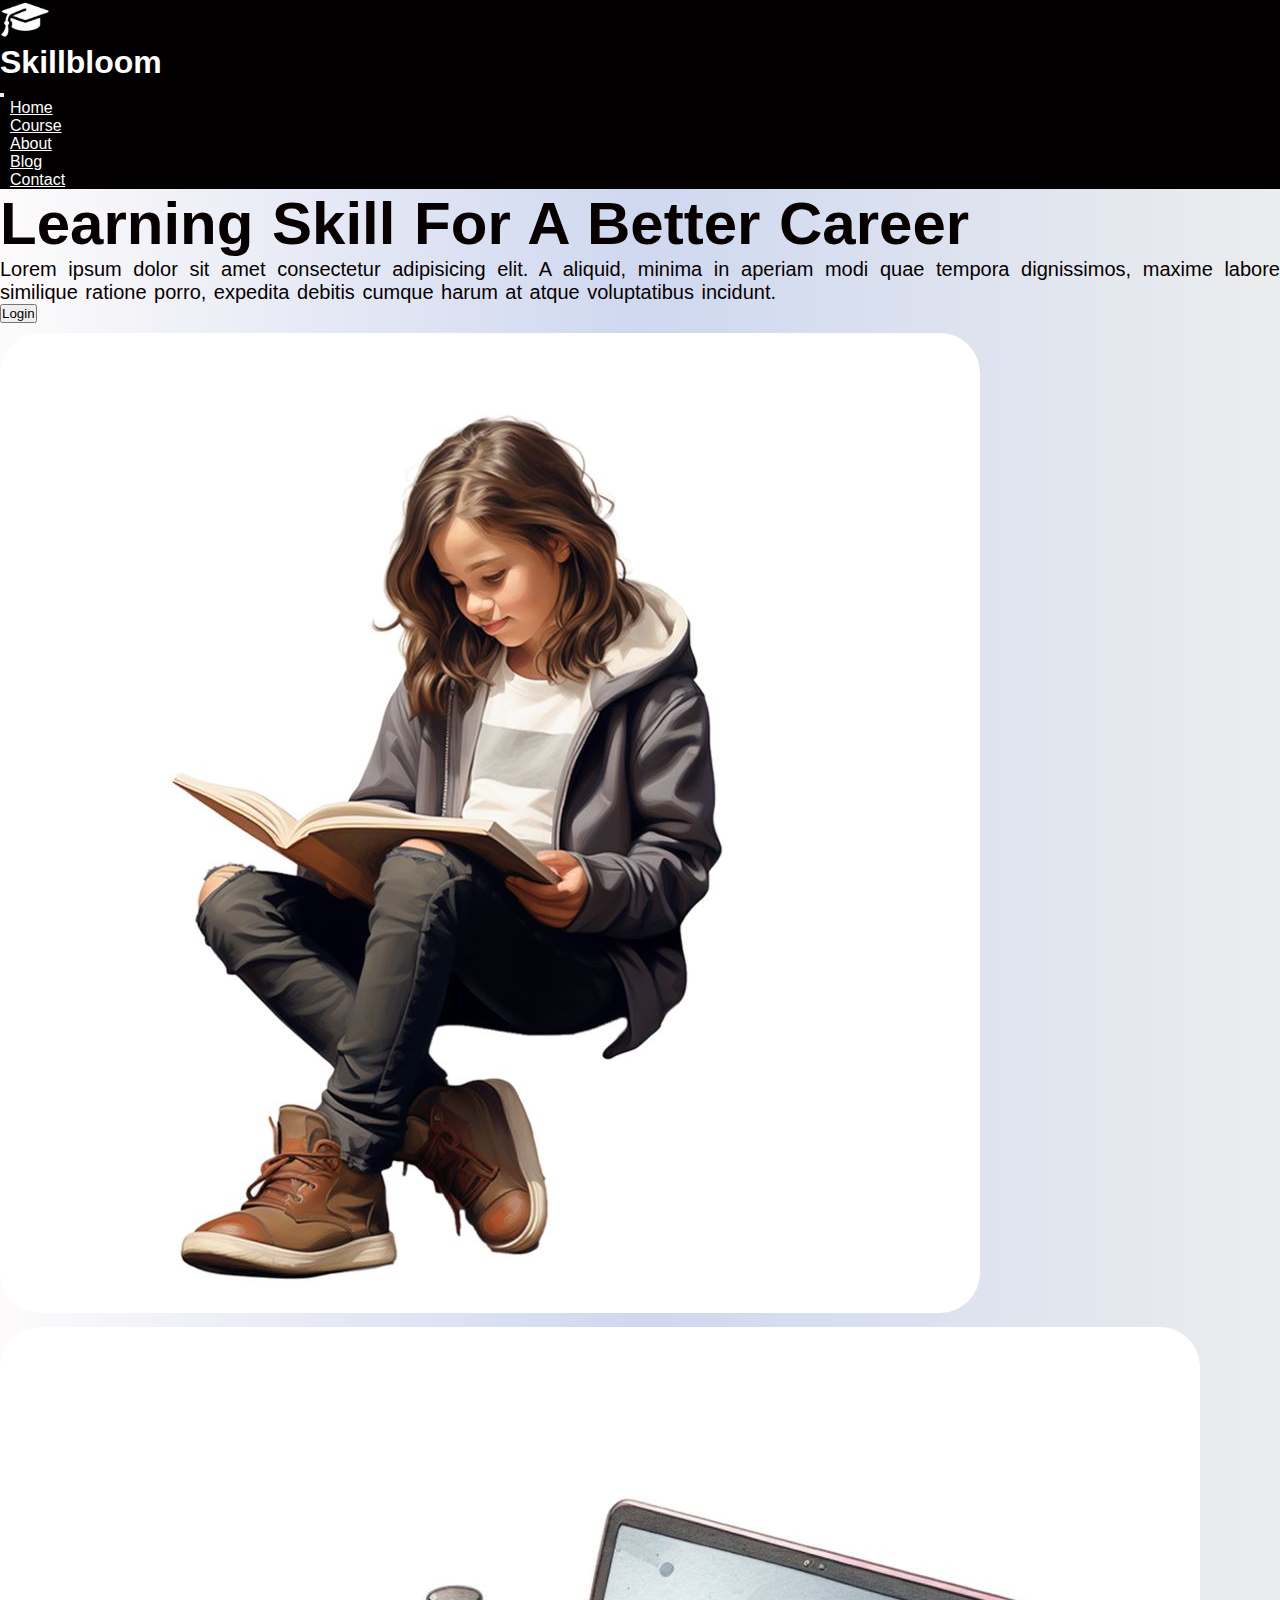
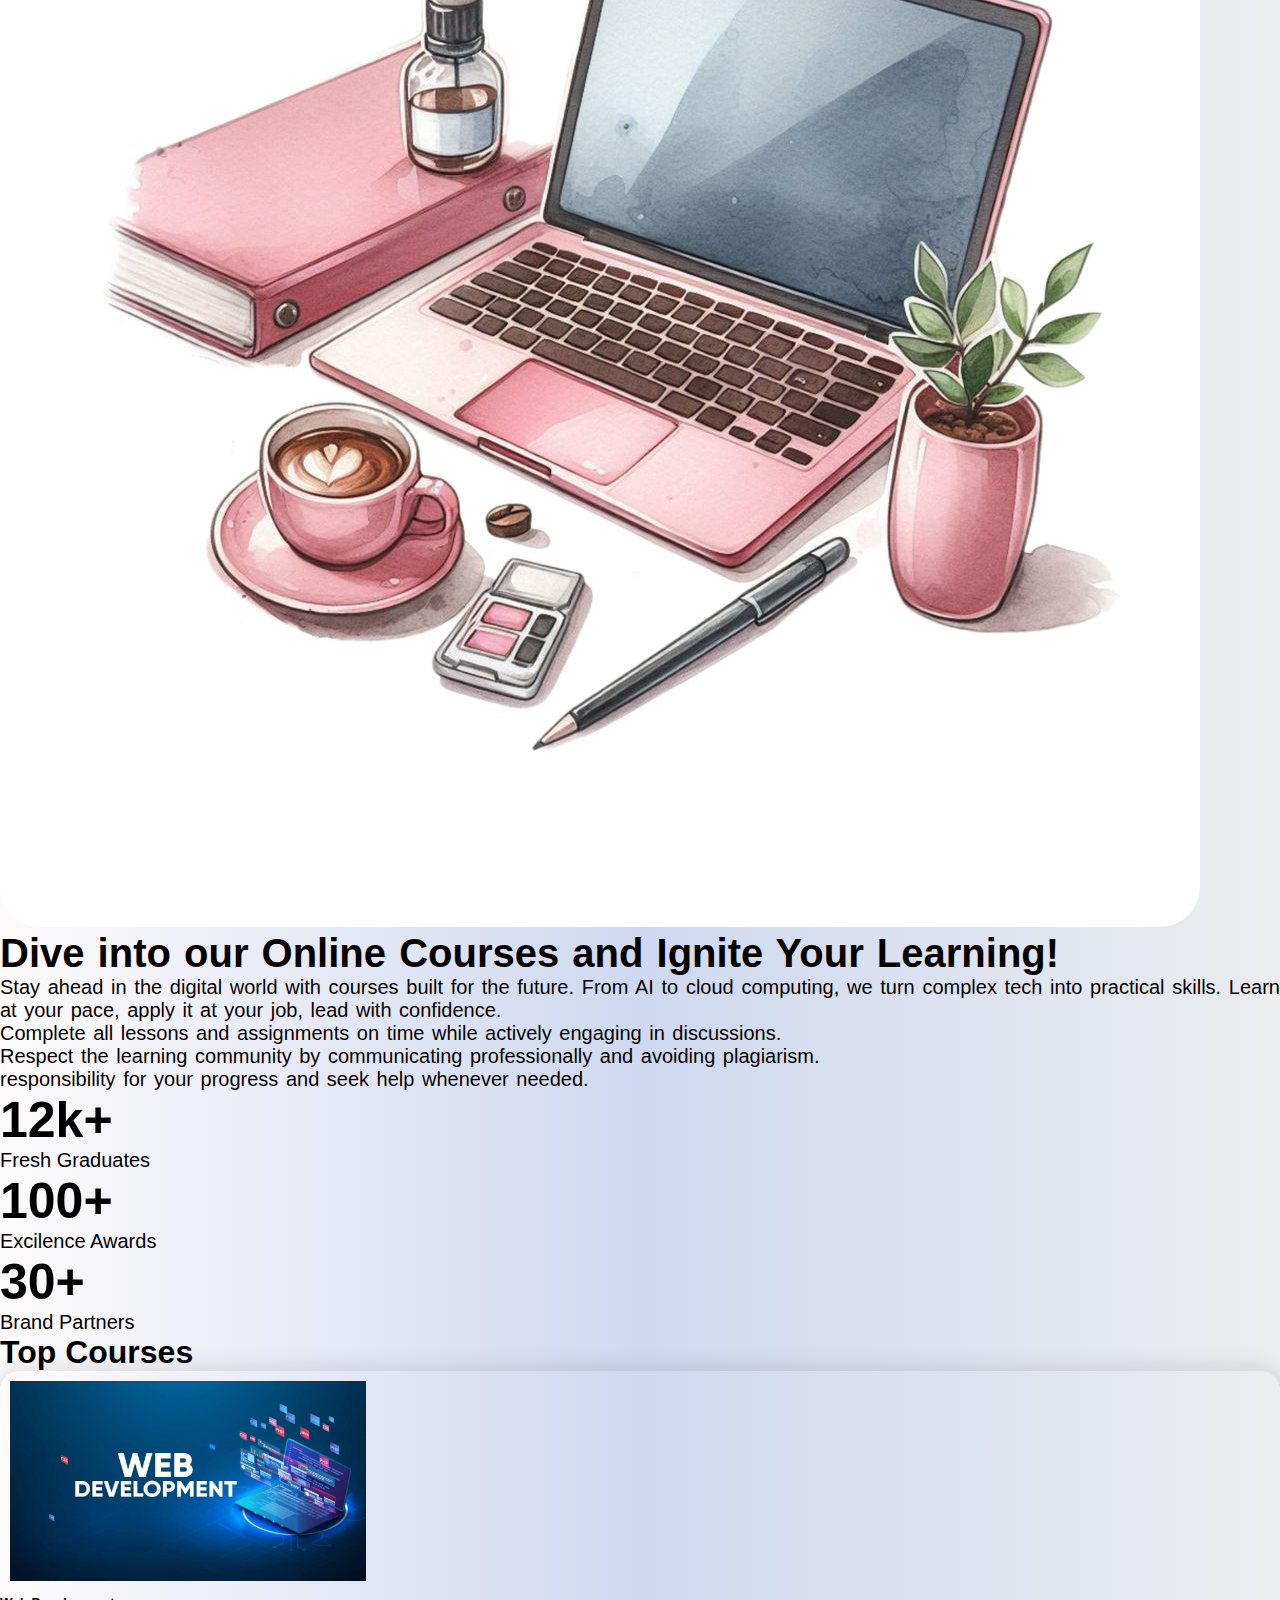
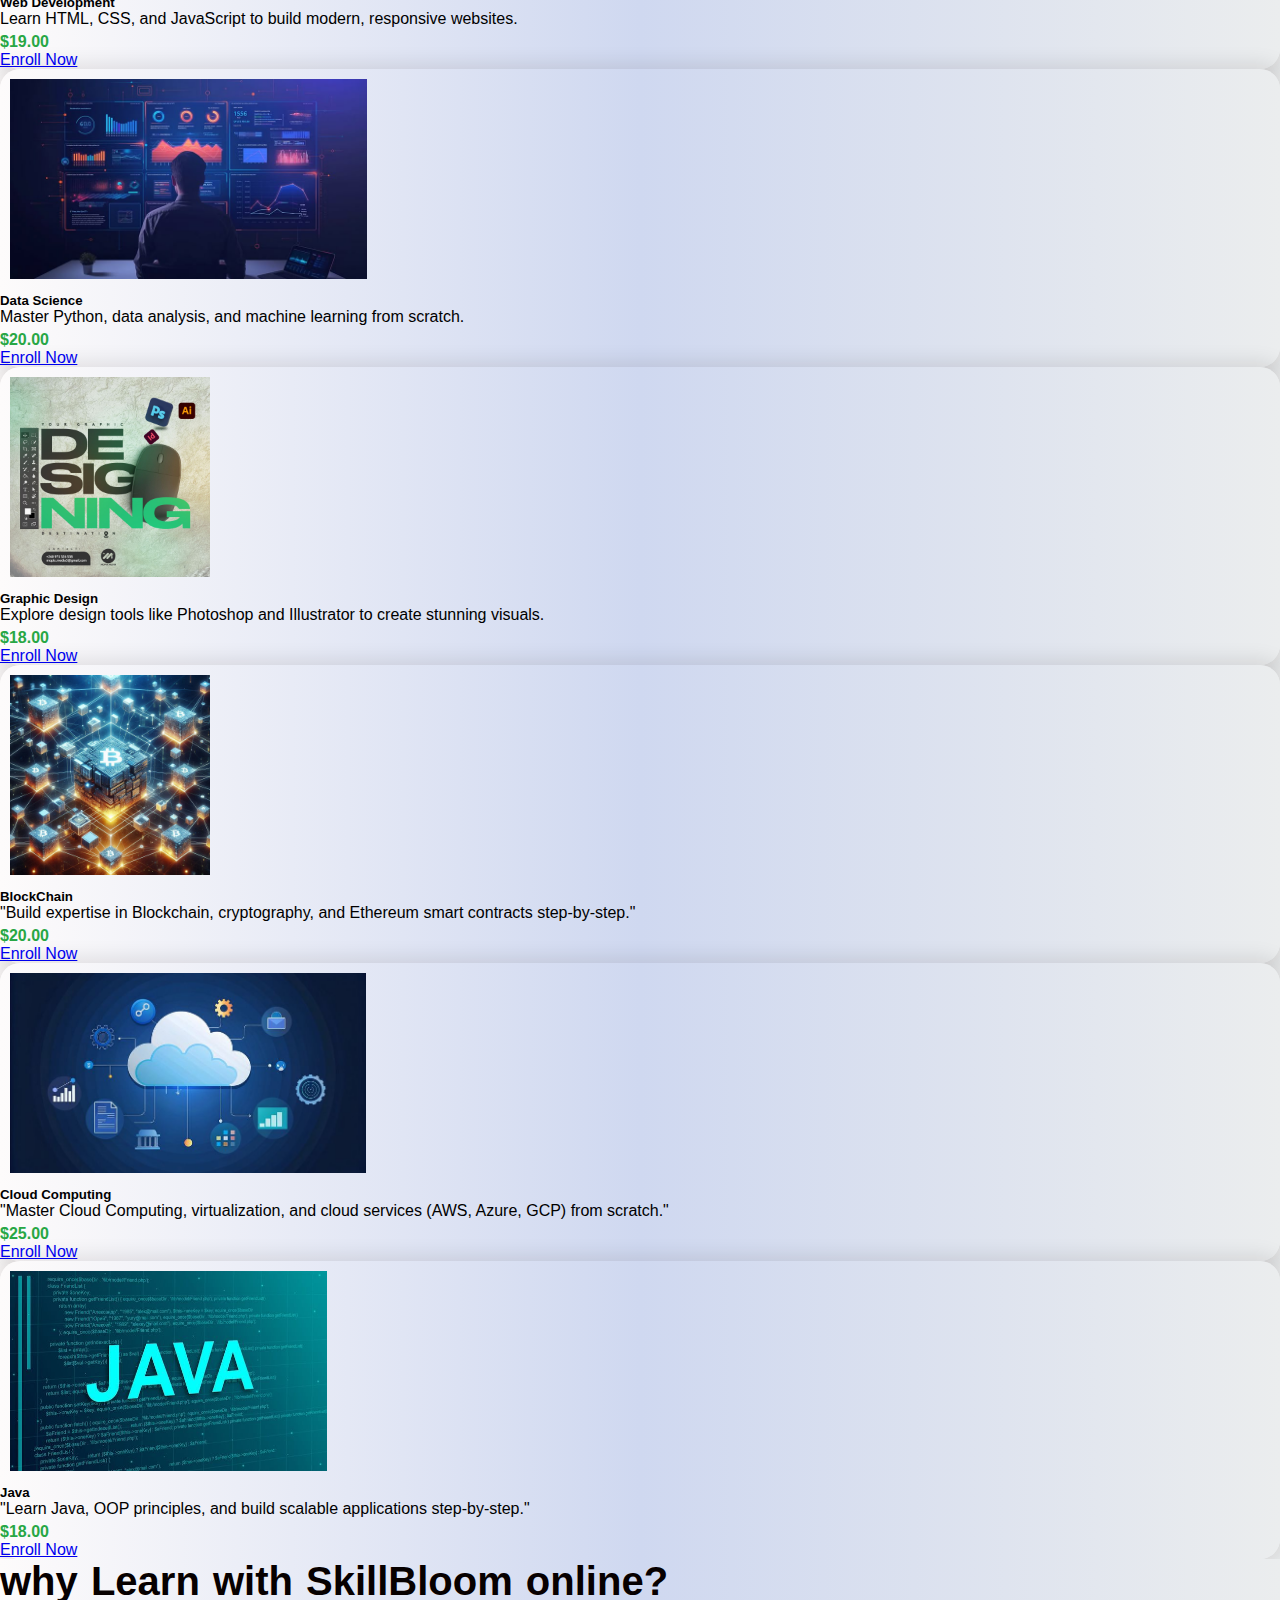
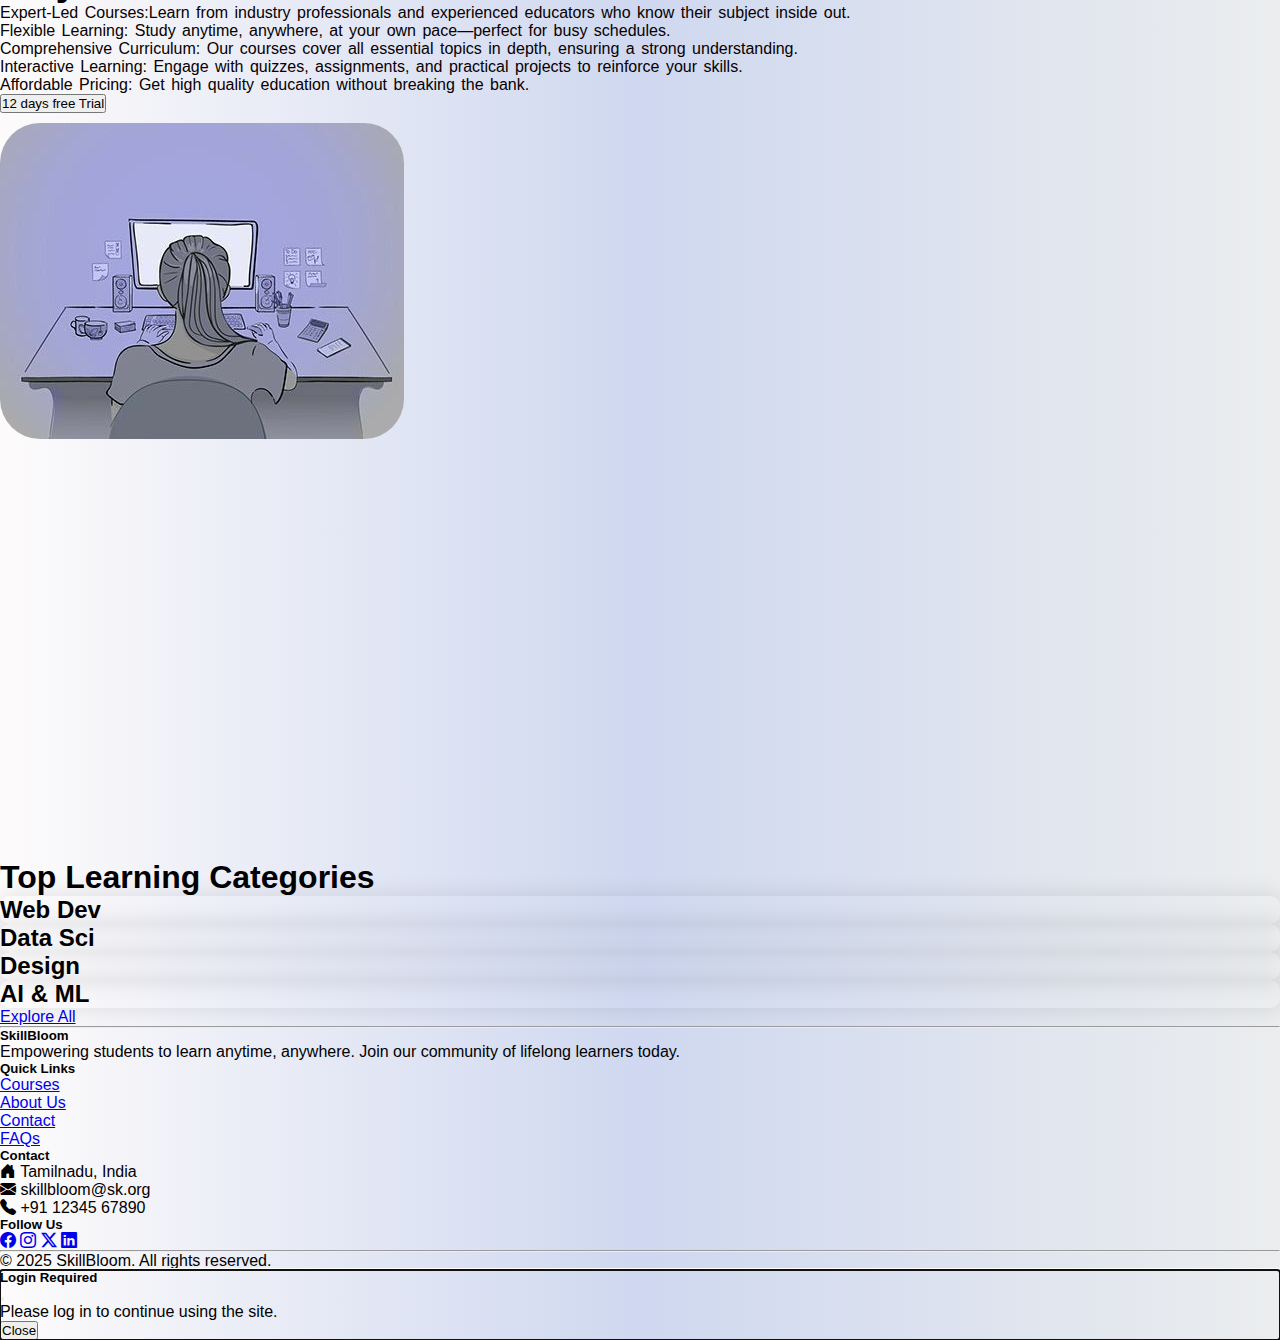
<file: index.html>
<!DOCTYPE html>
<html lang="en">

<head>
  <meta charset="UTF-8" />
  <meta name="viewport" content="width=device-width, initial-scale=1" />
  <title>Skillbloom</title>
  <link rel="stylesheet" href="https://cdnjs.cloudflare.com/ajax/libs/font-awesome/6.7.2/css/all.min.css">
  <link rel="stylesheet" href="style1.css">
  
  <link href="https://cdn.jsdelivr.net/npm/bootstrap-icons@1.11.1/font/bootstrap-icons.css" rel="stylesheet">
  <link href="https://cdn.jsdelivr.net/npm/bootstrap@5.3.7/dist/css/bootstrap.min.css" rel="stylesheet" integrity="sha384-LN+7fdVzj6u52u30Kp6M/trliBMCMKTyK833zpbD+pXdCLuTusPj697FH4R/5mcr" crossorigin="anonymous">

  <!-- <link href="https://cdn.jsdelivr.net/npm/bootstrap@5.3.3/dist/css/bootstrap.min.css" rel="stylesheet" /> -->
</head>

<body>

  <nav class="navbar navbar-expand-lg ">
    <div class="container">

      <!-- Logo,Brand Title -->
      <a class="navbar-brand d-flex align-items-center" href="#">
        <img src="logo2.jpg" alt="Logo" width="50" height="40" class="me-2">

      </a>

      <h1 class=" position-absolute top-50 start-50 translate-middle m-0">Skillbloom</h1>


      <!-- Toggle Button -->
      <button class="navbar-toggler" type="button" data-bs-toggle="collapse" data-bs-target="#mynavbar"
        aria-controls="mynavbar" aria-expanded="false" aria-label="Toggle navigation">
        <span class="navbar-toggler-icon"></span>
      </button>

      <!-- menu-->
      <div class="collapse navbar-collapse" id="mynavbar">
        <ul class="navbar-nav ms-auto">
          <li class="nav-item">
            <a href="index.html" class="nav-link active">Home</a>
          </li>
          <li class="nav-item">
            <a href="page2.html" class="nav-link active">Course</a>
          </li>
          <li class="nav-item">
            <a href="about.html" class="nav-link active">About</a>
          </li>
          <li class="nav-item">
            <a href="blog.html" class="nav-link active">Blog</a>
          </li>
          <li class="nav-item">
            <a href="contact.html" class="nav-link active">Contact</a>
          </li>
        </ul>
      </div>
    </div>
  </nav>

  <!--Home page-->
  <section id="home">
    <div class="Home">
      <div class="container">
        <div class="row">
          <div class="col-lg-6 col-md-6 col-12 d-flex flex-column justify-content-center pt-5 pb-5 order-1">
            <div class="ht">
              <h1>
                Learning Skill For A Better Career
              </h1>
              <p class="my-lg-2 my-3">Lorem ipsum dolor sit amet consectetur adipisicing elit. A aliquid, minima in
                aperiam modi quae tempora dignissimos, maxime labore similique ratione porro, expedita debitis cumque
                harum at atque voluptatibus incidunt.</p>
              <a href="sign.html"><button class="btn btn-dark text-white border border-dark">Login</button></a>

            </div>
          </div>
          <div class="col-lg-6 col-md-6 col-12 py-lg-0 mt-3 py-3 order-sm-2">
            <img src="homegirl.jpg" class="img-fluid" alt="">
          </div>
        </div>
      </div>
    </div>
  </section>
  <!-- feature -->
  <section id="online">
    <div class="container">
      <div class="row">
        <div class="col-lg-6 col-md-6 col-12 py-lg-0 py-3">
          <img src="online2.jpg" class="img-fluid" alt="">
        </div>
        <div class="col-lg-6 col-md-6 col-12 d-flex flex-column justify-content-center pt-5 pb-5 ">
          <div class="ht mb-5">
            <h2 class="mb-3">Dive into our Online Courses and Ignite Your Learning!</h2>
            <p>Stay ahead in the digital world with courses built for the future.
              From AI to cloud computing, we turn complex tech into practical skills.
              Learn at your pace, apply it at your job, lead with confidence.</p>
            <ul>
              <li>Complete all lessons and assignments on time while actively engaging in discussions.</li>

              <li>Respect the learning community by communicating professionally and avoiding plagiarism.</li>

              <li> responsibility for your progress and seek help whenever needed.</li>
            </ul>
          </div>
        </div>
      </div>
    </div>
  </section>
  <!-- +view -->
 <section id="view">
  <div class="container">
    <div class="row g-4 justify-content-center">
      <div class="col-lg-3 col-md-6 col-12 p-4 d-flex flex-column justify-content-evenly text-center">
        <h1>12k+</h1>
        <p>Fresh Graduates</p>
      </div>
      <div class="col-lg-3 col-md-6 col-12 p-4 d-flex flex-column justify-content-evenly text-center">
        <h1>100+</h1>
        <p>Excilence Awards</p>
      </div>
      <div class="col-lg-3 col-md-6 col-12 p-4 d-flex flex-column justify-content-evenly text-center">
        <h1>30+</h1>
        <p>Brand Partners</p>
      </div>
    </div>
  </div>
</section>
<!-- card -->
<section id="courses" class="py-5">
  <div class="container">
    <h1 class="mb-4 text-center">Top Courses</h1>
    <div class="row g-4">

      <!-- Card 1 -->
      <div class="col-lg-4 col-md-6 col-12">
        <div class="card h-100 course-card">
          <img src="card1web.jpg" class="card-img-top" alt="Web Development">
          <div class="card-body">
            <h5 class="card-title">Web Development</h5>
            <p class="card-text">Learn HTML, CSS, and JavaScript to build modern, responsive websites.</p>
            <h4 class="course-price">$19.00</h4>
          </div>
          <div class="card-footer">
            <a href="Courses1.html" class="btn btn-dark w-100">Enroll Now</a>
          </div>
        </div>
      </div>

      <!-- Card 2 -->
      <div class="col-lg-4 col-md-6 col-12">
        <div class="card h-100 course-card">
          <img src="card2DS.jpg" class="card-img-top" alt="Data Science">
          <div class="card-body">
            <h5 class="card-title">Data Science</h5>
            <p class="card-text">Master Python, data analysis, and machine learning from scratch.</p>
            <h4 class="course-price">$20.00</h4>
          </div>
          <div class="card-footer">
            <a href="#" class="btn btn-dark w-100">Enroll Now</a>
          </div>
        </div>
      </div>

      <!-- Card 3 -->
      <div class="col-lg-4 col-md-6 col-12">
        <div class="card h-100 course-card">
          <img src="card3GD.jpg" class="card-img-top" alt="Graphic Design">
          <div class="card-body">
            <h5 class="card-title">Graphic Design</h5>
            <p class="card-text">Explore design tools like Photoshop and Illustrator to create stunning visuals.</p>
            <h4 class="course-price">$18.00</h4>
          </div>
          <div class="card-footer">
            <a href="#" class="btn btn-dark w-100">Enroll Now</a>
          </div>
        </div>
      </div>
       <!-- Card 1 -->
      <div class="col-lg-4 col-md-6 col-12">
        <div class="card h-100 course-card">
          <img src="ai3.jpg" class="card-img-top" alt="Web Development">
          <div class="card-body">
            <h5 class="card-title">BlockChain</h5>
            <p class="card-text">"Build expertise in Blockchain, cryptography, and Ethereum smart contracts step-by-step."</p>
            <h4 class="course-price">$20.00</h4>
          </div>
          <div class="card-footer">
            <a href="#" class="btn btn-dark w-100">Enroll Now</a>
          </div>
        </div>
      </div>

      <!-- Card 2 -->
      <div class="col-lg-4 col-md-6 col-12">
        <div class="card h-100 course-card">
          <img src="cloud.jpg" class="card-img-top" alt="Data Science">
          <div class="card-body">
            <h5 class="card-title">Cloud Computing</h5>
            <p class="card-text">"Master Cloud Computing, virtualization, and cloud services (AWS, Azure, GCP) from scratch."</p>
            <h4 class="course-price">$25.00</h4>
          </div>
          <div class="card-footer">
            <a href="#" class="btn btn-dark w-100">Enroll Now</a>
          </div>
        </div>
      </div>

      <!-- Card 3 -->
      <div class="col-lg-4 col-md-6 col-12">
        <div class="card h-100 course-card">
          <img src="java.jpg" class="card-img-top" alt="Graphic Design">
          <div class="card-body">
            <h5 class="card-title">Java</h5>
            <p class="card-text">"Learn Java, OOP principles, and build scalable applications step-by-step."</p>
            <h4 class="course-price">$18.00</h4>
          </div>
          <div class="card-footer">
            <a href="#" class="btn btn-dark w-100">Enroll Now</a>
          </div>
        </div>
      </div>

    </div>
    </div>
 
    </section>
    <!-- <section id="courses" class="py-0">
      <div class="container">
        <div class="text-center mb-4">
          <a href="#" class="btn btn-dark px-5 py-2">Explore All Courses</a>
        </div>
        <div class="row g-4">
        </div>
      </div> -->
    </section>
     <!-- </div>
    </div>
    </div> 
  </section> -->
  <section id="why">
    <div class="why">
      <div class="container">
        <div class="row">
          <div class="col-lg-6 col-md-6 col-12 d-flex flex-column justify-content-center pt-5 pb-5 order-1">
            <div class="ht">
              <h1>
                why Learn with SkillBloom online?
              </h1>
              <ul class="my-lg-2 my-3">
                <li>Expert-Led Courses:Learn from industry professionals and experienced educators who know their subject inside out.</li>

                   <li>Flexible Learning: Study anytime, anywhere, at your own pace—perfect for busy schedules.</li>

                 <li>Comprehensive Curriculum: Our courses cover all essential topics in depth, ensuring a strong understanding.</li>

                    <li>Interactive Learning: Engage with quizzes, assignments, and practical projects to reinforce your skills.</li>

                       <li>Affordable Pricing: Get high quality education without breaking the bank.</li>


                
              </ul>
              <button class="btn btn-dark text-white border border-dark">12 days free Trial</button>

            </div>
          </div>
          <div class="col-lg-6 col-md-6 col-12 py-lg-0 mt-3   py-3 order-sm-2">
            <img src="homev.jpg" class="img-fluid w-100" alt="">
          </div>
        </div>
      </div>
    </div>
  </section>
  <!-- top categories -->
  <section id="topcat" class="py-2">
  <div class="container">
    <h1 class="mb-4 text-center">Top Learning Categories</h1>
    

    <!-- Cards -->
    <div class="row g-4">

      <!-- Card 1 -->
      <div class="col-lg-3 col-md-6 col-12">
        <div class="card text-center p-4 shadow-sm h-100">
          <h2 class="mb-0">Web Dev</h2>
        </div>
      </div>

      <!-- Card 2 -->
      <div class="col-lg-3 col-md-6 col-12">
        <div class="card text-center p-4 shadow-sm h-100">
          <h2 class="mb-0">Data Sci</h2>
        </div>
      </div>

      <!-- Card 3 -->
      <div class="col-lg-3 col-md-6 col-12">
        <div class="card text-center p-4 shadow-sm h-100">
          <h2 class="mb-0">Design</h2>
        </div>
      </div>

      <!-- Card 4 -->
      <div class="col-lg-3 col-md-6 col-12">
         <div class="card text-center p-4 shadow-sm h-100">
          <h2 class="mb-0">AI & ML</h2>
        </div>
      </div>
      <div class="text-center mb-4">
      <a href="page2.html" class="btn btn-dark px-5 py-2">Explore All</a>
    </div>

    </div>
  </div>
<!-- </section> -->
 <section id="footer">
  <hr>
<footer class=" text-dark pt-5 pb-4">
  <div class="container text-md-left">
    <div class="row text-md-left text-center">

      <!-- Logo or Brand -->
      <div  class="col-md-3 col-lg-3 col-xl-3 mx-auto mt-3">
        <h5 style="text-align: left;" class="text-uppercase mb-4 font-weight-bold">SkillBloom</h5>
        <p style="text-align: left;">Empowering students to learn anytime, anywhere. Join our community of lifelong learners today.</p>
      </div>

      <!-- Quick Links -->
      <div class="col-md-2 col-lg-2 col-xl-2 mx-auto mt-3" >
        <h5 style="text-align: left;" class="text-uppercase mb-4 font-weight-bold">Quick Links</h5>
        <p style="text-align: left;"><a href="#" class="text-dark text-decoration-none">Courses</a></p>
        <p style="text-align: left;"><a href="#" class="text-dark text-decoration-none">About Us</a></p>
        <p style="text-align: left;"><a href="#" class="text-dark text-decoration-none">Contact</a></p>
        <p style="text-align: left;"><a href="#" class="text-dark text-decoration-none">FAQs</a></p>
      </div>

      <!-- Contact -->
      <div class="col-md-4 col-lg-3 col-xl-3 mx-auto mt-3">
        <h5 style="text-align: left;" class="text-uppercase mb-4 font-dark-bold">Contact</h5>
        <p style="text-align: left;"><i class="bi bi-house-door-fill me-2"></i> Tamilnadu, India</p>
        <p style="text-align: left;"><i class="bi bi-envelope-fill me-2"></i> skillbloom@sk.org</p>
        <p style="text-align: left;"><i class="bi bi-telephone-fill me-2"></i> +91 12345 67890</p>
      </div>

      <!-- Social Media -->
      <div style="text-align: left;" class="col-md-3 col-lg-4 col-xl-3 mx-auto mt-3">
        <h5 style="text-align: left;" class="text-uppercase mb-4 font-weight-bold">Follow Us</h5>
        <a href="#" class="text-dark me-3"><i class="bi bi-facebook"></i></a>
        <a href="#" class="text-dark me-3"><i class="bi bi-instagram"></i></a>
        <a href="#" class="text-dark me-3"><i class="bi bi-twitter-x"></i></a>
        <a href="#" class="text-dark"><i class="bi bi-linkedin"></i></a>
      </div>

    </div>

    <hr class="my-3" />

    <!-- Copyright -->
    <div class="row">
      <div class="col-md-12 text-center">
        <p class="mb-0">&copy; 2025 SkillBloom. All rights reserved.</p>
      </div>
    </div>

  </div>
</footer>
</section>
  <!-- Bootstrap JS Bundle (required for navbar toggle) -->
  <!-- <script src="https://cdn.jsdelivr.net/npm/bootstrap@5.3.3/dist/js/bootstrap.bundle.min.js"></script> -->
   <!-- POPUP MODAL -->
  <div class="modal fade" id="loginPopupModal" tabindex="-1" aria-labelledby="loginPopupLabel" aria-hidden="true">
    <div class="modal-dialog modal-dialog-centered">
      <div class="modal-content">
        <div class="modal-header text-light bg-dark">
          <h5 class="modal-title" id="loginPopupLabel">Login Required</h5>
          <button type="button" class="btn-close" data-bs-dismiss="modal" aria-label="Close"></button>
        </div>
        <div class="modal-body">
          Please log in to continue using the site.
        </div>
        <div class="modal-footer">
          <button type="button" class="btn btn-secondary" data-bs-dismiss="modal">Close</button>
          <!-- <a href="sign.html" class="btn btn-dark" data-bs-dismiss="modal">Go to Login</a> -->
        </div>
      </div>
    </div>
  </div>
  <script src="https://cdn.jsdelivr.net/npm/bootstrap@5.3.3/dist/js/bootstrap.bundle.min.js"></script>
  <script>
    document.addEventListener("DOMContentLoaded", function () {
      var loginModal = new bootstrap.Modal(document.getElementById('loginPopupModal'));
      loginModal.show();
    });
  </script>

</body>
</html>
</file>
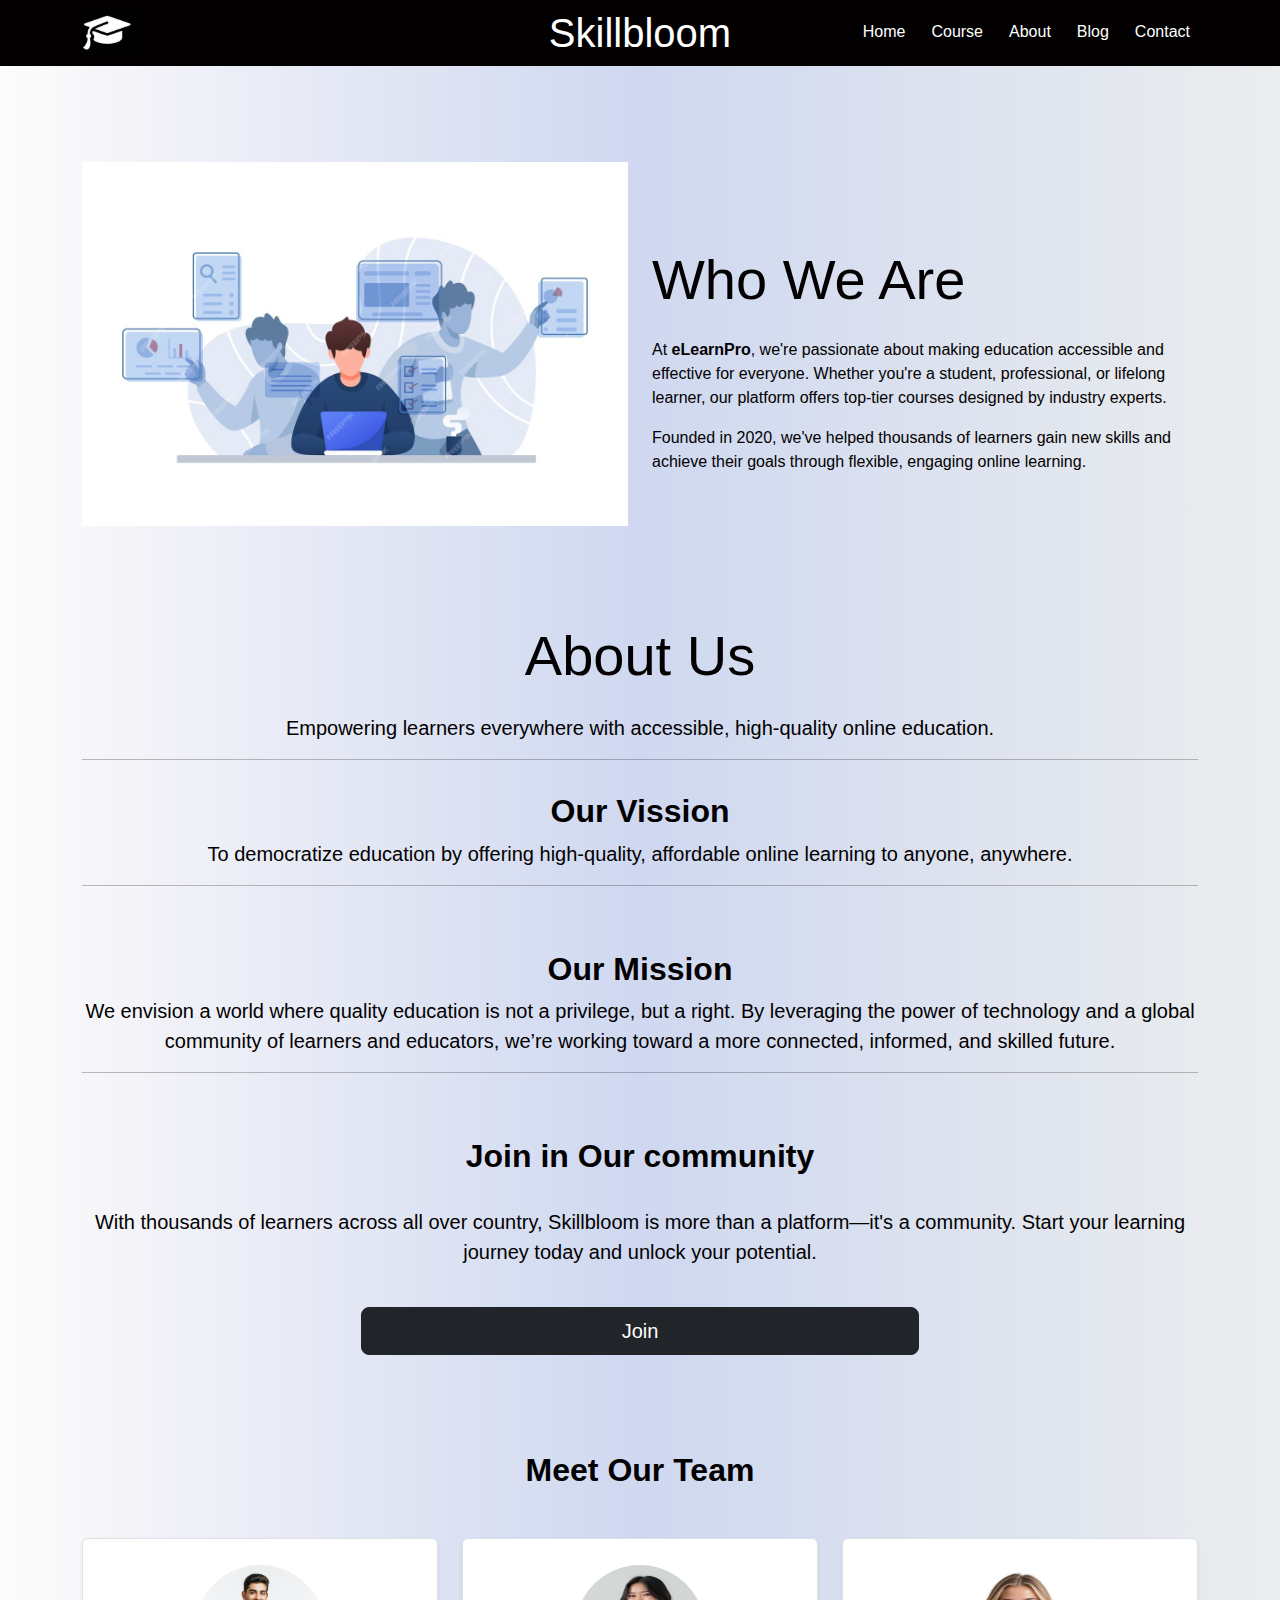
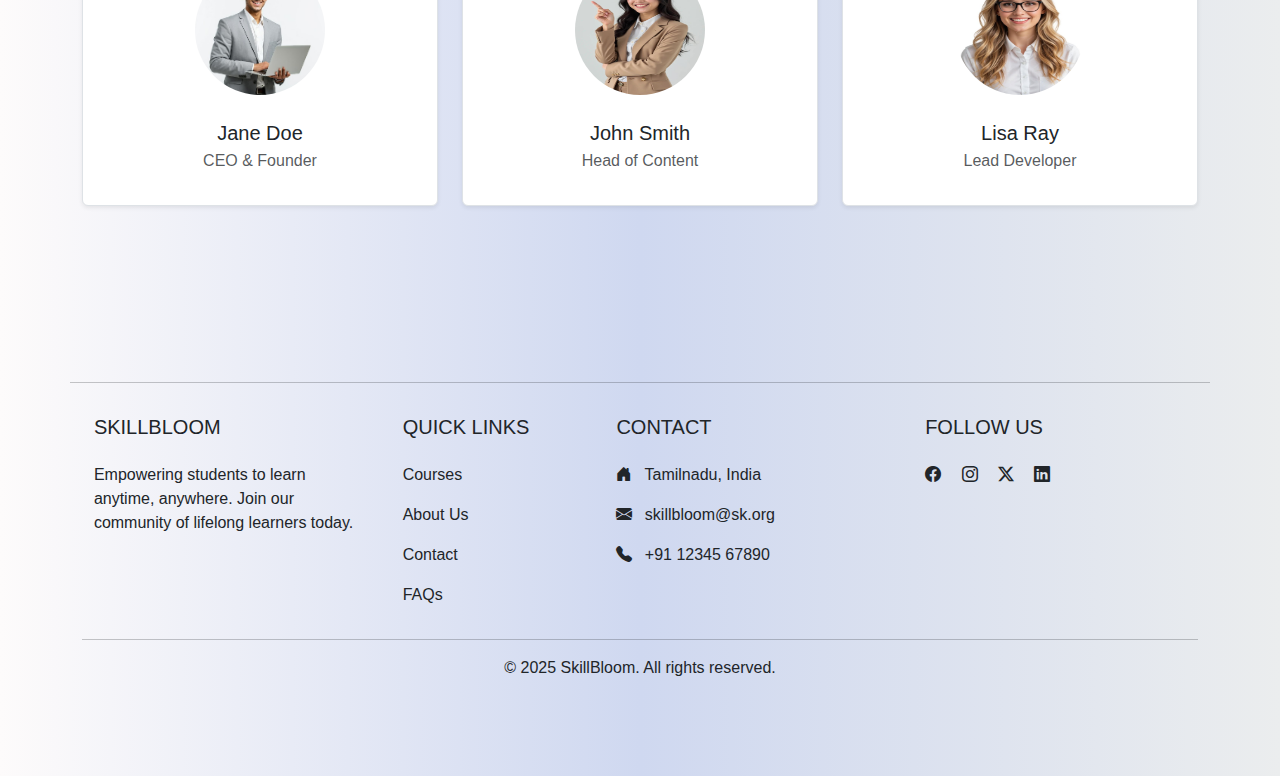
<file: about.html>
<!DOCTYPE html>
<html lang="en">
<head>
  <meta charset="UTF-8" />
  <meta name="viewport" content="width=device-width, initial-scale=1" />
  <title>Skillbloom</title>
  <link rel="stylesheet" href="https://cdnjs.cloudflare.com/ajax/libs/font-awesome/6.7.2/css/all.min.css">
  <link rel="stylesheet" href="Courses.css">
  
  <link href="https://cdn.jsdelivr.net/npm/bootstrap-icons@1.11.1/font/bootstrap-icons.css" rel="stylesheet">

  <link href="https://cdn.jsdelivr.net/npm/bootstrap@5.3.3/dist/css/bootstrap.min.css" rel="stylesheet" />
</head>

<body>
    <nav class="navbar navbar-expand-lg ">
    <div class="container">

      <!-- Logo,Brand Title -->
      <a class="navbar-brand d-flex align-items-center" href="#">
        <img src="logo2.jpg" alt="Logo" width="50" height="40" class="me-2">

      </a>

      <h1 class=" position-absolute top-50 start-50 translate-middle m-0">Skillbloom</h1>


      <!-- Toggle Button -->
      <button class="navbar-toggler" type="button" data-bs-toggle="collapse" data-bs-target="#mynavbar"
        aria-controls="mynavbar" aria-expanded="false" aria-label="Toggle navigation">
        <span class="navbar-toggler-icon"></span>
      </button>

      <!-- menu-->
      <div class="collapse navbar-collapse" id="mynavbar">
        <ul class="navbar-nav ms-auto">
          <li class="nav-item">
            <a href="index.html" class="nav-link active">Home</a>
          </li>
          <li class="nav-item">
            <a href="page2.html" class="nav-link">Course</a>
          </li>
          <li class="nav-item">
            <a href="about.html" class="nav-link">About</a>
          </li>
          <li class="nav-item">
            <a href="blog.html" class="nav-link">Blog</a>
          </li>
          <li class="nav-item">
            <a href="contact.html" class="nav-link">Contact</a>
          </li>
        </ul>
      </div>
    </div>
  </nav>
  <section id="hero" class="py-5">
    <div class="container">
      <div class="row align-items-center">
        <div class="col-md-6">
          <img src="abus.jpg" alt="eLearning" class="img-fluid rounded py-5">
        </div>
        <div class="col-md-6">
          <h2 class="display-4 py-5 pb-3">Who We Are</h2>
          <p class="txt">At <strong>eLearnPro</strong>, we're passionate about making education accessible and effective for everyone. Whether you're a student, professional, or lifelong learner, our platform offers top-tier courses designed by industry experts.</p>
          <p class="txt">Founded in 2020, we've helped thousands of learners gain new skills and achieve their goals through flexible, engaging online learning.</p>
        </div>
      </div>
    </div>
  <section id="hero" class="hero text-center">
    <div class="container">
      <h1 class="display-4 py-5 pb-3">About Us</h1>
      <p class="lead">Empowering learners everywhere with accessible, high-quality online education.</p>
      <!-- <a href="#Mission" class="btn btn-dark btn-lg mt-4">See More</a> -->
       <hr class="my-3" />
    </div>
    

  <!-- About Content -->


  <!-- Mission Section -->
  <section id="Mission" class="py-3">
    <div class="container text-center">
      <h2><strong> Our  Vission</strong></h2>
     
      <p class="lead">To democratize education by offering high-quality, affordable online learning to anyone, anywhere.</p>
      <hr class="my-3" />
    </div>
      
   <section id="vission" class="py-5">
    <div class="container text-center">
      <h2><strong>Our  Mission</strong></h2>
      <p class="lead">We envision a world where quality education is not a privilege, but a right. By leveraging the power of technology and a global community of learners and educators, we’re working toward a more connected, informed, and skilled future.</p>
      <hr class="my-3" />
    </div>
      
     <section id="vission" class="py-5">
        <div class="container text-center">
            <h2><strong>Join in Our community</strong></h2>
            <br>
            <p class="lead">With thousands of learners across all over country, Skillbloom is more than a platform—it's a community. Start your learning journey today and unlock your potential.</p>
            <a href="#" class="btn btn-dark btn-lg mt-4 w-50">Join</a>
        </div>


  <!-- Team Section -->
   <br><br>
 <section class="team py-5">
  <div class="container">
    <h2 class="text-center mb-5"><strong>Meet Our Team</strong></h2>
    <div class="row text-center justify-content-center">
      
      <!-- Team Member 1 -->
      <div class="col-md-4 mb-3 ">
        <div class="card border rounded shadow-sm h-100">
          <div class="card-body">
            <img src="ment1.jpg" class="rounded-circle mb-3" width="150" height="150" alt="Jane Doe">
            <h5 class="card-title mb-1">Jane Doe</h5>
            <p class="text-muted">CEO & Founder</p>
          </div>
        </div>
      </div>

      <!-- Team Member 2 -->
      <div class="col-md-4 mb-3">
        <div class="card border rounded shadow-sm h-100">
          <div class="card-body">
            <img src="ment2.jpg" class="rounded-circle mb-3" width="150" height="150" alt="John Smith">
            <h5 class="card-title mb-1">John Smith</h5>
            <p class="text-muted">Head of Content</p>
          </div>
        </div>
      </div>

      <!-- Team Member 3 -->
      <div class="col-md-4 mb-3 ">
        <div class="card border rounded shadow-sm h-100">
          <div class="card-body">
            <img src="ment3.jpg" class="rounded-circle mb-3" width="150" height="150" alt="Lisa Ray">
            <h5 class="card-title mb-1">Lisa Ray</h5>
            <p class="text-muted">Lead Developer</p>
          </div>
        </div>
      </div>

       </div>
     </div>
     </section>

   </section>
  </section>
 </section>
 <section id="footer">
  
 <footer class=" text-dark  pb-5">
  <div class="container text-md-left">
    <div class="row text-md-left text-center">
 <hr>
      <!-- Logo or Brand -->
      <div  class="col-md-3 col-lg-3 col-xl-3 mx-auto mt-3">
        <h5 style="text-align: left;" class="text-uppercase mb-4 font-weight-bold">SkillBloom</h5>
        <p style="text-align: left;">Empowering students to learn anytime, anywhere. Join our community of lifelong learners today.</p>
      </div>

      <!-- Quick Links -->
      <div class="col-md-2 col-lg-2 col-xl-2 mx-auto mt-3" >
        <h5 style="text-align: left;" class="text-uppercase mb-4 font-weight-bold">Quick Links</h5>
        <p style="text-align: left;"><a href="#" class="text-dark text-decoration-none">Courses</a></p>
        <p style="text-align: left;"><a href="#" class="text-dark text-decoration-none">About Us</a></p>
        <p style="text-align: left;"><a href="#" class="text-dark text-decoration-none">Contact</a></p>
        <p style="text-align: left;"><a href="#" class="text-dark text-decoration-none">FAQs</a></p>
      </div>

      <!-- Contact -->
      <div class="col-md-4 col-lg-3 col-xl-3 mx-auto mt-3">
        <h5 style="text-align: left;" class="text-uppercase mb-4 font-dark-bold">Contact</h5>
        <p style="text-align: left;"><i class="bi bi-house-door-fill me-2"></i> Tamilnadu, India</p>
        <p style="text-align: left;"><i class="bi bi-envelope-fill me-2"></i> skillbloom@sk.org</p>
        <p style="text-align: left;"><i class="bi bi-telephone-fill me-2"></i> +91 12345 67890</p>
      </div>

      <!-- Social Media -->
      <div style="text-align: left;" class="col-md-3 col-lg-4 col-xl-3 mx-auto mt-3">
        <h5 style="text-align: left;" class="text-uppercase mb-4 font-weight-bold">Follow Us</h5>
        <a href="#" class="text-dark me-3"><i class="bi bi-facebook"></i></a>
        <a href="#" class="text-dark me-3"><i class="bi bi-instagram"></i></a>
        <a href="#" class="text-dark me-3"><i class="bi bi-twitter-x"></i></a>
        <a href="#" class="text-dark"><i class="bi bi-linkedin"></i></a>
      </div>

    </div>

    <hr class="my-3" />

    <!-- Copyright -->
    <div class="row">
      <div class="col-md-12 text-center">
        <p class="mb-0">&copy; 2025 SkillBloom. All rights reserved.</p>
      </div>
    </div>

  </div>
</footer>
</section>
  <script src="https://cdn.jsdelivr.net/npm/bootstrap@5.3.3/dist/js/bootstrap.bundle.min.js"></script>

</body>

</html>
</file>
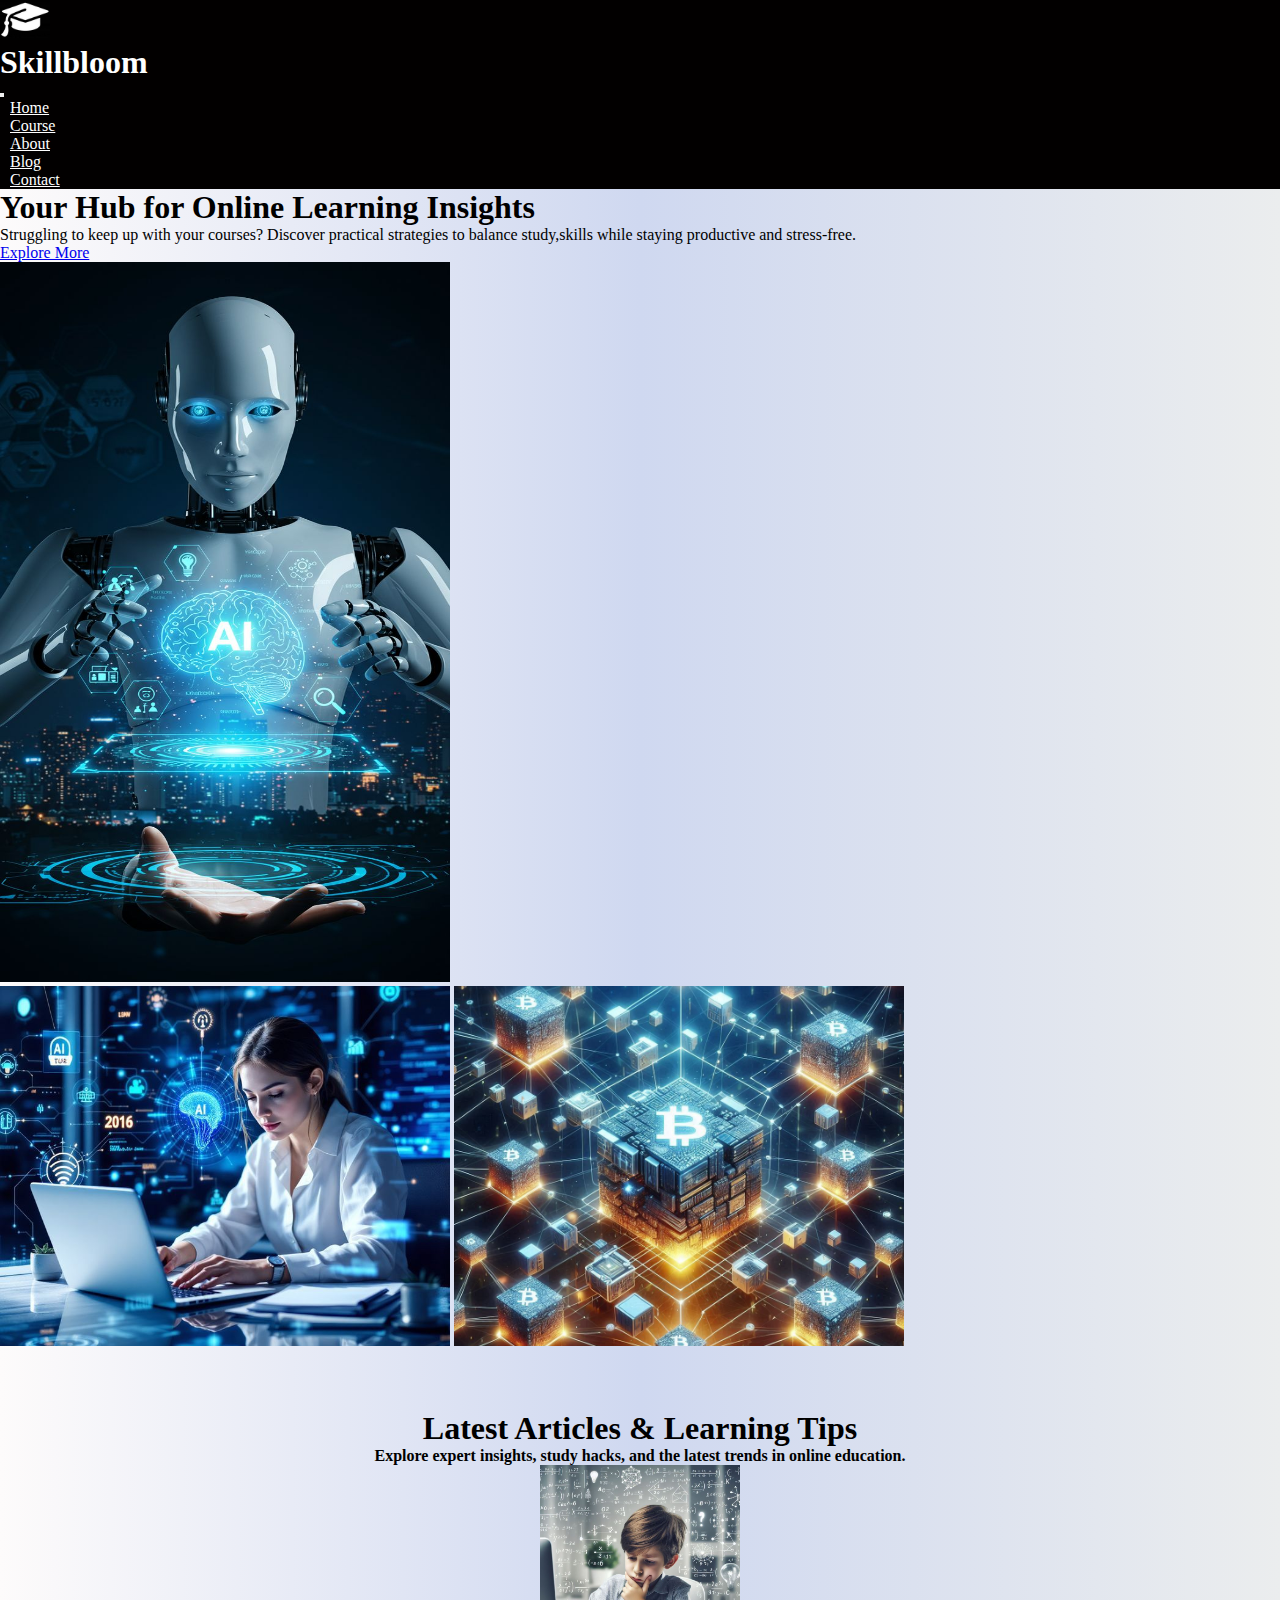
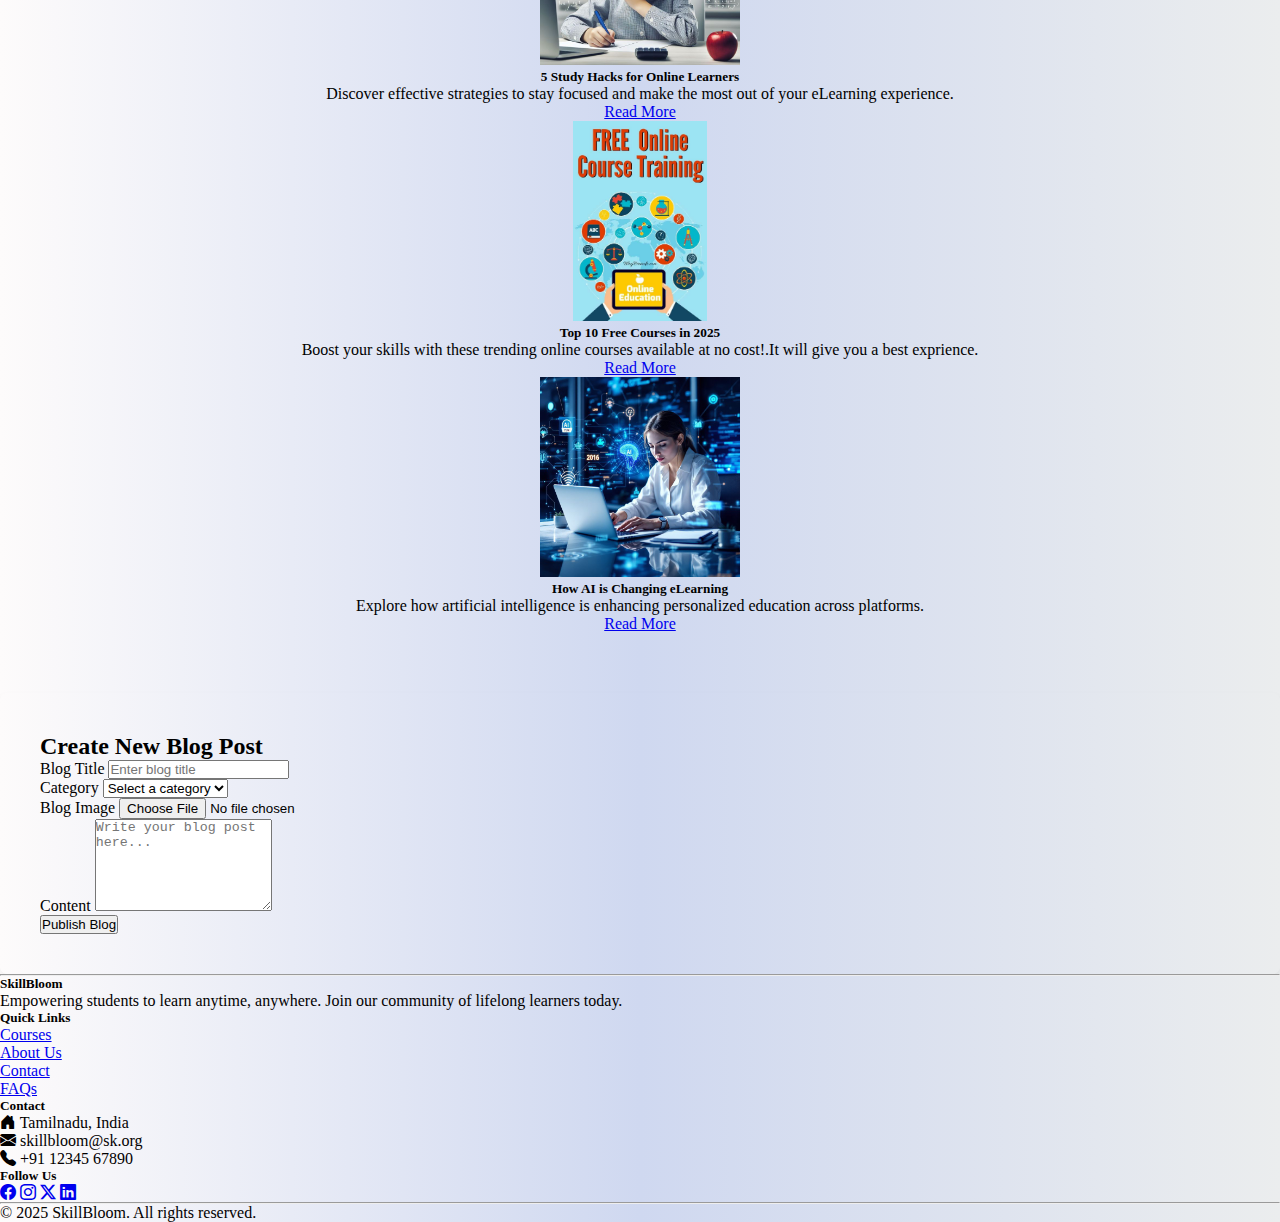
<file: blog.html>
<!DOCTYPE html>
<html lang="en">

<head>
  <meta charset="UTF-8" />
  <meta name="viewport" content="width=device-width, initial-scale=1" />
  <title>Skillbloom</title>
  <link rel="stylesheet" href="https://cdnjs.cloudflare.com/ajax/libs/font-awesome/6.7.2/css/all.min.css">
  <link rel="stylesheet" href="blog.css">
  
  <link href="https://cdn.jsdelivr.net/npm/bootstrap-icons@1.11.1/font/bootstrap-icons.css" rel="stylesheet">
  <link href="https://cdn.jsdelivr.net/npm/bootstrap@5.3.7/dist/css/bootstrap.min.css" rel="stylesheet" integrity="sha384-LN+7fdVzj6u52u30Kp6M/trliBMCMKTyK833zpbD+pXdCLuTusPj697FH4R/5mcr" crossorigin="anonymous">
  <!-- <link href="https://cdn.jsdelivr.net/npm/bootstrap@5.3.3/dist/css/bootstrap.min.css" rel="stylesheet" /> -->
</head>

<body>

  <nav class="navbar navbar-expand-lg ">
    <div class="container">

      <!-- Logo,Brand Title -->
      <a class="navbar-brand d-flex align-items-center" href="#">
        <img src="logo2.jpg" alt="Logo" width="50" height="40" class="me-2">

      </a>

      <h1 class=" position-absolute top-50 start-50 translate-middle m-0">Skillbloom</h1>


      <!-- Toggle Button -->
      <button class="navbar-toggler" type="button" data-bs-toggle="collapse" data-bs-target="#mynavbar"
        aria-controls="mynavbar" aria-expanded="false" aria-label="Toggle navigation">
        <span class="navbar-toggler-icon"></span>
      </button>

      <!-- menu-->
      <div class="collapse navbar-collapse" id="mynavbar">
        <ul class="navbar-nav ms-auto">
          <li class="nav-item">
            <a href="index.html" class="nav-link active">Home</a>
          </li>
          <li class="nav-item">
            <a href="page2.html" class="nav-link">Course</a>
          </li>
          <li class="nav-item">
            <a href="about.html" class="nav-link">About</a>
          </li>
          <li class="nav-item">
            <a href="blog.html" class="nav-link">Blog</a>
          </li>
          <li class="nav-item">
            <a href="contact.html" class="nav-link">Contact</a>
          </li>
        </ul>
      </div>
    </div>
  </nav>
   <!-- blog -->
   <section id="B1" class="text-dark py-5">
  <div class="container">
    <div class="row align-items-center justify-content-evenly">

      <!-- Text Content -->
      <div class="col-lg-4 col-md-6 mb-4">
        <h1 class="display-5 fw-bold">Your Hub for Online Learning Insights</h1>
        <p class="mt-4 fs-5">
          Struggling to keep up with your courses? Discover practical strategies to balance study,skills while staying productive and stress-free.
        </p>
        <a href="#hero" class="btn btn-outline-dark rounded-pill mt-3 px-4 py-2">
          Explore More
        </a>
      </div>

      <!-- Main Image -->
      <div class="col-lg-4 col-md-6 mb-4 mt-3 text-center">
        <img src="ai1.jpg" alt="Main watch display" class="img-fluid rounded-4" style="height: 80vh; width: 50vh;">
      </div>

      <!-- Side Images -->
      <div class="col-lg-3 col-md-12 text-center">
        <img src="ai2.jpg" alt="Watch close-up 1" class="img-fluid rounded-4 mb-5" style="height: 40vh; width: 50vh; object-fit: cover;">
        <img src="ai3.jpg" alt="Watch close-up 2" class="img-fluid rounded-4" style="height: 40vh; width: 50vh; object-fit: cover;">
      </div>
    </section>

<!-- latest -->
 <!-- Hero Section -->
  <section id="hero">
    <div class="container">
      <h1 class="display-5"><strong>Latest Articles & Learning Tips</strong></h1>
      <p class="lead"><strong>Explore expert insights, study hacks, and the latest trends in online education.</strong></p>
    </div>
 

  <!-- Blog Posts -->
  <div class="container my-5">
    <div class="row g-4">
      <!-- Blog Card 1 -->
      <div class="col-md-4">
        <div class="card blog-card shadow-sm">
          <img src="hacks.jpg" class="card-img-top p-3" alt="Blog image">
          <div class="card-body">
            <h5 class="card-title">5 Study Hacks for Online Learners</h5>
            <p class="card-text">Discover effective strategies to stay focused and make the most out of your eLearning experience.</p>
            <a href="#" class="btn btn-dark btn-sm">Read More</a>
          </div>
        </div>
      </div>

      <!-- Blog Card 2 -->
      <div class="col-md-4">
        <div class="card blog-card shadow-sm">
          <img src="freecourses.jpg" class="card-img-top p-3" alt="Blog image">
          <div class="card-body">
            <h5 class="card-title">Top 10 Free Courses in 2025</h5>
            <p class="card-text">Boost your skills with these trending online courses available at no cost!.It will give you a best exprience.</p>
            <a href="#" class="btn btn-dark btn-sm">Read More</a>
          </div>
        </div>
      </div>

      <!-- Blog Card 3 -->
      <div class="col-md-4">
        <div class="card blog-card shadow-sm">
          <img src="ai2.jpg" class="card-img-top p-3" alt="Blog image">
          <div class="card-body">
            <h5 class="card-title">How AI is Changing eLearning</h5>
            <p class="card-text">Explore how artificial intelligence is enhancing personalized education across platforms.</p>
            <a href="#" class="btn btn-dark btn-sm">Read More</a>
          </div>
        </div>
      </div>
    </div>
  </div>
   </section>
    <section id="blg">
  <div class="container">
    <div class="form-section">
      <h2 class="mb-4">Create New Blog Post</h2>
      <form>
        <!-- Blog Title -->
        <div class="mb-3">
          <label for="blogTitle" class="form-label">Blog Title</label>
          <input type="text" class="form-control" id="blogTitle" placeholder="Enter blog title" required>
        </div>

        <!-- Category -->
        <div class="mb-3">
          <label for="blogCategory" class="form-label">Category</label>
          <select class="form-select" id="blogCategory" required>
            <option selected disabled>Select a category</option>
            <option value="tips">Study Tips</option>
            <option value="courses">Courses</option>
            <option value="tech">Tech & Tools</option>
            <option value="career">Career</option>
          </select>
        </div>

        <!-- Image Upload -->
        <div class="mb-3">
          <label for="blogImage" class="form-label">Blog Image</label>
          <input class="form-control" type="file" id="blogImage" accept="image/*">
        </div>

        <!-- Blog Content -->
        <div class="mb-3">
          <label for="blogContent" class="form-label">Content</label>
          <textarea class="form-control" id="blogContent" rows="6" placeholder="Write your blog post here..." required></textarea>
        </div>

        <!-- Publish Button -->
        <button type="submit" class="btn btn-dark">Publish Blog</button>
      </form>
    </div>
  </div>
  </div>
  </div>
</section>
<!-- footer -->
<section id="footer">
  
 <footer class=" text-dark pt-5 pb-5">
  <div class="container text-md-left">
    <div class="row text-md-left text-center">
 <hr>
      <!-- Logo or Brand -->
      <div  class="col-md-3 col-lg-3 col-xl-3 mx-auto mt-3">
        <h5 style="text-align: left;" class="text-uppercase mb-4 font-weight-bold">SkillBloom</h5>
        <p style="text-align: left;">Empowering students to learn anytime, anywhere. Join our community of lifelong learners today.</p>
      </div>

      <!-- Quick Links -->
      <div class="col-md-2 col-lg-2 col-xl-2 mx-auto mt-3" >
        <h5 style="text-align: left;" class="text-uppercase mb-4 font-weight-bold">Quick Links</h5>
        <p style="text-align: left;"><a href="#" class="text-dark text-decoration-none">Courses</a></p>
        <p style="text-align: left;"><a href="#" class="text-dark text-decoration-none">About Us</a></p>
        <p style="text-align: left;"><a href="#" class="text-dark text-decoration-none">Contact</a></p>
        <p style="text-align: left;"><a href="#" class="text-dark text-decoration-none">FAQs</a></p>
      </div>

      <!-- Contact -->
      <div class="col-md-4 col-lg-3 col-xl-3 mx-auto mt-3">
        <h5 style="text-align: left;" class="text-uppercase mb-4 font-dark-bold">Contact</h5>
        <p style="text-align: left;"><i class="bi bi-house-door-fill me-2"></i> Tamilnadu, India</p>
        <p style="text-align: left;"><i class="bi bi-envelope-fill me-2"></i> skillbloom@sk.org</p>
        <p style="text-align: left;"><i class="bi bi-telephone-fill me-2"></i> +91 12345 67890</p>
      </div>

      <!-- Social Media -->
      <div style="text-align: left;" class="col-md-3 col-lg-4 col-xl-3 mx-auto mt-3">
        <h5 style="text-align: left;" class="text-uppercase mb-4 font-weight-bold">Follow Us</h5>
        <a href="#" class="text-dark me-3"><i class="bi bi-facebook"></i></a>
        <a href="#" class="text-dark me-3"><i class="bi bi-instagram"></i></a>
        <a href="#" class="text-dark me-3"><i class="bi bi-twitter-x"></i></a>
        <a href="#" class="text-dark"><i class="bi bi-linkedin"></i></a>
      </div>

    </div>

    <hr class="my-3" />

    <!-- Copyright -->
    <div class="row">
      <div class="col-md-12 text-center">
        <p class="mb-0">&copy; 2025 SkillBloom. All rights reserved.</p>
      </div>
    </div>

  </div>
</footer>
</section>


    <script src="https://cdn.jsdelivr.net/npm/bootstrap@5.3.7/dist/js/bootstrap.bundle.min.js" integrity="sha384-ndDqU0Gzau9qJ1lfW4pNLlhNTkCfHzAVBReH9diLvGRem5+R9g2FzA8ZGN954O5Q" crossorigin="anonymous"></script>

</body>
</html>
</file>
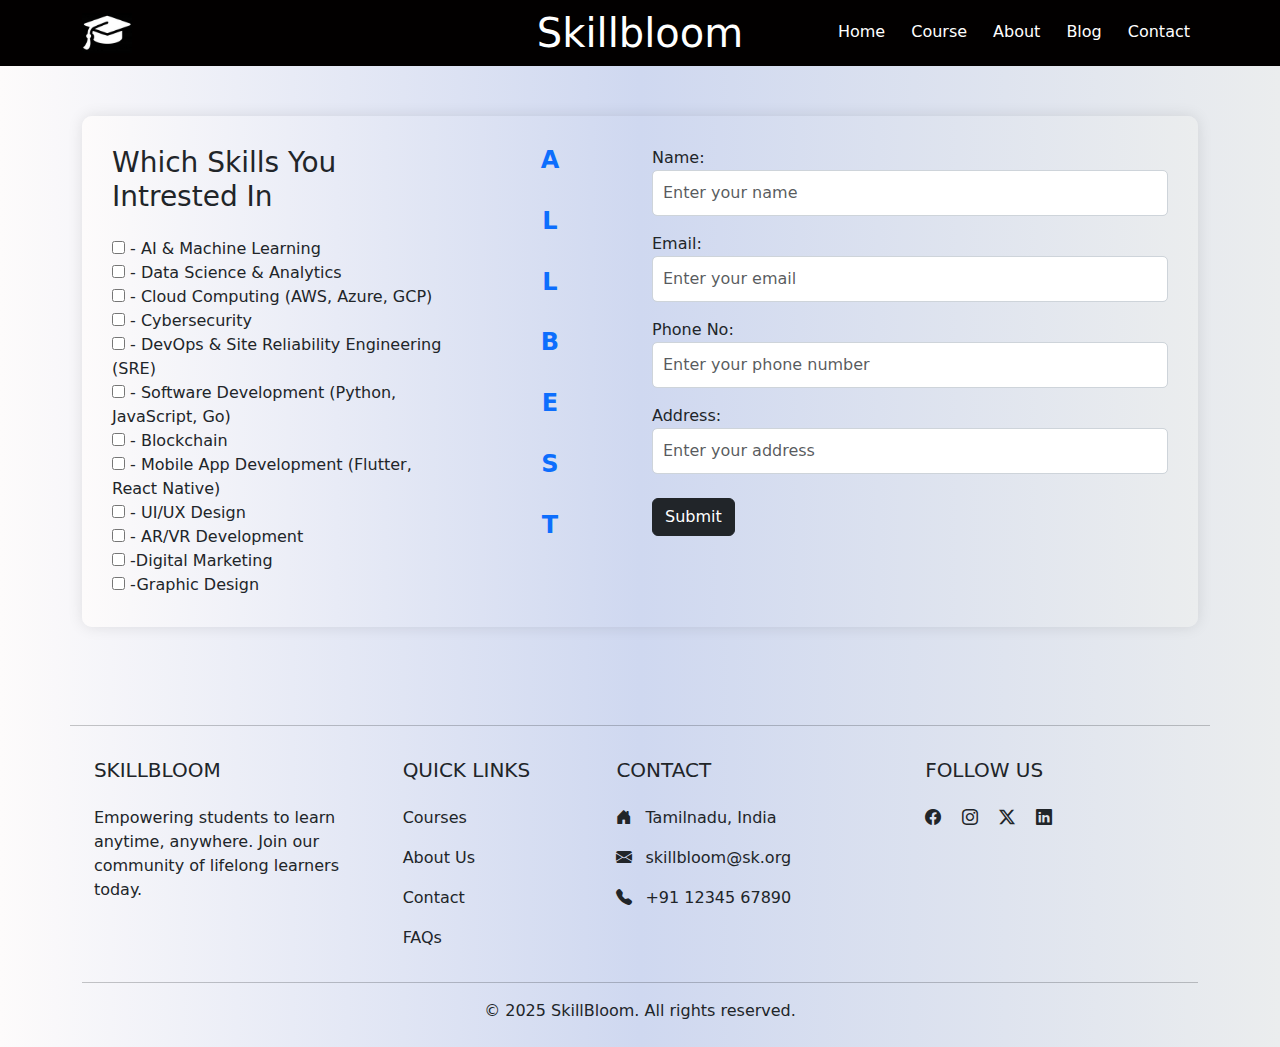
<file: contact.html>
<!DOCTYPE html>
<html lang="en">
<head>
  <meta charset="UTF-8" />
  <meta name="viewport" content="width=device-width, initial-scale=1.0"/>
  <title>Contact Us</title>
  <link rel="stylesheet" href="contact.css">
  <link href="https://cdn.jsdelivr.net/npm/bootstrap-icons@1.11.1/font/bootstrap-icons.css" rel="stylesheet">
  <link href="https://cdn.jsdelivr.net/npm/bootstrap@5.3.3/dist/css/bootstrap.min.css" rel="stylesheet">

</head>
<body>
   <nav class="navbar navbar-expand-lg ">
    <div class="container">

      <!-- Logo,Brand Title -->
      <a class="navbar-brand d-flex align-items-center" href="#">
        <img src="logo2.jpg" alt="Logo" width="50" height="40" class="me-2">

      </a>

      <h1 class=" position-absolute top-50 start-50 translate-middle m-0">Skillbloom</h1>


      <!-- Toggle Button -->
      <button class="navbar-toggler" type="button" data-bs-toggle="collapse" data-bs-target="#mynavbar"
        aria-controls="mynavbar" aria-expanded="false" aria-label="Toggle navigation">
        <span class="navbar-toggler-icon"></span>
      </button>

      <!-- menu-->
      <div class="collapse navbar-collapse" id="mynavbar">
        <ul class="navbar-nav ms-auto">
          <li class="nav-item">
            <a href="index2.html" class="nav-link active">Home</a>
          </li>
          <li class="nav-item">
            <a href="page2.html" class="nav-link">Course</a>
          </li>
          <li class="nav-item">
            <a href="about.html" class="nav-link">About</a>
          </li>
          <li class="nav-item">
            <a href="blog.html" class="nav-link">Blog</a>
          </li>
          <li class="nav-item">
            <a href="contact.html" class="nav-link">Contact</a>
          </li>
        </ul>
      </div>
    </div>
  </nav>

<section id="contactus">
  <div class="container">
    <div class="formbg">
      <div class="row g-4">

        <!-- Map and Title -->
        <div class="col-md-4">
          <div class="text">
            <h3 class="mb-4">Which Skills You Intrested In</h3>
            <input type="checkbox" name="" id="">  - AI & Machine Learning
            <br>
             <input type="checkbox" name="" id="">   - Data Science & Analytics
             <br>
              <input type="checkbox" name="" id="">   - Cloud Computing (AWS, Azure, GCP)
              <br>
               <input type="checkbox" name="" id="">   - Cybersecurity
               <br>
                <input type="checkbox" name="" id="">   - DevOps & Site Reliability Engineering (SRE)
                <br>
                 <input type="checkbox" name="" id="">   - Software Development (Python, JavaScript, Go)
                 <br>
                  <input type="checkbox" name="" id="">   - Blockchain
                  <br>
              <input type="checkbox" name="" id="">   - Mobile App Development (Flutter, React Native)
              <br>
               <input type="checkbox" name="" id="">   - UI/UX Design
               <br>
                <input type="checkbox" name="" id="">   - AR/VR Development
                <br>
                 <input type="checkbox" name="" id="">   -Digital Marketing
                 <br>
                  <input type="checkbox" name="" id="">   -Graphic Design
                  <br>
          </div>
        </div>

        <!-- THANKS Column -->
        <div class="col-md-2 text-center thks">
          <h4>A</h4><br>
          <h4>L</h4><br>
          <h4>L</h4><br>
          <h4>B</h4><br>
          <h4>E</h4><br>
          <h4>S</h4><br>
          <h4>T</h4><br>
        </div>

        <!-- Contact Form -->
        <div class="col-md-6">
          <div class="form">
            <form>
              <div class="mb-3">
                <label for="name">Name:</label>
                <input type="text" class="form-control" id="name" placeholder="Enter your name" required>
              </div>
              <div class="mb-3">
                <label for="email">Email:</label><br>
                <input type="email" class="form-control" id="email" placeholder="Enter your email" required>
              </div>
              <div class="mb-3">
                <label for="phone">Phone No:</label><br>
                <input type="tel" class="form-control" id="phone" placeholder="Enter your phone number" required>
              </div>
              <div class="mb-3">
                <label for="address">Address:</label><br>
                <input type="text" class="form-control" id="address" placeholder="Enter your address" required>
              </div>
              <button type="submit" class="btn btn-dark mt-2">Submit</button>
            </form>
          </div>
        </div>

      </div>
    </div>
  </div>
</section>
<!-- footer -->
  <section id="footer">
  
<footer class=" text-dark pt-5 pb-4">
  <div class="container text-md-left">
    <div class="row text-md-left text-center">
      <hr>
      <!-- Logo or Brand -->
      <div  class="col-md-3 col-lg-3 col-xl-3 mx-auto mt-3">
        <h5 style="text-align: left;" class="text-uppercase mb-4 font-weight-bold">SkillBloom</h5>
        <p style="text-align: left;">Empowering students to learn anytime, anywhere. Join our community of lifelong learners today.</p>
      </div>

      <!-- Quick Links -->
      <div class="col-md-2 col-lg-2 col-xl-2 mx-auto mt-3" >
        <h5 style="text-align: left;" class="text-uppercase mb-4 font-weight-bold">Quick Links</h5>
        <p style="text-align: left;"><a href="#" class="text-dark text-decoration-none">Courses</a></p>
        <p style="text-align: left;"><a href="#" class="text-dark text-decoration-none">About Us</a></p>
        <p style="text-align: left;"><a href="#" class="text-dark text-decoration-none">Contact</a></p>
        <p style="text-align: left;"><a href="#" class="text-dark text-decoration-none">FAQs</a></p>
      </div>

      <!-- Contact -->
      <div class="col-md-4 col-lg-3 col-xl-3 mx-auto mt-3">
        <h5 style="text-align: left;" class="text-uppercase mb-4 font-dark-bold">Contact</h5>
        <p style="text-align: left;"><i class="bi bi-house-door-fill me-2"></i> Tamilnadu, India</p>
        <p style="text-align: left;"><i class="bi bi-envelope-fill me-2"></i> skillbloom@sk.org</p>
        <p style="text-align: left;"><i class="bi bi-telephone-fill me-2"></i> +91 12345 67890</p>
      </div>

      <!-- Social Media -->
      <div style="text-align: left;" class="col-md-3 col-lg-4 col-xl-3 mx-auto mt-3">
        <h5 style="text-align: left;" class="text-uppercase mb-4 font-weight-bold">Follow Us</h5>
        <a href="#" class="text-dark me-3"><i class="bi bi-facebook"></i></a>
        <a href="#" class="text-dark me-3"><i class="bi bi-instagram"></i></a>
        <a href="#" class="text-dark me-3"><i class="bi bi-twitter-x"></i></a>
        <a href="#" class="text-dark"><i class="bi bi-linkedin"></i></a>
      </div>

    </div>

    <hr class="my-3" />

    <!-- Copyright -->
    <div class="row">
      <div class="col-md-12 text-center">
        <p class="mb-0">&copy; 2025 SkillBloom. All rights reserved.</p>
      </div>
    </div>

  </div>
</footer>

<script src="https://cdn.jsdelivr.net/npm/bootstrap@5.3.3/dist/js/bootstrap.bundle.min.js"></script>
</body>
</html>
</file>
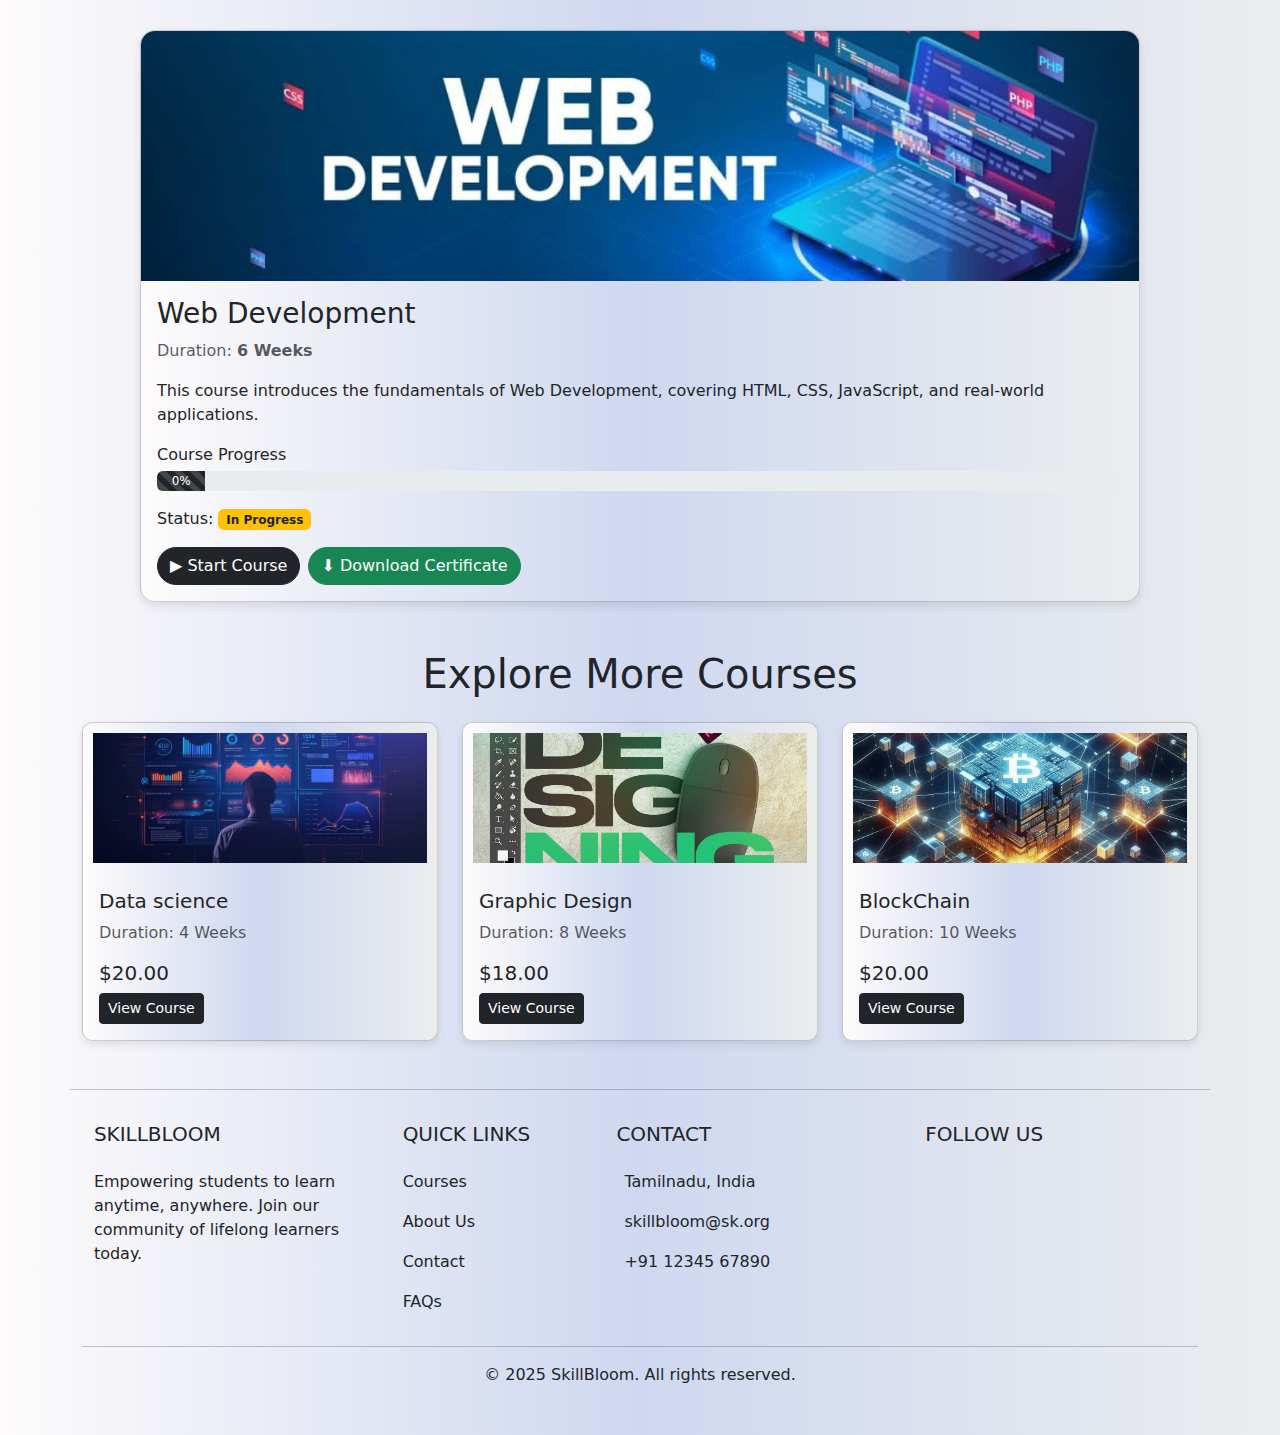
<file: Courses1.html>
<!DOCTYPE html>
<html lang="en">
<head>
  <meta charset="UTF-8">
  <meta name="viewport" content="width=device-width, initial-scale=1.0">
  <title>Course Overview</title>
  <!-- Bootstrap CSS -->
  <link href="https://cdn.jsdelivr.net/npm/bootstrap@5.3.2/dist/css/bootstrap.min.css" rel="stylesheet">
  <style>
    body {
      background: linear-gradient(to right, #fdfbfb, #cfd8f0, #ebedee);
    }
    .course-card {
      background: linear-gradient(to right, #fdfbfb, #cfd8f0, #ebedee);
      max-width: 1000px;
      margin: 30px auto;
      border-radius: 15px;
      overflow: hidden;
      box-shadow: 0 4px 10px rgba(0,0,0,0.1);
    }
    .course-img {
      height: 250px;
      object-fit: cover;
      width: 100%;
    }
    .btn-rounded {
      border-radius: 25px;
    }
    .extra-course-card {
      background: linear-gradient(to right, #fdfbfb, #cfd8f0, #ebedee);
      border-radius: 10px;
      overflow: hidden;
      box-shadow: 0 3px 8px rgba(0,0,0,0.1);
      transition: transform 0.2s ease;
    }
    .extra-course-card:hover {
      transform: translateY(-5px);
    }
    .extra-course-img {
      
      padding: 10px;
      height: 150px;
      object-fit: cover;
      width: 100%;
    }
  </style>
</head>
<body>

<!-- Main Course -->
<div class="card course-card">
  <img src="card1web.jpg" class="course-img" alt="Course Image">
  <div class="card-body">
    <h3 class="card-title">Web Development</h3>
    <p class="text-muted">Duration: <strong>6 Weeks</strong></p>
    <p class="card-text">
      This course introduces the fundamentals of Web Development, covering
      HTML, CSS, JavaScript, and real-world applications.
    </p>

    <!-- Progress -->
    <p class="mb-1">Course Progress</p>
    <div class="progress mb-3" style="height: 20px;">
      <div class="progress-bar progress-bar-striped bg-dark" role="progressbar" style="width: 5%;" aria-valuenow="65" aria-valuemin="0" aria-valuemax="100">0%</div>
    </div>

    <!-- Status -->
    <p>Status: <span class="badge bg-warning text-dark">In Progress</span></p>

    <!-- Buttons -->
    <div class="d-flex gap-2 mt-3">
      <button class="btn btn-dark btn-rounded">▶ Start Course</button>
      <button class="btn btn-success btn-rounded">⬇ Download Certificate</button>
    </div>
  </div>
</div>

<!-- Extra Courses -->
<div class="container mt-5">
  <h1 class="mb-4 text-center"> Explore More Courses</h1>
  <div class="row g-4">
    
    <!-- Course 1 -->
    <div class="col-md-4">
      <div class="card extra-course-card">
        <img src="card2DS.jpg" class="extra-course-img" alt="DS">
        <div class="card-body">
          <h5 class="card-title">Data science</h5>
          <p class="text-muted">Duration: 4 Weeks</p>
          <h5 class="course-price">$20.00</h5>
          <a href="#" class="btn btn-sm btn-dark">View Course</a>
        </div>
      </div>
    </div>

    <!-- Course 2 -->
    <div class="col-md-4">
      <div class="card extra-course-card">
        <img src="card3GD.jpg" class="extra-course-img" alt="GD">
        <div class="card-body">
          <h5 class="card-title">Graphic Design</h5>
          <p class="text-muted">Duration: 8 Weeks</p>
          <h5 class="course-price">$18.00</h5>
          <a href="#" class="btn btn-sm btn-dark">View Course</a>
        </div>
      </div>
    </div>

    <!-- Course 3 -->
    <div class="col-md-4">
      <div class="card extra-course-card">
        <img src="ai3.jpg" class="extra-course-img" alt="Data Science">
        <div class="card-body">
          <h5 class="card-title">BlockChain</h5>
          <p class="text-muted">Duration: 10 Weeks</p>
          <h5 class="course-price">$20.00</h5>
          <a href="#" class="btn btn-sm btn-dark">View Course</a>
        </div>
      </div>
    </div>

  </div>
</div>

<!-- </section> -->
 
  <section id="footer">
  
 <footer class=" text-dark pt-5 pb-5">
  <div class="container text-md-left">
    <div class="row text-md-left text-center">
 <hr>
      <!-- Logo or Brand -->
      <div  class="col-md-3 col-lg-3 col-xl-3 mx-auto mt-3">
        <h5 style="text-align: left;" class="text-uppercase mb-4 font-weight-bold">SkillBloom</h5>
        <p style="text-align: left;">Empowering students to learn anytime, anywhere. Join our community of lifelong learners today.</p>
      </div>

      <!-- Quick Links -->
      <div class="col-md-2 col-lg-2 col-xl-2 mx-auto mt-3" >
        <h5 style="text-align: left;" class="text-uppercase mb-4 font-weight-bold">Quick Links</h5>
        <p style="text-align: left;"><a href="#" class="text-dark text-decoration-none">Courses</a></p>
        <p style="text-align: left;"><a href="#" class="text-dark text-decoration-none">About Us</a></p>
        <p style="text-align: left;"><a href="#" class="text-dark text-decoration-none">Contact</a></p>
        <p style="text-align: left;"><a href="#" class="text-dark text-decoration-none">FAQs</a></p>
      </div>

      <!-- Contact -->
      <div class="col-md-4 col-lg-3 col-xl-3 mx-auto mt-3">
        <h5 style="text-align: left;" class="text-uppercase mb-4 font-dark-bold">Contact</h5>
        <p style="text-align: left;"><i class="bi bi-house-door-fill me-2"></i> Tamilnadu, India</p>
        <p style="text-align: left;"><i class="bi bi-envelope-fill me-2"></i> skillbloom@sk.org</p>
        <p style="text-align: left;"><i class="bi bi-telephone-fill me-2"></i> +91 12345 67890</p>
      </div>

      <!-- Social Media -->
      <div style="text-align: left;" class="col-md-3 col-lg-4 col-xl-3 mx-auto mt-3">
        <h5 style="text-align: left;" class="text-uppercase mb-4 font-weight-bold">Follow Us</h5>
        <a href="#" class="text-dark me-3"><i class="bi bi-facebook"></i></a>
        <a href="#" class="text-dark me-3"><i class="bi bi-instagram"></i></a>
        <a href="#" class="text-dark me-3"><i class="bi bi-twitter-x"></i></a>
        <a href="#" class="text-dark"><i class="bi bi-linkedin"></i></a>
      </div>

    </div>

    <hr class="my-3" />

    <!-- Copyright -->
    <div class="row">
      <div class="col-md-12 text-center">
        <p class="mb-0">&copy; 2025 SkillBloom. All rights reserved.</p>
      </div>
    </div>

  </div>
</footer>
</section>

<script src="https://cdn.jsdelivr.net/npm/bootstrap@5.3.3/dist/js/bootstrap.bundle.min.js"></script>

</body>

</html>
</file>
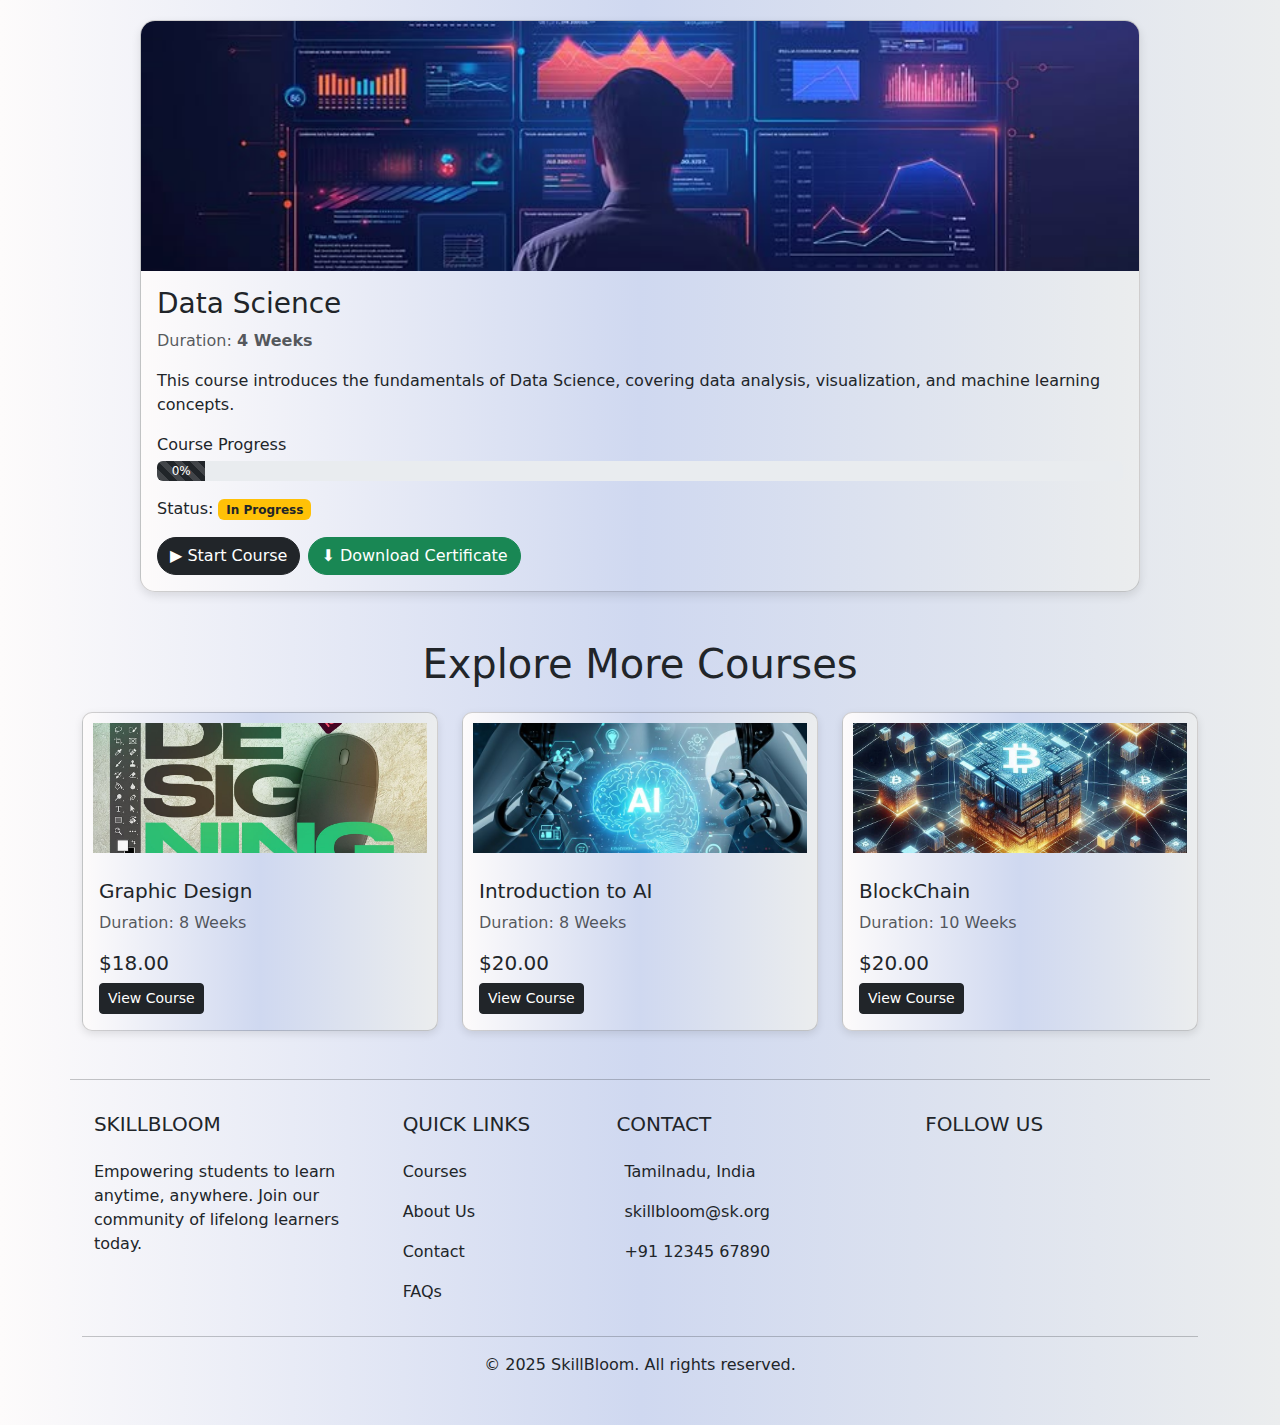
<file: Courses2.html>
<!DOCTYPE html>
<html lang="en">
<head>
  <meta charset="UTF-8">
  <meta name="viewport" content="width=device-width, initial-scale=1.0">
  <title>Course Overview</title>
  <!-- Bootstrap CSS -->
  <link href="https://cdn.jsdelivr.net/npm/bootstrap@5.3.2/dist/css/bootstrap.min.css" rel="stylesheet">
  <style>
    body {
      background: linear-gradient(to right, #fdfbfb, #cfd8f0, #ebedee);
    }
    .course-card {
      background: linear-gradient(to right, #fdfbfb, #cfd8f0, #ebedee);
      max-width: 1000px;
      margin: 20px auto;
      border-radius: 15px;
      overflow: hidden;
      box-shadow: 0 4px 10px rgba(0,0,0,0.1);
    }
    .course-img {
      height: 250px;
      object-fit: cover;
      width: 100%;
    }
    .btn-rounded {
      border-radius: 25px;
    }
    .extra-course-card {
      background: linear-gradient(to right, #fdfbfb, #cfd8f0, #ebedee);
      border-radius: 10px;
      overflow: hidden;
      box-shadow: 0 3px 8px rgba(0,0,0,0.1);
      transition: transform 0.2s ease;
    }
    .extra-course-card:hover {
      transform: translateY(-5px);
    }
    .extra-course-img {
      
      padding: 10px;
      height: 150px;
      object-fit: cover;
      width: 100%;
    }
  </style>
</head>
<body>

<!-- Main Course -->
<div class="card course-card">
  <img src="card2DS.jpg" class="course-img" alt="Course Image">
  <div class="card-body">
    <h3 class="card-title">Data Science</h3>
    <p class="text-muted">Duration: <strong>4 Weeks</strong></p>
    <p class="card-text">
      This course introduces the fundamentals of Data Science, covering
      data analysis, visualization, and machine learning concepts.
    </p>

    <!-- Progress -->
    <p class="mb-1">Course Progress</p>
    <div class="progress mb-3" style="height: 20px;">
      <div class="progress-bar progress-bar-striped bg-dark" role="progressbar" style="width: 5%;" aria-valuenow="65" aria-valuemin="0" aria-valuemax="100">0%</div>
    </div>

    <!-- Status -->
    <p>Status: <span class="badge bg-warning text-dark">In Progress</span></p>

    <!-- Buttons -->
    <div class="d-flex gap-2 mt-3">
      <button class="btn btn-dark btn-rounded">▶ Start Course</button>
      <button class="btn btn-success btn-rounded">⬇ Download Certificate</button>
    </div>
  </div>
</div>

<!-- Extra Courses -->
<div class="container mt-5">
  <h1 class="mb-4 text-center"> Explore More Courses</h1>
  <div class="row g-4">
    
    <!-- Course 1 -->
    <div class="col-md-4">
      <div class="card extra-course-card">
        <img src="card3GD.jpg" class="extra-course-img" alt="GD">
        <div class="card-body">
          <h5 class="card-title">Graphic Design</h5>
          <p class="text-muted">Duration: 8 Weeks</p>
          <h5 class="course-price">$18.00</h5>
          <a href="#" class="btn btn-sm btn-dark">View Course</a>
        </div>
      </div>
    </div>

    <!-- Course 2 -->
    <div class="col-md-4">
      <div class="card extra-course-card">
        <img src="ai1.jpg" class="extra-course-img" alt="GD">
        <div class="card-body">
          <h5 class="card-title">Introduction to AI</h5>
          <p class="text-muted">Duration: 8 Weeks</p>
          <h5 class="course-price">$20.00</h5>
          <a href="#" class="btn btn-sm btn-dark">View Course</a>
        </div>
      </div>
    </div>

    <!-- Course 3 -->
    <div class="col-md-4">
      <div class="card extra-course-card">
        <img src="ai3.jpg" class="extra-course-img" alt="Data Science">
        <div class="card-body">
          <h5 class="card-title">BlockChain</h5>
          <p class="text-muted">Duration: 10 Weeks</p>
          <h5 class="course-price">$20.00</h5>
          <a href="#" class="btn btn-sm btn-dark">View Course</a>
        </div>
      </div>
    </div>

  </div>
</div>

<!-- </section> -->
 
  <section id="footer">
  
 <footer class=" text-dark pt-5 pb-5">
  <div class="container text-md-left">
    <div class="row text-md-left text-center">
 <hr>
      <!-- Logo or Brand -->
      <div  class="col-md-3 col-lg-3 col-xl-3 mx-auto mt-3">
        <h5 style="text-align: left;" class="text-uppercase mb-4 font-weight-bold">SkillBloom</h5>
        <p style="text-align: left;">Empowering students to learn anytime, anywhere. Join our community of lifelong learners today.</p>
      </div>

      <!-- Quick Links -->
      <div class="col-md-2 col-lg-2 col-xl-2 mx-auto mt-3" >
        <h5 style="text-align: left;" class="text-uppercase mb-4 font-weight-bold">Quick Links</h5>
        <p style="text-align: left;"><a href="#" class="text-dark text-decoration-none">Courses</a></p>
        <p style="text-align: left;"><a href="#" class="text-dark text-decoration-none">About Us</a></p>
        <p style="text-align: left;"><a href="#" class="text-dark text-decoration-none">Contact</a></p>
        <p style="text-align: left;"><a href="#" class="text-dark text-decoration-none">FAQs</a></p>
      </div>

      <!-- Contact -->
      <div class="col-md-4 col-lg-3 col-xl-3 mx-auto mt-3">
        <h5 style="text-align: left;" class="text-uppercase mb-4 font-dark-bold">Contact</h5>
        <p style="text-align: left;"><i class="bi bi-house-door-fill me-2"></i> Tamilnadu, India</p>
        <p style="text-align: left;"><i class="bi bi-envelope-fill me-2"></i> skillbloom@sk.org</p>
        <p style="text-align: left;"><i class="bi bi-telephone-fill me-2"></i> +91 12345 67890</p>
      </div>

      <!-- Social Media -->
      <div style="text-align: left;" class="col-md-3 col-lg-4 col-xl-3 mx-auto mt-3">
        <h5 style="text-align: left;" class="text-uppercase mb-4 font-weight-bold">Follow Us</h5>
        <a href="#" class="text-dark me-3"><i class="bi bi-facebook"></i></a>
        <a href="#" class="text-dark me-3"><i class="bi bi-instagram"></i></a>
        <a href="#" class="text-dark me-3"><i class="bi bi-twitter-x"></i></a>
        <a href="#" class="text-dark"><i class="bi bi-linkedin"></i></a>
      </div>

    </div>

    <hr class="my-3" />

    <!-- Copyright -->
    <div class="row">
      <div class="col-md-12 text-center">
        <p class="mb-0">&copy; 2025 SkillBloom. All rights reserved.</p>
      </div>
    </div>

  </div>
</footer>
</section>

<script src="https://cdn.jsdelivr.net/npm/bootstrap@5.3.3/dist/js/bootstrap.bundle.min.js"></script>

</body>

</html>
</file>
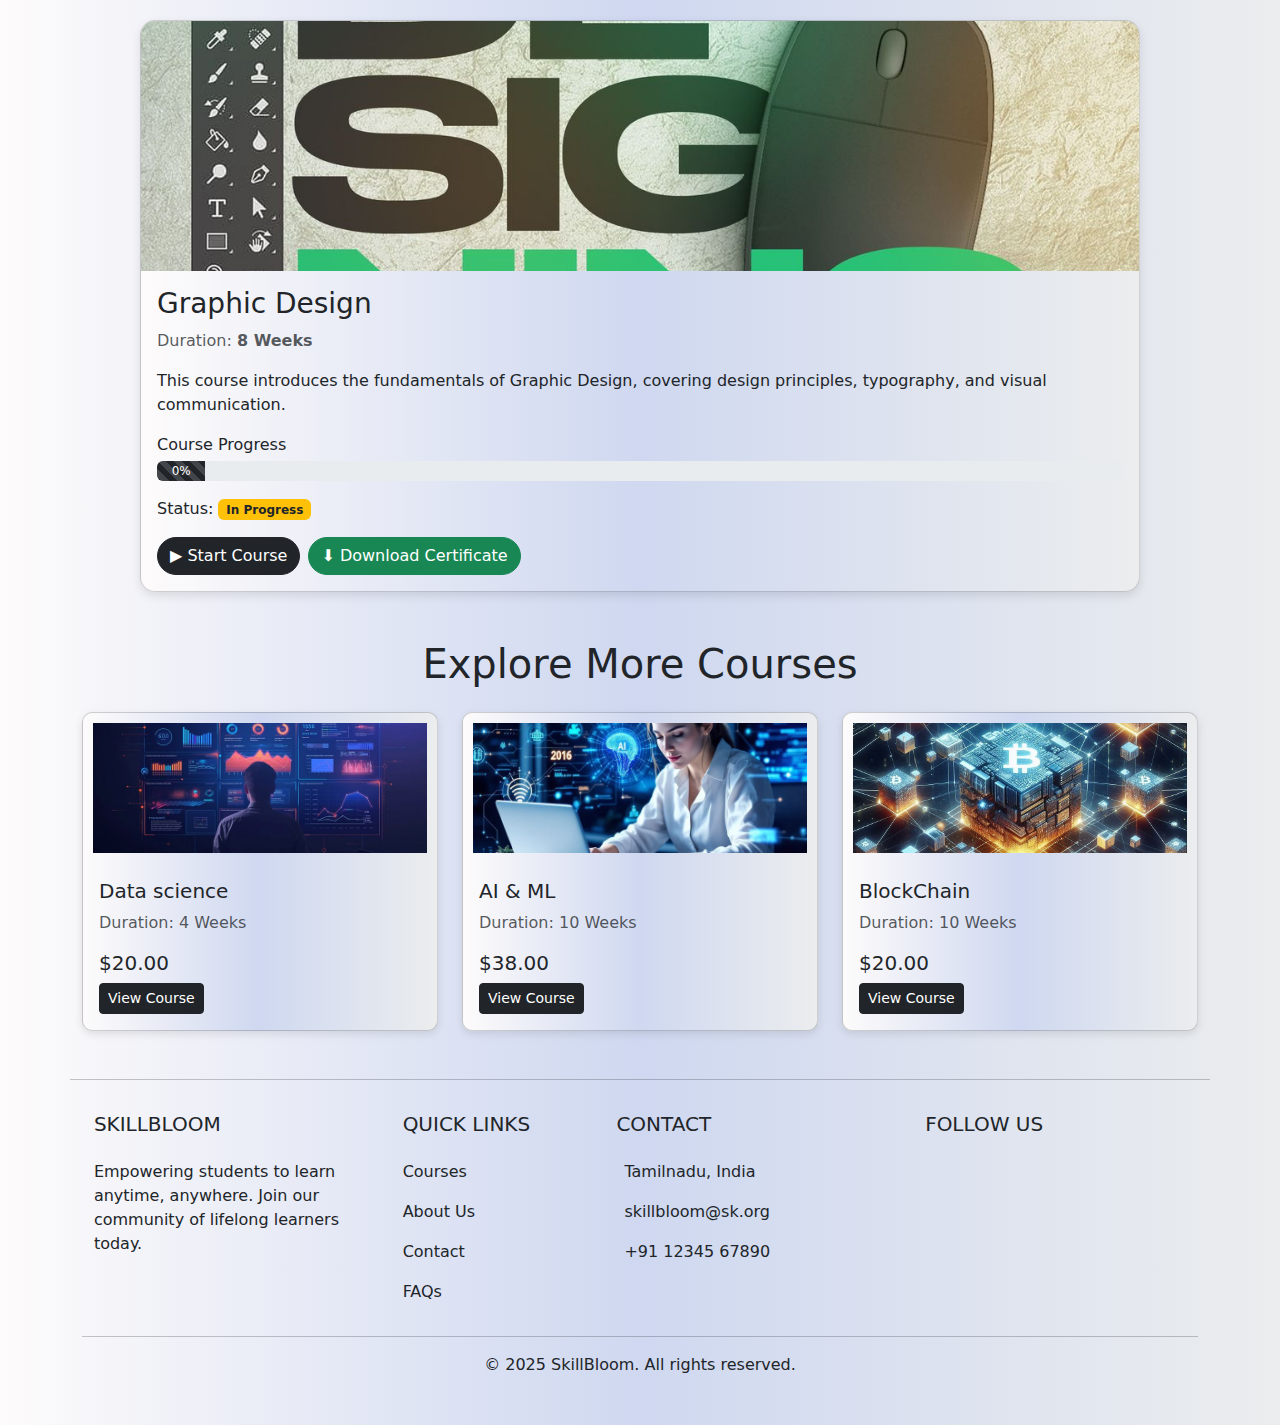
<file: Courses3.html>
<!DOCTYPE html>
<html lang="en">
<head>
  <meta charset="UTF-8">
  <meta name="viewport" content="width=device-width, initial-scale=1.0">
  <title>Course Overview</title>
  <!-- Bootstrap CSS -->
  <link href="https://cdn.jsdelivr.net/npm/bootstrap@5.3.2/dist/css/bootstrap.min.css" rel="stylesheet">
  <style>
    body {
      background: linear-gradient(to right, #fdfbfb, #cfd8f0, #ebedee);
    }
    .course-card {
      background: linear-gradient(to right, #fdfbfb, #cfd8f0, #ebedee);
      max-width: 1000px;
      margin: 20px auto;
      border-radius: 15px;
      overflow: hidden;
      box-shadow: 0 4px 10px rgba(0,0,0,0.1);
    }
    .course-img {
      height: 250px;
      object-fit: cover;
      width: 100%;
    }
    .btn-rounded {
      border-radius: 25px;
    }
    .extra-course-card {
      background: linear-gradient(to right, #fdfbfb, #cfd8f0, #ebedee);
      border-radius: 10px;
      overflow: hidden;
      box-shadow: 0 3px 8px rgba(0,0,0,0.1);
      transition: transform 0.2s ease;
    }
    .extra-course-card:hover {
      transform: translateY(-5px);
    }
    .extra-course-img {
      
      padding: 10px;
      height: 150px;
      object-fit: cover;
      width: 100%;
    }
  </style>
</head>
<body>

<!-- Main Course -->
<div class="card course-card">
  <img src="card3GD.jpg" class="course-img" alt="Course Image">
  <div class="card-body">
    <h3 class="card-title">Graphic Design</h3>
    <p class="text-muted">Duration: <strong>8 Weeks</strong></p>
    <p class="card-text">
      This course introduces the fundamentals of Graphic Design, covering
      design principles, typography, and visual communication.
    </p>

    <!-- Progress -->
    <p class="mb-1">Course Progress</p>
    <div class="progress mb-3" style="height: 20px;">
      <div class="progress-bar progress-bar-striped bg-dark" role="progressbar" style="width: 5%;" aria-valuenow="65" aria-valuemin="0" aria-valuemax="100">0%</div>
    </div>

    <!-- Status -->
    <p>Status: <span class="badge bg-warning text-dark">In Progress</span></p>

    <!-- Buttons -->
    <div class="d-flex gap-2 mt-3">
      <button class="btn btn-dark btn-rounded">▶ Start Course</button>
      <button class="btn btn-success btn-rounded">⬇ Download Certificate</button>
    </div>
  </div>
</div>

<!-- Extra Courses -->
<div class="container mt-5">
  <h1 class="mb-4 text-center"> Explore More Courses</h1>
  <div class="row g-4">
    
    <!-- Course 1 -->
    <div class="col-md-4">
      <div class="card extra-course-card">
        <img src="card2DS.jpg" class="extra-course-img" alt="DS">
        <div class="card-body">
          <h5 class="card-title">Data science</h5>
          <p class="text-muted">Duration: 4 Weeks</p>
          <h5 class="course-price">$20.00</h5>
          <a href="#" class="btn btn-sm btn-dark">View Course</a>
        </div>
      </div>
    </div>

    <!-- Course 2 -->
    <div class="col-md-4">
      <div class="card extra-course-card">
        <img src="ai2.jpg" class="extra-course-img" alt="GD">
        <div class="card-body">
          <h5 class="card-title">AI & ML</h5>
          <p class="text-muted">Duration: 10 Weeks</p>
          <h5 class="course-price">$38.00</h5>
          <a href="#" class="btn btn-sm btn-dark">View Course</a>
        </div>
      </div>
    </div>

    <!-- Course 3 -->
    <div class="col-md-4">
      <div class="card extra-course-card">
        <img src="ai3.jpg" class="extra-course-img" alt="Data Science">
        <div class="card-body">
          <h5 class="card-title">BlockChain</h5>
          <p class="text-muted">Duration: 10 Weeks</p>
          <h5 class="course-price">$20.00</h5>
          <a href="#" class="btn btn-sm btn-dark">View Course</a>
        </div>
      </div>
    </div>

  </div>
</div>

<!-- </section> -->
 
  <section id="footer">
  
 <footer class=" text-dark pt-5 pb-5">
  <div class="container text-md-left">
    <div class="row text-md-left text-center">
 <hr>
      <!-- Logo or Brand -->
      <div  class="col-md-3 col-lg-3 col-xl-3 mx-auto mt-3">
        <h5 style="text-align: left;" class="text-uppercase mb-4 font-weight-bold">SkillBloom</h5>
        <p style="text-align: left;">Empowering students to learn anytime, anywhere. Join our community of lifelong learners today.</p>
      </div>

      <!-- Quick Links -->
      <div class="col-md-2 col-lg-2 col-xl-2 mx-auto mt-3" >
        <h5 style="text-align: left;" class="text-uppercase mb-4 font-weight-bold">Quick Links</h5>
        <p style="text-align: left;"><a href="#" class="text-dark text-decoration-none">Courses</a></p>
        <p style="text-align: left;"><a href="#" class="text-dark text-decoration-none">About Us</a></p>
        <p style="text-align: left;"><a href="#" class="text-dark text-decoration-none">Contact</a></p>
        <p style="text-align: left;"><a href="#" class="text-dark text-decoration-none">FAQs</a></p>
      </div>

      <!-- Contact -->
      <div class="col-md-4 col-lg-3 col-xl-3 mx-auto mt-3">
        <h5 style="text-align: left;" class="text-uppercase mb-4 font-dark-bold">Contact</h5>
        <p style="text-align: left;"><i class="bi bi-house-door-fill me-2"></i> Tamilnadu, India</p>
        <p style="text-align: left;"><i class="bi bi-envelope-fill me-2"></i> skillbloom@sk.org</p>
        <p style="text-align: left;"><i class="bi bi-telephone-fill me-2"></i> +91 12345 67890</p>
      </div>

      <!-- Social Media -->
      <div style="text-align: left;" class="col-md-3 col-lg-4 col-xl-3 mx-auto mt-3">
        <h5 style="text-align: left;" class="text-uppercase mb-4 font-weight-bold">Follow Us</h5>
        <a href="#" class="text-dark me-3"><i class="bi bi-facebook"></i></a>
        <a href="#" class="text-dark me-3"><i class="bi bi-instagram"></i></a>
        <a href="#" class="text-dark me-3"><i class="bi bi-twitter-x"></i></a>
        <a href="#" class="text-dark"><i class="bi bi-linkedin"></i></a>
      </div>

    </div>

    <hr class="my-3" />

    <!-- Copyright -->
    <div class="row">
      <div class="col-md-12 text-center">
        <p class="mb-0">&copy; 2025 SkillBloom. All rights reserved.</p>
      </div>
    </div>

  </div>
</footer>
</section>

<script src="https://cdn.jsdelivr.net/npm/bootstrap@5.3.3/dist/js/bootstrap.bundle.min.js"></script>

</body>

</html>
</file>
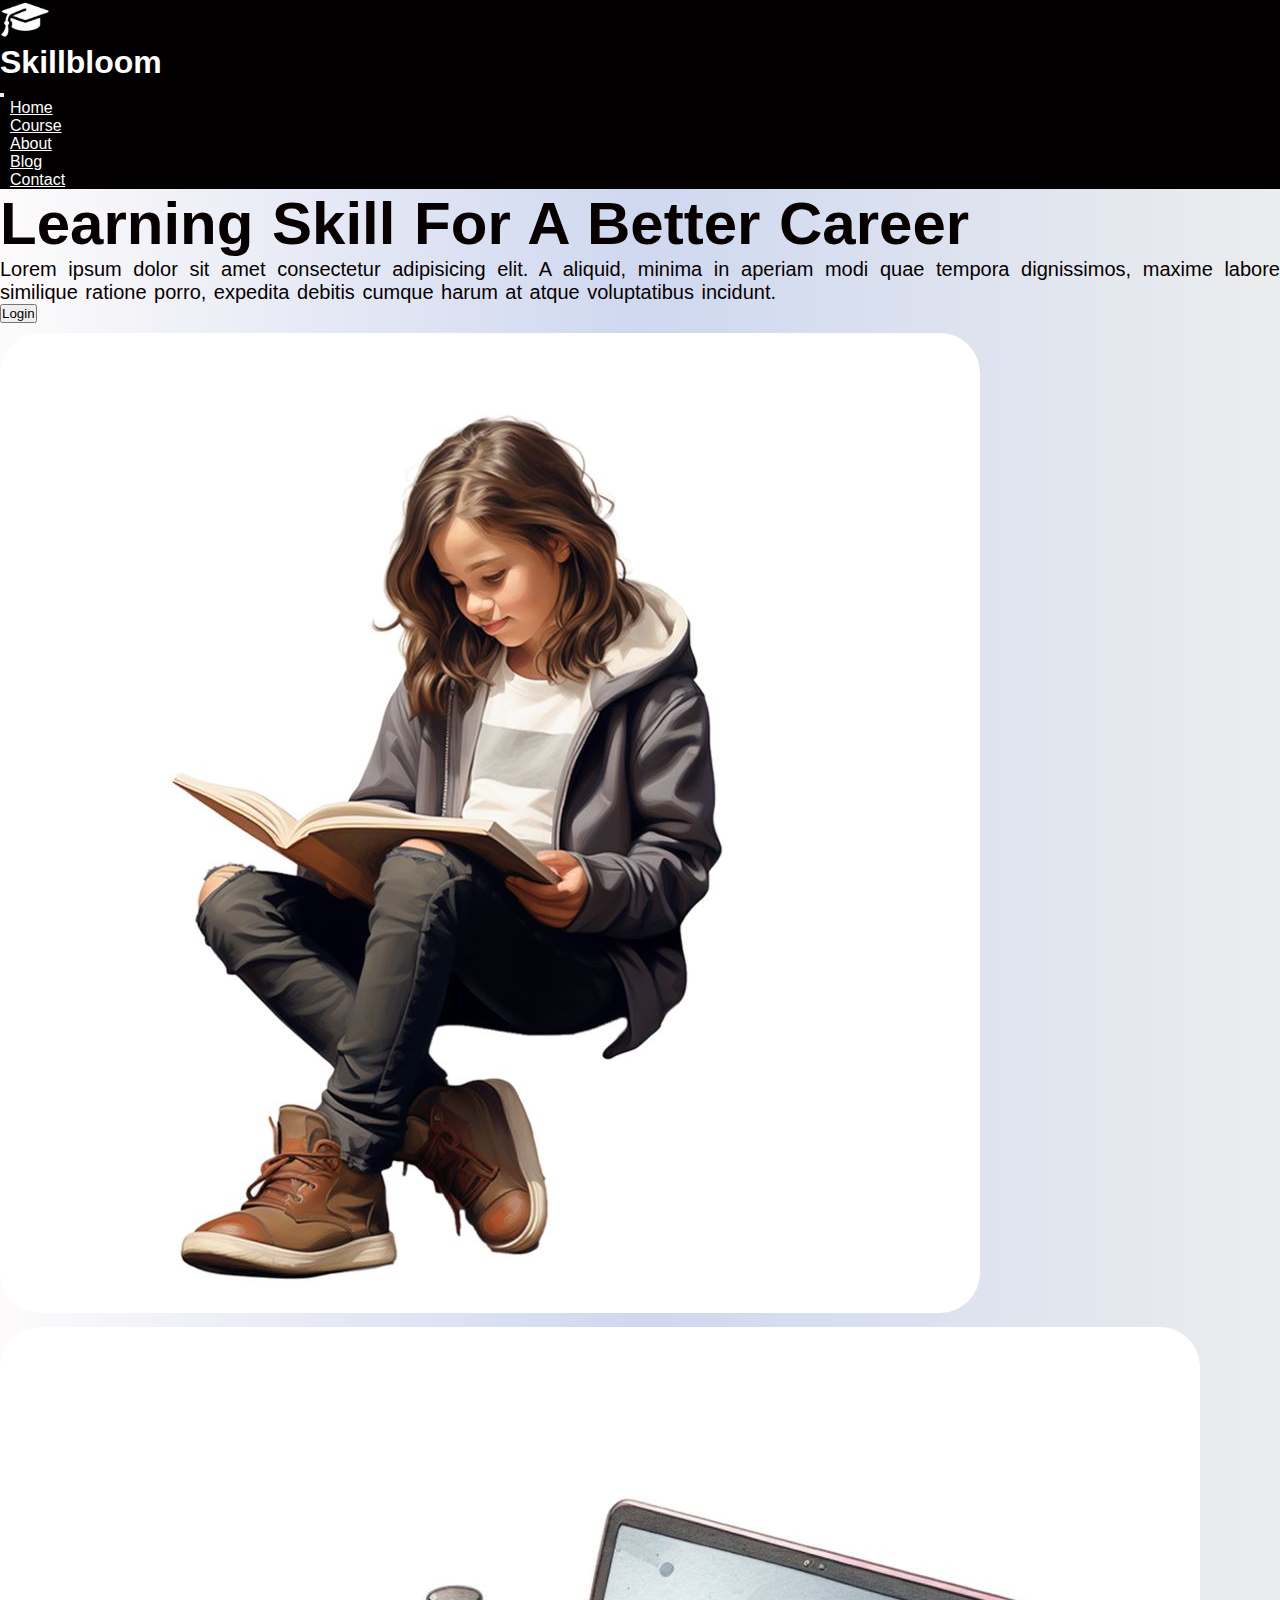
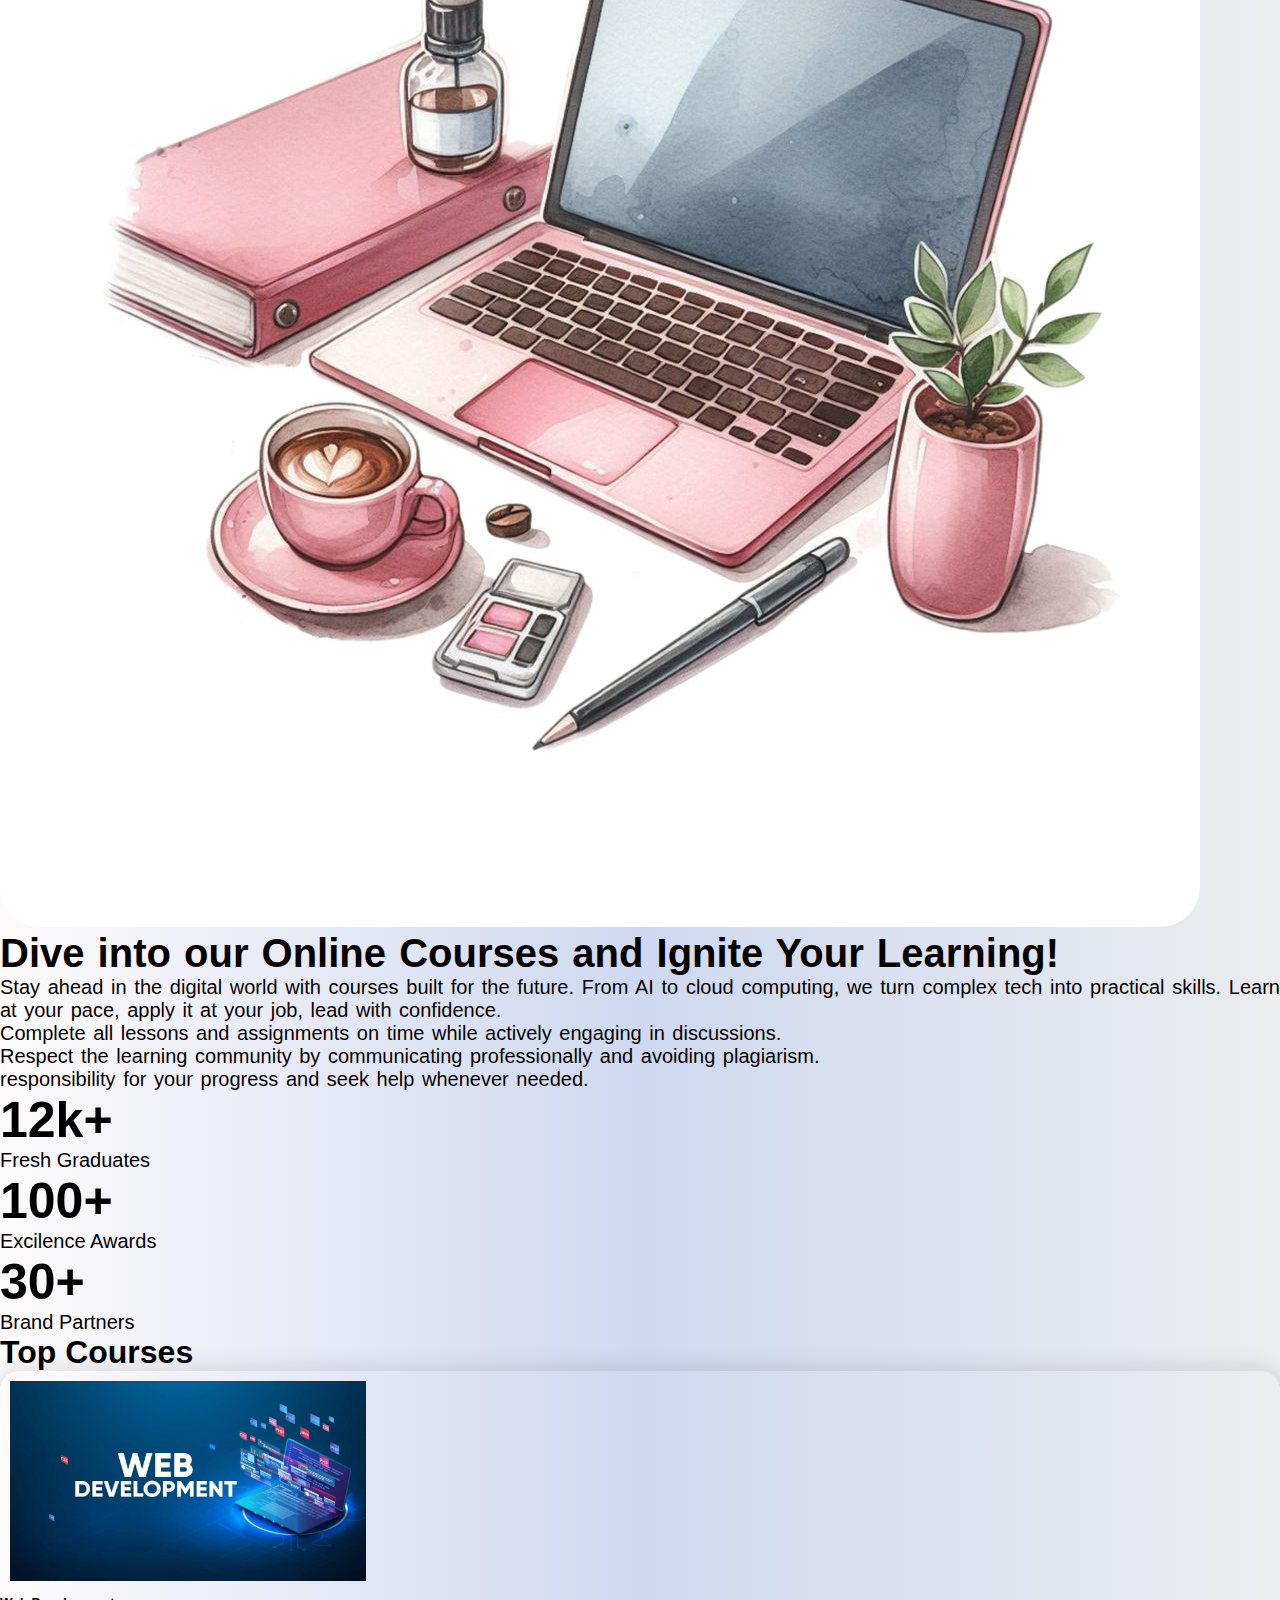
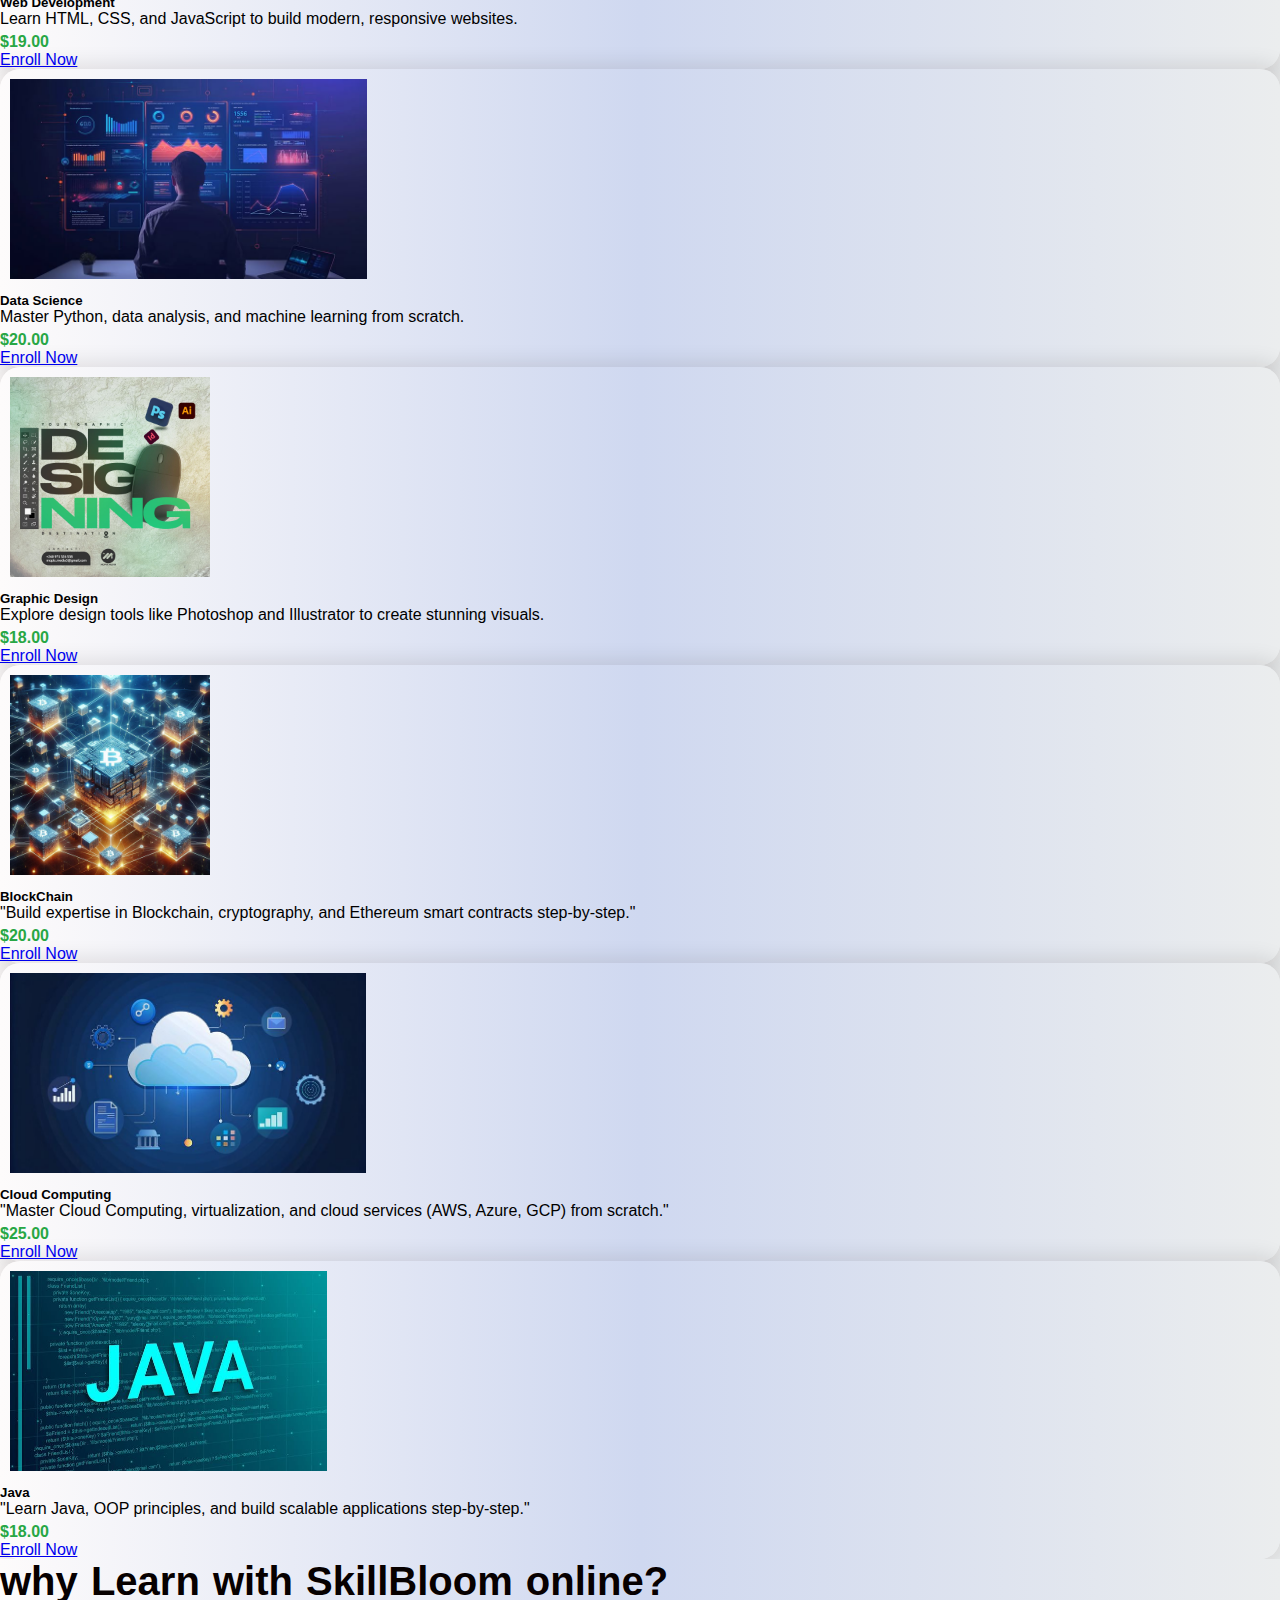
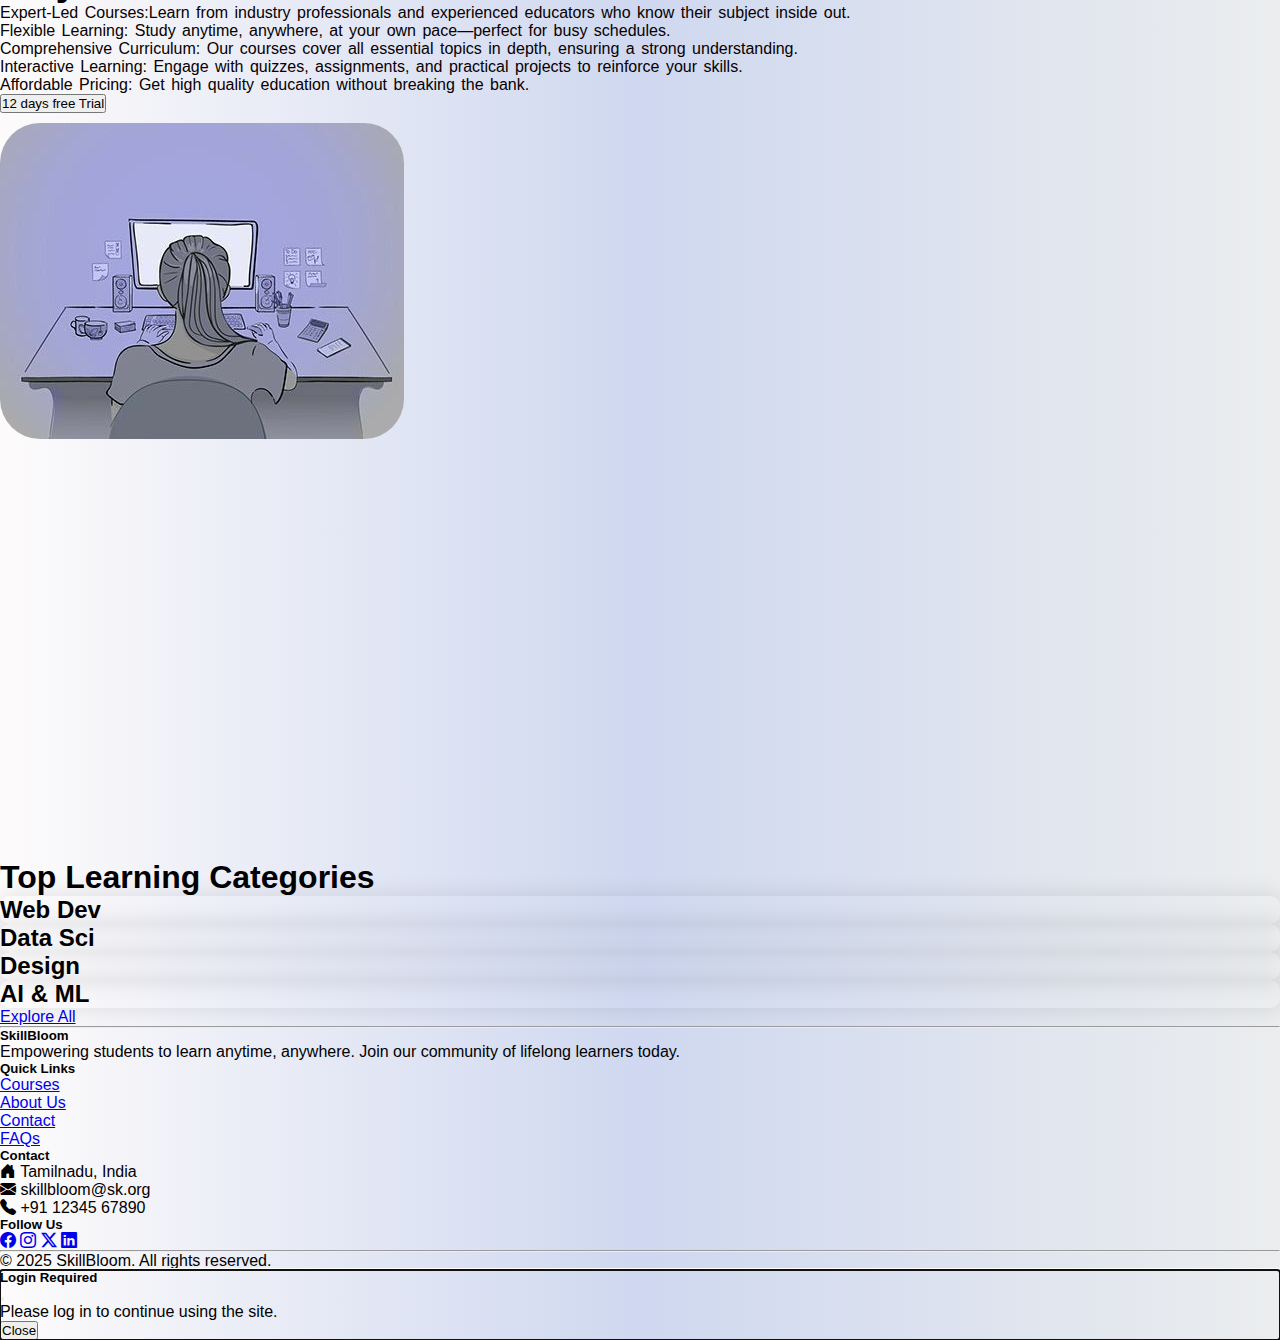
<file: index2.html>
<!DOCTYPE html>
<html lang="en">

<head>
  <meta charset="UTF-8" />
  <meta name="viewport" content="width=device-width, initial-scale=1" />
  <title>Skillbloom</title>
  <link rel="stylesheet" href="https://cdnjs.cloudflare.com/ajax/libs/font-awesome/6.7.2/css/all.min.css">
  <link rel="stylesheet" href="style1.css">
  
  <link href="https://cdn.jsdelivr.net/npm/bootstrap-icons@1.11.1/font/bootstrap-icons.css" rel="stylesheet">
  <link href="https://cdn.jsdelivr.net/npm/bootstrap@5.3.7/dist/css/bootstrap.min.css" rel="stylesheet" integrity="sha384-LN+7fdVzj6u52u30Kp6M/trliBMCMKTyK833zpbD+pXdCLuTusPj697FH4R/5mcr" crossorigin="anonymous">

  <!-- <link href="https://cdn.jsdelivr.net/npm/bootstrap@5.3.3/dist/css/bootstrap.min.css" rel="stylesheet" /> -->
</head>

<body>

  <nav class="navbar navbar-expand-lg ">
    <div class="container">

      <!-- Logo,Brand Title -->
      <a class="navbar-brand d-flex align-items-center" href="#">
        <img src="logo2.jpg" alt="Logo" width="50" height="40" class="me-2">

      </a>

      <h1 class=" position-absolute top-50 start-50 translate-middle m-0">Skillbloom</h1>


      <!-- Toggle Button -->
      <button class="navbar-toggler" type="button" data-bs-toggle="collapse" data-bs-target="#mynavbar"
        aria-controls="mynavbar" aria-expanded="false" aria-label="Toggle navigation">
        <span class="navbar-toggler-icon"></span>
      </button>

      <!-- menu-->
      <div class="collapse navbar-collapse" id="mynavbar">
        <ul class="navbar-nav ms-auto">
          <li class="nav-item">
            <a href="index2.html" class="nav-link active">Home</a>
          </li>
          <li class="nav-item">
            <a href="page2.html" class="nav-link active">Course</a>
          </li>
          <li class="nav-item">
            <a href="about.html" class="nav-link active">About</a>
          </li>
          <li class="nav-item">
            <a href="blog.html" class="nav-link active">Blog</a>
          </li>
          <li class="nav-item">
            <a href="contact.html" class="nav-link active">Contact</a>
          </li>
        </ul>
      </div>
    </div>
  </nav>

  <!--Home page-->
  <section id="home">
    <div class="Home">
      <div class="container">
        <div class="row">
          <div class="col-lg-6 col-md-6 col-12 d-flex flex-column justify-content-center pt-5 pb-5 order-1">
            <div class="ht">
              <h1>
                Learning Skill For A Better Career
              </h1>
              <p class="my-lg-2 my-3">Lorem ipsum dolor sit amet consectetur adipisicing elit. A aliquid, minima in
                aperiam modi quae tempora dignissimos, maxime labore similique ratione porro, expedita debitis cumque
                harum at atque voluptatibus incidunt.</p>
              <a href="sign.html"><button class="btn btn-dark text-white border border-dark">Login</button></a>

            </div>
          </div>
          <div class="col-lg-6 col-md-6 col-12 py-lg-0 mt-3 py-3 order-sm-2">
            <img src="homegirl.jpg" class="img-fluid" alt="">
          </div>
        </div>
      </div>
    </div>
  </section>
  <!-- feature -->
  <section id="online">
    <div class="container">
      <div class="row">
        <div class="col-lg-6 col-md-6 col-12 py-lg-0 py-3">
          <img src="online2.jpg" class="img-fluid" alt="">
        </div>
        <div class="col-lg-6 col-md-6 col-12 d-flex flex-column justify-content-center pt-5 pb-5 ">
          <div class="ht mb-5">
            <h2 class="mb-3">Dive into our Online Courses and Ignite Your Learning!</h2>
            <p>Stay ahead in the digital world with courses built for the future.
              From AI to cloud computing, we turn complex tech into practical skills.
              Learn at your pace, apply it at your job, lead with confidence.</p>
            <ul>
              <li>Complete all lessons and assignments on time while actively engaging in discussions.</li>

              <li>Respect the learning community by communicating professionally and avoiding plagiarism.</li>

              <li> responsibility for your progress and seek help whenever needed.</li>
            </ul>
          </div>
        </div>
      </div>
    </div>
  </section>
  <!-- +view -->
 <section id="view">
  <div class="container">
    <div class="row g-4 justify-content-center">
      <div class="col-lg-3 col-md-6 col-12 p-4 d-flex flex-column justify-content-evenly text-center">
        <h1>12k+</h1>
        <p>Fresh Graduates</p>
      </div>
      <div class="col-lg-3 col-md-6 col-12 p-4 d-flex flex-column justify-content-evenly text-center">
        <h1>100+</h1>
        <p>Excilence Awards</p>
      </div>
      <div class="col-lg-3 col-md-6 col-12 p-4 d-flex flex-column justify-content-evenly text-center">
        <h1>30+</h1>
        <p>Brand Partners</p>
      </div>
    </div>
  </div>
</section>
<!-- card -->
<section id="courses" class="py-5">
  <div class="container">
    <h1 class="mb-4 text-center">Top Courses</h1>
    <div class="row g-4">

      <!-- Card 1 -->
      <div class="col-lg-4 col-md-6 col-12">
        <div class="card h-100 course-card">
          <img src="card1web.jpg" class="card-img-top" alt="Web Development">
          <div class="card-body">
            <h5 class="card-title">Web Development</h5>
            <p class="card-text">Learn HTML, CSS, and JavaScript to build modern, responsive websites.</p>
            <h4 class="course-price">$19.00</h4>
          </div>
          <div class="card-footer">
            <a href="#" class="btn btn-dark w-100">Enroll Now</a>
          </div>
        </div>
      </div>

      <!-- Card 2 -->
      <div class="col-lg-4 col-md-6 col-12">
        <div class="card h-100 course-card">
          <img src="card2DS.jpg" class="card-img-top" alt="Data Science">
          <div class="card-body">
            <h5 class="card-title">Data Science</h5>
            <p class="card-text">Master Python, data analysis, and machine learning from scratch.</p>
            <h4 class="course-price">$20.00</h4>
          </div>
          <div class="card-footer">
            <a href="#" class="btn btn-dark w-100">Enroll Now</a>
          </div>
        </div>
      </div>

      <!-- Card 3 -->
      <div class="col-lg-4 col-md-6 col-12">
        <div class="card h-100 course-card">
          <img src="card3GD.jpg" class="card-img-top" alt="Graphic Design">
          <div class="card-body">
            <h5 class="card-title">Graphic Design</h5>
            <p class="card-text">Explore design tools like Photoshop and Illustrator to create stunning visuals.</p>
            <h4 class="course-price">$18.00</h4>
          </div>
          <div class="card-footer">
            <a href="#" class="btn btn-dark w-100">Enroll Now</a>
          </div>
        </div>
      </div>
       <!-- Card 1 -->
      <div class="col-lg-4 col-md-6 col-12">
        <div class="card h-100 course-card">
          <img src="ai3.jpg" class="card-img-top" alt="Web Development">
          <div class="card-body">
            <h5 class="card-title">BlockChain</h5>
            <p class="card-text">"Build expertise in Blockchain, cryptography, and Ethereum smart contracts step-by-step."</p>
            <h4 class="course-price">$20.00</h4>
          </div>
          <div class="card-footer">
            <a href="#" class="btn btn-dark w-100">Enroll Now</a>
          </div>
        </div>
      </div>

      <!-- Card 2 -->
      <div class="col-lg-4 col-md-6 col-12">
        <div class="card h-100 course-card">
          <img src="cloud.jpg" class="card-img-top" alt="Data Science">
          <div class="card-body">
            <h5 class="card-title">Cloud Computing</h5>
            <p class="card-text">"Master Cloud Computing, virtualization, and cloud services (AWS, Azure, GCP) from scratch."</p>
            <h4 class="course-price">$25.00</h4>
          </div>
          <div class="card-footer">
            <a href="#" class="btn btn-dark w-100">Enroll Now</a>
          </div>
        </div>
      </div>

      <!-- Card 3 -->
      <div class="col-lg-4 col-md-6 col-12">
        <div class="card h-100 course-card">
          <img src="java.jpg" class="card-img-top" alt="Graphic Design">
          <div class="card-body">
            <h5 class="card-title">Java</h5>
            <p class="card-text">"Learn Java, OOP principles, and build scalable applications step-by-step."</p>
            <h4 class="course-price">$18.00</h4>
          </div>
          <div class="card-footer">
            <a href="#" class="btn btn-dark w-100">Enroll Now</a>
          </div>
        </div>
      </div>

    </div>
    </div>
 
    </section>
    <!-- <section id="courses" class="py-0">
      <div class="container">
        <div class="text-center mb-4">
          <a href="#" class="btn btn-dark px-5 py-2">Explore All Courses</a>
        </div>
        <div class="row g-4">
        </div>
      </div> -->
    </section>
     <!-- </div>
    </div>
    </div> 
  </section> -->
  <section id="why">
    <div class="why">
      <div class="container">
        <div class="row">
          <div class="col-lg-6 col-md-6 col-12 d-flex flex-column justify-content-center pt-5 pb-5 order-1">
            <div class="ht">
              <h1>
                why Learn with SkillBloom online?
              </h1>
              <ul class="my-lg-2 my-3">
                <li>Expert-Led Courses:Learn from industry professionals and experienced educators who know their subject inside out.</li>

                   <li>Flexible Learning: Study anytime, anywhere, at your own pace—perfect for busy schedules.</li>

                 <li>Comprehensive Curriculum: Our courses cover all essential topics in depth, ensuring a strong understanding.</li>

                    <li>Interactive Learning: Engage with quizzes, assignments, and practical projects to reinforce your skills.</li>

                       <li>Affordable Pricing: Get high quality education without breaking the bank.</li>


                
              </ul>
              <button class="btn btn-dark text-white border border-dark">12 days free Trial</button>

            </div>
          </div>
          <div class="col-lg-6 col-md-6 col-12 py-lg-0 mt-3   py-3 order-sm-2">
            <img src="homev.jpg" class="img-fluid w-100" alt="">
          </div>
        </div>
      </div>
    </div>
  </section>
  <!-- top categories -->
  <section id="topcat" class="py-2">
  <div class="container">
    <h1 class="mb-4 text-center">Top Learning Categories</h1>
    

    <!-- Cards -->
    <div class="row g-4">

      <!-- Card 1 -->
      <div class="col-lg-3 col-md-6 col-12">
        <div class="card text-center p-4 shadow-sm h-100">
          <h2 class="mb-0">Web Dev</h2>
        </div>
      </div>

      <!-- Card 2 -->
      <div class="col-lg-3 col-md-6 col-12">
        <div class="card text-center p-4 shadow-sm h-100">
          <h2 class="mb-0">Data Sci</h2>
        </div>
      </div>

      <!-- Card 3 -->
      <div class="col-lg-3 col-md-6 col-12">
        <div class="card text-center p-4 shadow-sm h-100">
          <h2 class="mb-0">Design</h2>
        </div>
      </div>

      <!-- Card 4 -->
      <div class="col-lg-3 col-md-6 col-12">
         <div class="card text-center p-4 shadow-sm h-100">
          <h2 class="mb-0">AI & ML</h2>
        </div>
      </div>
      <div class="text-center mb-4">
      <a href="page2.html" class="btn btn-dark px-5 py-2">Explore All</a>
    </div>

    </div>
  </div>
<!-- </section> -->
 <section id="footer">
  <hr>
<footer class=" text-dark pt-5 pb-4">
  <div class="container text-md-left">
    <div class="row text-md-left text-center">

      <!-- Logo or Brand -->
      <div  class="col-md-3 col-lg-3 col-xl-3 mx-auto mt-3">
        <h5 style="text-align: left;" class="text-uppercase mb-4 font-weight-bold">SkillBloom</h5>
        <p style="text-align: left;">Empowering students to learn anytime, anywhere. Join our community of lifelong learners today.</p>
      </div>

      <!-- Quick Links -->
      <div class="col-md-2 col-lg-2 col-xl-2 mx-auto mt-3" >
        <h5 style="text-align: left;" class="text-uppercase mb-4 font-weight-bold">Quick Links</h5>
        <p style="text-align: left;"><a href="#" class="text-dark text-decoration-none">Courses</a></p>
        <p style="text-align: left;"><a href="#" class="text-dark text-decoration-none">About Us</a></p>
        <p style="text-align: left;"><a href="#" class="text-dark text-decoration-none">Contact</a></p>
        <p style="text-align: left;"><a href="#" class="text-dark text-decoration-none">FAQs</a></p>
      </div>

      <!-- Contact -->
      <div class="col-md-4 col-lg-3 col-xl-3 mx-auto mt-3">
        <h5 style="text-align: left;" class="text-uppercase mb-4 font-dark-bold">Contact</h5>
        <p style="text-align: left;"><i class="bi bi-house-door-fill me-2"></i> Tamilnadu, India</p>
        <p style="text-align: left;"><i class="bi bi-envelope-fill me-2"></i> skillbloom@sk.org</p>
        <p style="text-align: left;"><i class="bi bi-telephone-fill me-2"></i> +91 12345 67890</p>
      </div>

      <!-- Social Media -->
      <div style="text-align: left;" class="col-md-3 col-lg-4 col-xl-3 mx-auto mt-3">
        <h5 style="text-align: left;" class="text-uppercase mb-4 font-weight-bold">Follow Us</h5>
        <a href="#" class="text-dark me-3"><i class="bi bi-facebook"></i></a>
        <a href="#" class="text-dark me-3"><i class="bi bi-instagram"></i></a>
        <a href="#" class="text-dark me-3"><i class="bi bi-twitter-x"></i></a>
        <a href="#" class="text-dark"><i class="bi bi-linkedin"></i></a>
      </div>

    </div>

    <hr class="my-3" />

    <!-- Copyright -->
    <div class="row">
      <div class="col-md-12 text-center">
        <p class="mb-0">&copy; 2025 SkillBloom. All rights reserved.</p>
      </div>
    </div>

  </div>
</footer>
</section>
  <!-- Bootstrap JS Bundle (required for navbar toggle) -->
  <!-- <script src="https://cdn.jsdelivr.net/npm/bootstrap@5.3.3/dist/js/bootstrap.bundle.min.js"></script> -->
   <!-- POPUP MODAL -->
  <div class="modal fade" id="loginPopupModal" tabindex="-1" aria-labelledby="loginPopupLabel" aria-hidden="true">
    <div class="modal-dialog modal-dialog-centered">
      <div class="modal-content">
        <div class="modal-header text-light bg-dark">
          <h5 class="modal-title" id="loginPopupLabel">Login Required</h5>
          <button type="button" class="btn-close" data-bs-dismiss="modal" aria-label="Close"></button>
        </div>
        <div class="modal-body">
          Please log in to continue using the site.
        </div>
        <div class="modal-footer">
          <button type="button" class="btn btn-secondary" data-bs-dismiss="modal">Close</button>
          <!-- <a href="sign.html" class="btn btn-dark" data-bs-dismiss="modal">Go to Login</a> -->
        </div>
      </div>
    </div>
  </div>
  <script src="https://cdn.jsdelivr.net/npm/bootstrap@5.3.3/dist/js/bootstrap.bundle.min.js"></script>
  <script>
    document.addEventListener("DOMContentLoaded", function () {
      var loginModal = new bootstrap.Modal(document.getElementById('loginPopupModal'));
      loginModal.show();
    });
  </script>

</body>
</html>
</file>
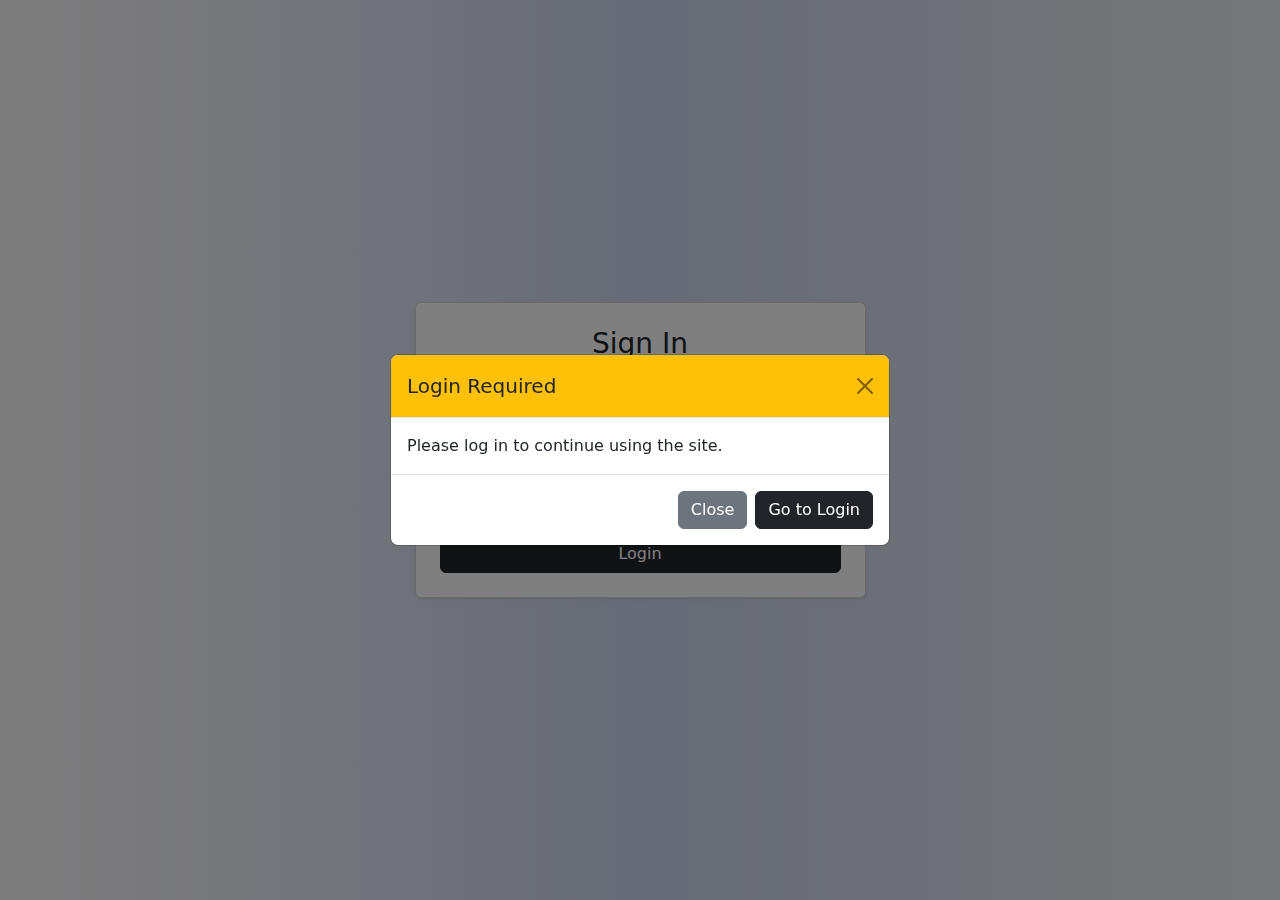
<file: login.html>
<!DOCTYPE html>
<html lang="en">
<head>
  <meta charset="UTF-8" />
  <meta name="viewport" content="width=device-width, initial-scale=1.0"/>
  <title>Sign In</title>
  <!-- Bootstrap 5 CSS -->
  <link rel="stylesheet" href="sign.css">
  <link href="https://cdn.jsdelivr.net/npm/bootstrap@5.3.3/dist/css/bootstrap.min.css" rel="stylesheet">
</head>
<body>

  <!-- LOGIN SECTION -->
  <section id="signin" class="vh-100 d-flex align-items-center justify-content-center bg-light">
    <div class="container">
      <div class="row justify-content-center">
        <div class="col-md-6 col-lg-5">
          <div class="card shadow-sm">
            <div class="card-body p-4">
              <h3 class="mb-4 text-center">Sign In</h3>
              <form action="">
                <div class="mb-3">
                  <input type="text" class="form-control" placeholder="Enter your username" required>
                </div>
                <div class="mb-3">
                  <input type="password" class="form-control" placeholder="Enter your password" required>
                </div>
                <div class="d-flex justify-content-between align-items-center mb-3">
                  <div class="form-check">
                    <input type="checkbox" class="form-check-input" id="rememberMe">
                    <label class="form-check-label" for="rememberMe">Remember me</label>
                  </div>
                  <a href="#">Forgot password?</a>
                </div>
                <div class="d-grid">
                  <a href="index2.html" class="btn btn-dark">Login</a>
                </div>
              </form>
            </div>
          </div>
        </div>
      </div>
    </div>
  </section>

  <!-- POPUP MODAL -->
  <div class="modal fade" id="loginPopupModal" tabindex="-1" aria-labelledby="loginPopupLabel" aria-hidden="true">
    <div class="modal-dialog modal-dialog-centered">
      <div class="modal-content">
        <div class="modal-header bg-warning">
          <h5 class="modal-title" id="loginPopupLabel">Login Required</h5>
          <button type="button" class="btn-close" data-bs-dismiss="modal" aria-label="Close"></button>
        </div>
        <div class="modal-body">
          Please log in to continue using the site.
        </div>
        <div class="modal-footer">
          <button type="button" class="btn btn-secondary" data-bs-dismiss="modal">Close</button>
          <a href="#signin" class="btn btn-dark" data-bs-dismiss="modal">Go to Login</a>
        </div>
      </div>
    </div>
  </div>

  <!-- Bootstrap 5 JS Bundle -->
  <script src="https://cdn.jsdelivr.net/npm/bootstrap@5.3.3/dist/js/bootstrap.bundle.min.js"></script>

  <!-- JavaScript to Show Modal Automatically -->
  <script>
    document.addEventListener("DOMContentLoaded", function () {
      var loginModal = new bootstrap.Modal(document.getElementById('loginPopupModal'));
      loginModal.show();
    });
  </script>

</body>
</html>
</file>
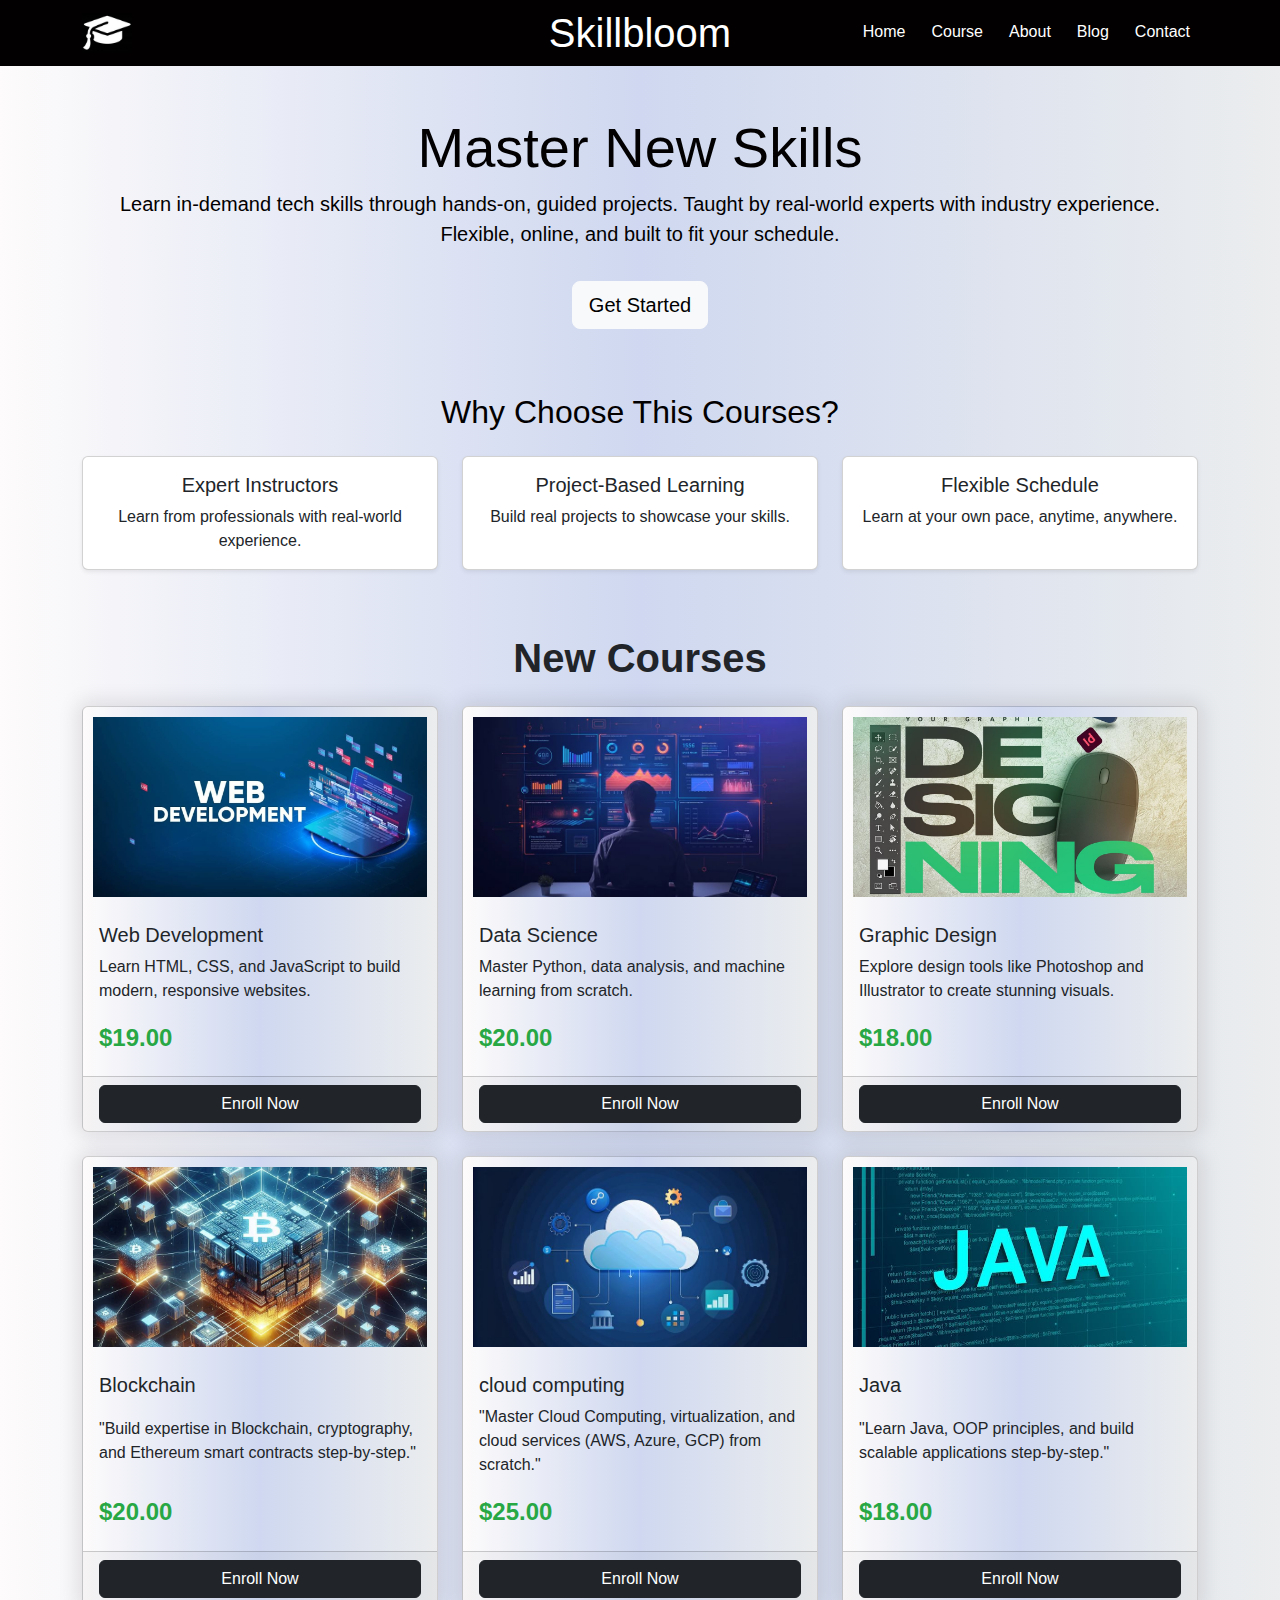
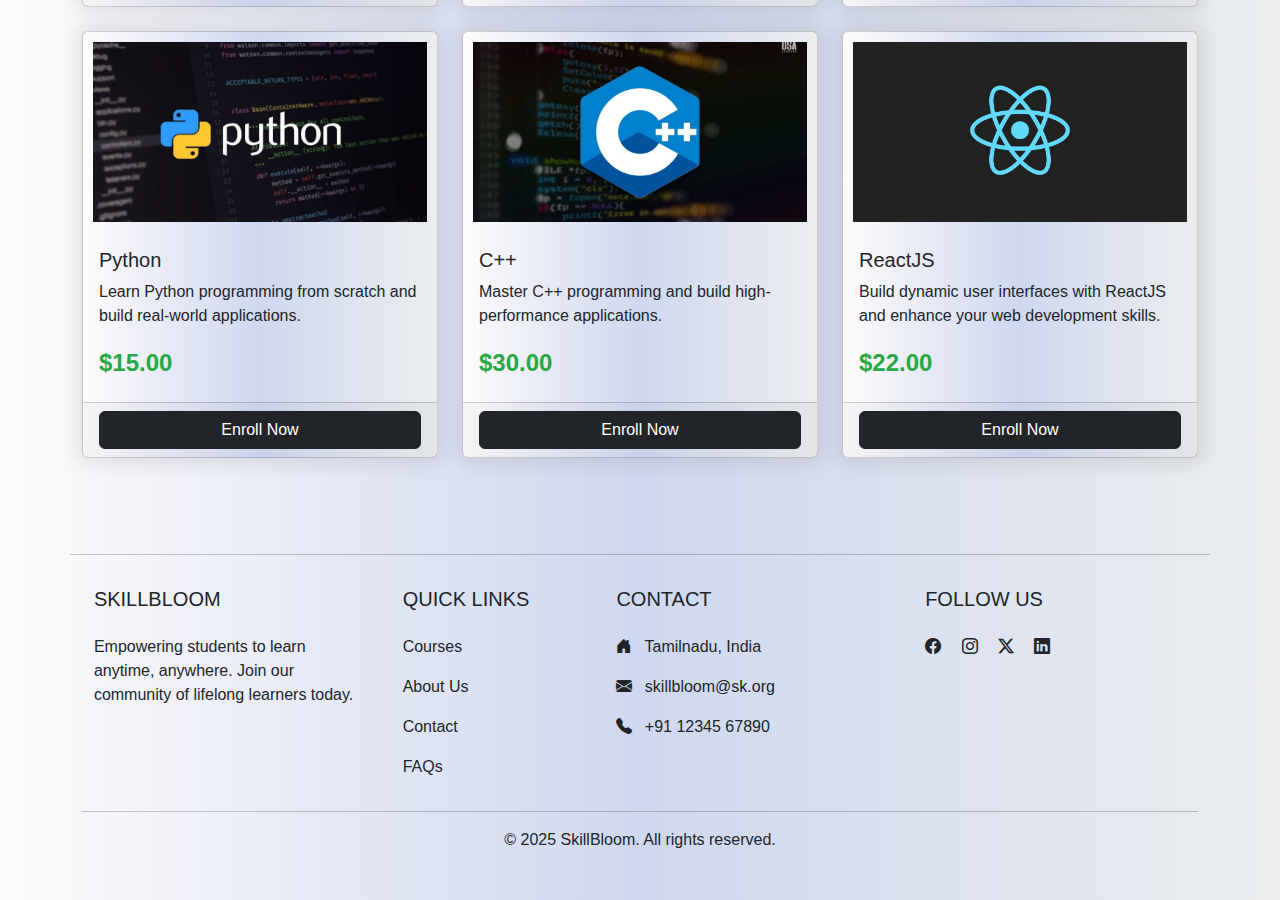
<file: page2.html>
<!DOCTYPE html>
<html lang="en">
<head>
  <meta charset="UTF-8" />
  <meta name="viewport" content="width=device-width, initial-scale=1" />
  <title>Skillbloom</title>
  <link rel="stylesheet" href="https://cdnjs.cloudflare.com/ajax/libs/font-awesome/6.7.2/css/all.min.css">
  <link rel="stylesheet" href="Courses.css">
  
  <link href="https://cdn.jsdelivr.net/npm/bootstrap-icons@1.11.1/font/bootstrap-icons.css" rel="stylesheet">

  <link href="https://cdn.jsdelivr.net/npm/bootstrap@5.3.3/dist/css/bootstrap.min.css" rel="stylesheet" />
</head>

<body>

  <nav class="navbar navbar-expand-lg ">
    <div class="container">

      <!-- Logo,Brand Title -->
      <a class="navbar-brand d-flex align-items-center" href="#">
        <img src="logo2.jpg" alt="Logo" width="50" height="40" class="me-2">

      </a>

      <h1 class=" position-absolute top-50 start-50 translate-middle m-0">Skillbloom</h1>


      <!-- Toggle Button -->
      <button class="navbar-toggler" type="button" data-bs-toggle="collapse" data-bs-target="#mynavbar"
        aria-controls="mynavbar" aria-expanded="false" aria-label="Toggle navigation">
        <span class="navbar-toggler-icon"></span>
      </button>

      <!-- menu-->
      <div class="collapse navbar-collapse" id="mynavbar">
        <ul class="navbar-nav ms-auto">
          <li class="nav-item">
            <a href="index.html" class="nav-link active">Home</a>
          </li>
          <li class="nav-item">
            <a href="page2.html" class="nav-link active">Course</a>
          </li>
          <li class="nav-item">
            <a href="about.html" class="nav-link">About</a>
          </li>
          <li class="nav-item">
            <a href="blog.html" class="nav-link">Blog</a>
          </li>
          <li class="nav-item">
            <a href="contact.html" class="nav-link">Contact</a>
          </li>
        </ul>
      </div>
    </div>
  </nav>

  <!--Home page-->
  <!-- Hero Section -->
<section id="hero" class="hero text-white text-center py-5">
  <div class="container">
    <h1 class="display-4">Master New Skills </h1>
    <p class="lead">Learn in-demand tech skills through hands-on, guided projects.
Taught by real-world experts with industry experience.
Flexible, online, and built to fit your schedule.</p>
    <a href="#courses" class="btn btn-light btn-lg mt-3">Get Started</a>
  </div>
</section>

<!-- Course Highlights -->
<section id="why" class="py-3">
  <div class="container text-center">
    <h2 class="mb-4">Why Choose This Courses?</h2>
    <div class="row g-4">
      <div class="col-md-4">
        <div class="card h-100 shadow-sm">
          <div class="card-body">
            <h5 class="card-title">Expert Instructors</h5>
            <p class="card-text">Learn from professionals with real-world experience.</p>
          </div>
        </div>
      </div>
      <div class="col-md-4">
        <div class="card h-100 shadow-sm">
          <div class="card-body">
            <h5 class="card-title">Project-Based Learning</h5>
            <p class="card-text">Build real projects to showcase your skills.</p>
          </div>
        </div>
      </div>
      <div class="col-md-4">
        <div class="card h-100 shadow-sm">
          <div class="card-body">
            <h5 class="card-title">Flexible Schedule</h5>
            <p class="card-text">Learn at your own pace, anytime, anywhere.</p>
          </div>
        </div>
      </div>
    </div>
  </div>
</section>
  <!-- card -->
<section id="courses" class="py-5">
  <div class="container">
    <h1 class="mb-4 text-center">New Courses</h1>
    <div class="row g-4">

      <!-- Card 1 -->
      <div class="col-lg-4 col-md-6 col-12">
        <div class="card h-100 course-card">
          <img src="card1web.jpg" class="card-img-top" alt="Web Development">
          <div class="card-body">
            <h5 class="card-title">Web Development</h5>
            <p class="card-text">Learn HTML, CSS, and JavaScript to build modern, responsive websites.</p>
            <h4 class="course-price">$19.00</h4>
          </div>
          <div class="card-footer">
            <a href="Courses1.html" class="btn btn-dark w-100">Enroll Now</a>
          </div>
        </div>
      </div>

      <!-- Card 2 -->
      <div class="col-lg-4 col-md-6 col-12">
        <div class="card h-100 course-card">
          <img src="card2DS.jpg" class="card-img-top" alt="Data Science">
          <div class="card-body">
            <h5 class="card-title">Data Science</h5>
            <p class="card-text">Master Python, data analysis, and machine learning from scratch.</p>
            <h4 class="course-price">$20.00</h4>
          </div>
          <div class="card-footer">
            <a href="Courses2.html" class="btn btn-dark w-100">Enroll Now</a>
          </div>
        </div>
      </div>

      <!-- Card 3 -->
      <div class="col-lg-4 col-md-6 col-12">
        <div class="card h-100 course-card">
          <img src="card3GD.jpg" class="card-img-top" alt="Graphic Design">
          <div class="card-body">
            <h5 class="card-title">Graphic Design</h5>
            <p class="card-text">Explore design tools like Photoshop and Illustrator to create stunning visuals.</p>
            <h4 class="course-price">$18.00</h4>
          </div>
          <div class="card-footer">
            <a href="Courses3.html" class="btn btn-dark w-100">Enroll Now</a>
          </div>
        </div>
      </div>
       <!-- Card 1 -->
      <div class="col-lg-4 col-md-6 col-12">
        <div class="card h-100 course-card">
          <img src="ai3.jpg" class="card-img-top" alt="Web Development">
          <div class="card-body">
            <h5 class="card-title">Blockchain</h5>
            <p class="card-text">"Build expertise in Blockchain, cryptography, and Ethereum smart contracts step-by-step."</p>
            <h4 class="course-price">$20.00</h4>
          </div>
          <div class="card-footer">
            <a href="#" class="btn btn-dark w-100">Enroll Now</a>
          </div>
        </div>
      </div>

      <!-- Card 2 -->
      <div class="col-lg-4 col-md-6 col-12">
        <div class="card h-100 course-card">
          <img src="cloud.jpg" class="card-img-top" alt="Data Science">
          <div class="card-body">
            <h5 class="card-title">cloud  computing</h5>
            <p class="card-text">"Master Cloud Computing, virtualization, and cloud services (AWS, Azure, GCP) from scratch."</p>
            <h4 class="course-price">$25.00</h4>
          </div>
          <div class="card-footer">
            <a href="#" class="btn btn-dark w-100">Enroll Now</a>
          </div>
        </div>
      </div>

      <!-- Card 3 -->
      <div class="col-lg-4 col-md-6 col-12">
        <div class="card h-100 course-card">
          <img src="java.jpg" class="card-img-top" alt="Graphic Design">
          <div class="card-body">
            <h5 class="card-title">Java</h5>
            <p class="card-text">"Learn Java, OOP principles, and build scalable applications step-by-step."</p>
            <h4 class="course-price">$18.00</h4>
          </div>
          <div class="card-footer">
            <a href="#" class="btn btn-dark w-100">Enroll Now</a>
          </div>
        </div>
      </div>
      <!-- Card 1 -->
      <div class="col-lg-4 col-md-6 col-12">
        <div class="card h-100 course-card">
          <img src="python.jpg" class="card-img-top" alt="Python">
          <div class="card-body">
            <h5 class="card-title">Python</h5>
            <p class="card-text">Learn Python programming from scratch and build real-world applications.</p>
            <h4 class="course-price">$15.00</h4>
          </div>
          <div class="card-footer">
            <a href="#" class="btn btn-dark w-100">Enroll Now</a>
          </div>
        </div>
      </div>

      <!-- Card 2 -->
      <div class="col-lg-4 col-md-6 col-12">
        <div class="card h-100 course-card">
          <img src="C++.jpg" class="card-img-top" alt="C++">
          <div class="card-body">
            <h5 class="card-title">C++</h5>
            <p class="card-text">Master C++ programming and build high-performance applications.</p>
            <h4 class="course-price">$30.00</h4>
          </div>
          <div class="card-footer">
            <a href="#" class="btn btn-dark w-100">Enroll Now</a>
          </div>
        </div>
      </div>

      <!-- Card 3 -->
      <div class="col-lg-4 col-md-6 col-12">
        <div class="card h-100 course-card">
          <img src="reactjs.jpg" class="card-img-top" alt="ReactJS">
          <div class="card-body">
            <h5 class="card-title">ReactJS</h5>
            <p class="card-text">Build dynamic user interfaces with ReactJS and enhance your web development skills.</p>
            <h4 class="course-price">$22.00</h4>
          </div>
          <div class="card-footer">
            <a href="#" class="btn btn-dark w-100">Enroll Now</a>
          </div>
        </div>
      </div>

    </div>
    </div>
 
    </section>
  </section>
  <!-- </section> -->
 
  <section id="footer">
  
 <footer class=" text-dark pt-5 pb-5">
  <div class="container text-md-left">
    <div class="row text-md-left text-center">
 <hr>
      <!-- Logo or Brand -->
      <div  class="col-md-3 col-lg-3 col-xl-3 mx-auto mt-3">
        <h5 style="text-align: left;" class="text-uppercase mb-4 font-weight-bold">SkillBloom</h5>
        <p style="text-align: left;">Empowering students to learn anytime, anywhere. Join our community of lifelong learners today.</p>
      </div>

      <!-- Quick Links -->
      <div class="col-md-2 col-lg-2 col-xl-2 mx-auto mt-3" >
        <h5 style="text-align: left;" class="text-uppercase mb-4 font-weight-bold">Quick Links</h5>
        <p style="text-align: left;"><a href="#" class="text-dark text-decoration-none">Courses</a></p>
        <p style="text-align: left;"><a href="#" class="text-dark text-decoration-none">About Us</a></p>
        <p style="text-align: left;"><a href="#" class="text-dark text-decoration-none">Contact</a></p>
        <p style="text-align: left;"><a href="#" class="text-dark text-decoration-none">FAQs</a></p>
      </div>

      <!-- Contact -->
      <div class="col-md-4 col-lg-3 col-xl-3 mx-auto mt-3">
        <h5 style="text-align: left;" class="text-uppercase mb-4 font-dark-bold">Contact</h5>
        <p style="text-align: left;"><i class="bi bi-house-door-fill me-2"></i> Tamilnadu, India</p>
        <p style="text-align: left;"><i class="bi bi-envelope-fill me-2"></i> skillbloom@sk.org</p>
        <p style="text-align: left;"><i class="bi bi-telephone-fill me-2"></i> +91 12345 67890</p>
      </div>

      <!-- Social Media -->
      <div style="text-align: left;" class="col-md-3 col-lg-4 col-xl-3 mx-auto mt-3">
        <h5 style="text-align: left;" class="text-uppercase mb-4 font-weight-bold">Follow Us</h5>
        <a href="#" class="text-dark me-3"><i class="bi bi-facebook"></i></a>
        <a href="#" class="text-dark me-3"><i class="bi bi-instagram"></i></a>
        <a href="#" class="text-dark me-3"><i class="bi bi-twitter-x"></i></a>
        <a href="#" class="text-dark"><i class="bi bi-linkedin"></i></a>
      </div>

    </div>

    <hr class="my-3" />

    <!-- Copyright -->
    <div class="row">
      <div class="col-md-12 text-center">
        <p class="mb-0">&copy; 2025 SkillBloom. All rights reserved.</p>
      </div>
    </div>

  </div>
</footer>
</section>

<script src="https://cdn.jsdelivr.net/npm/bootstrap@5.3.3/dist/js/bootstrap.bundle.min.js"></script>

</body>

</html>
</file>
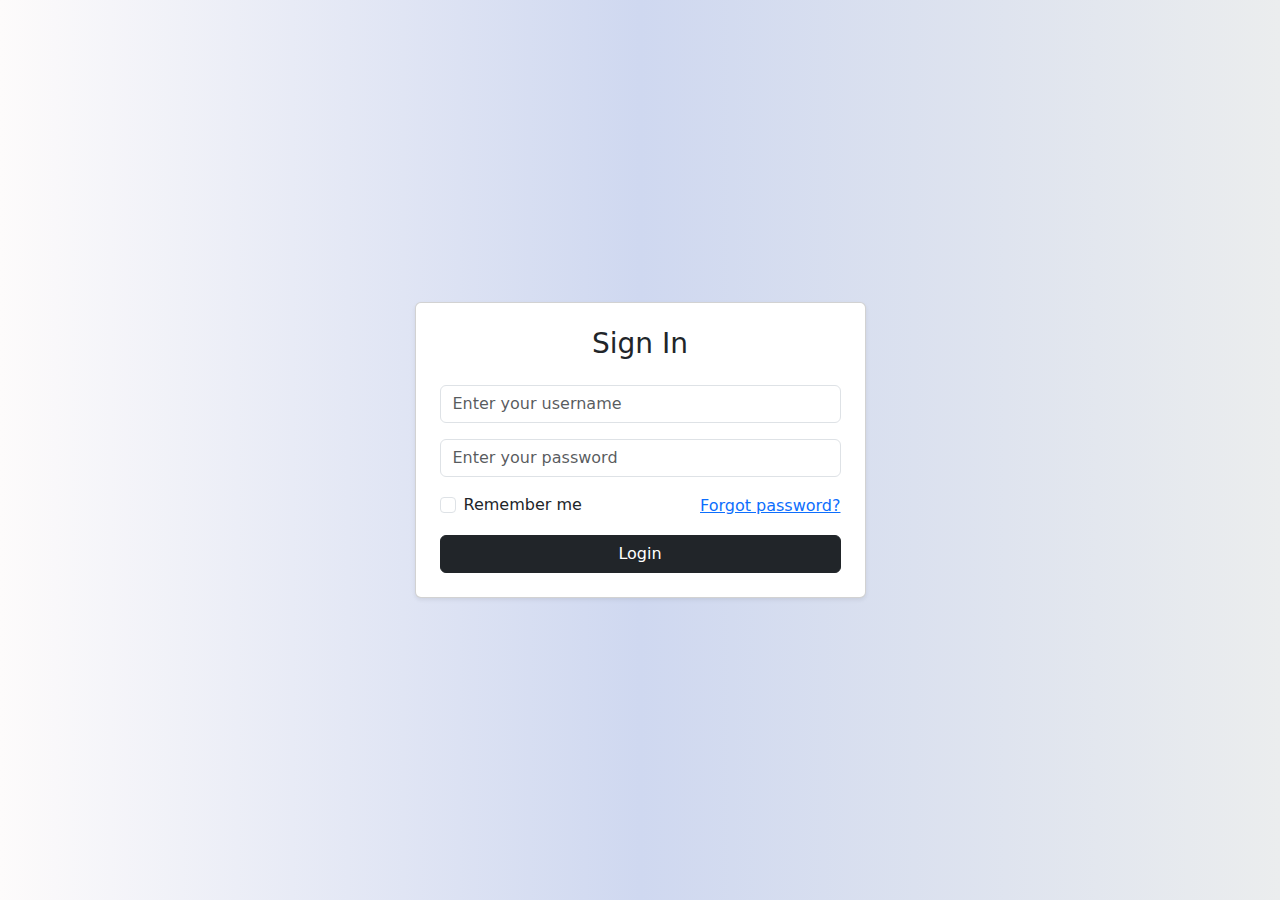
<file: sign.html>
<!DOCTYPE html>
<html lang="en">
<head>
  <meta charset="UTF-8" />
  <meta name="viewport" content="width=device-width, initial-scale=1.0"/>
  <title>Sign In</title>
  <!-- Bootstrap 5 CSS -->
   <link rel="stylesheet" href="sign.css">
  <link href="https://cdn.jsdelivr.net/npm/bootstrap@5.3.3/dist/css/bootstrap.min.css" rel="stylesheet">
</head>
<body>

  <section id="signin" class="vh-100 d-flex align-items-center justify-content-center bg-light">
    <div class="container">
      <div class="row justify-content-center">
        <div class="col-md-6 col-lg-5">
          <div class="card shadow-sm">
            <div class="card-body p-4">
              <h3 class="mb-4 text-center">Sign In</h3>
              <form action="">
                <div class="mb-3">
                  <input type="text" class="form-control" placeholder="Enter your username" required>
                </div>
                <div class="mb-3">
                  <input type="password" class="form-control" placeholder="Enter your password" required>
                </div>
                <div class="d-flex justify-content-between align-items-center mb-3">
                  <div class="form-check">
                    <input type="checkbox" class="form-check-input" id="rememberMe">
                    <label class="form-check-label" for="rememberMe">Remember me</label>
                  </div>
                  <a href="#">Forgot password?</a>
                </div>
                <div class="d-grid">
                  <a href="page2.html" class="btn btn-dark">Login</a>
                </div>
              </form>
              <!-- Optional Register Link -->
              <!--
              <div class="text-center mt-3">
                <p>Don't have an account? <a href="#">Register</a></p>
              </div>
              -->
            </div>
          </div>
        </div>
      </div>
    </div>
  </section>

  <!-- Bootstrap 5 JS Bundle -->
  <script src="https://cdn.jsdelivr.net/npm/bootstrap@5.3.3/dist/js/bootstrap.bundle.min.js"></script>
</body>
</html>
</file>
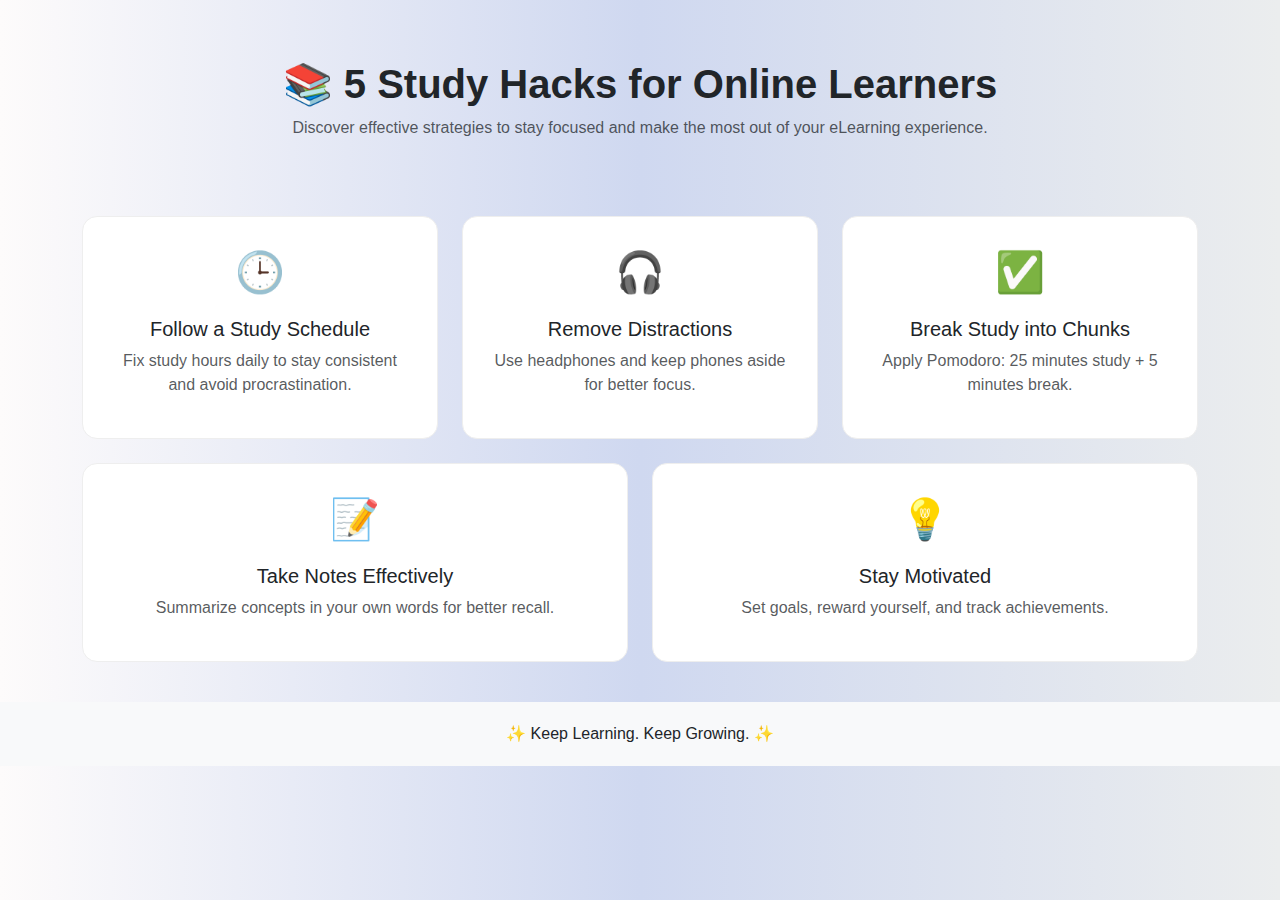
<file: tip1.html>
<!DOCTYPE html>
<html lang="en">
<head>
  <meta charset="UTF-8">
  <meta name="viewport" content="width=device-width, initial-scale=1.0">
  <title>5 Study Hacks for Online Learners</title>
  <!-- Bootstrap CSS -->
  <link href="https://cdn.jsdelivr.net/npm/bootstrap@5.3.2/dist/css/bootstrap.min.css" rel="stylesheet">
  <style>
    body {
      font-family: 'Segoe UI', sans-serif;
        background: linear-gradient(to right, #fdfbfb, #cfd8f0, #ebedee);
    }
    .hero {
      text-align: center;
      padding: 60px 20px;
    }
    .hack-box {
      background-color: white;
      border: 1px solid #eee;
      border-radius: 15px;
      padding: 25px;
      text-align: center;
      transition: all 0.2s ease;
    }
    .hack-box:hover {
      transform: translateY(-5px);
      box-shadow: 0 6px 15px rgba(0,0,0,0.08);
    }
    .hack-icon {
      font-size: 40px;
      margin-bottom: 15px;
      color: #0d6efd;
    }
    footer {
      background: #f8f9fa;
      padding: 20px 0;
      margin-top: 40px;
    }
  </style>
</head>
<body>

  <!-- Hero Section -->
  <section class="hero">
    <h1 class="fw-bold">📚 5 Study Hacks for Online Learners</h1>
    <p class="text-muted">Discover effective strategies to stay focused and make the most out of your eLearning experience.</p>
  </section>

  <!-- Hacks Section -->
  <div class="container">
    <div class="row g-4">
      
      <div class="col-md-4">
        <div class="hack-box">
          <div class="hack-icon">🕒</div>
          <h5>Follow a Study Schedule</h5>
          <p class="text-muted">Fix study hours daily to stay consistent and avoid procrastination.</p>
        </div>
      </div>

      <div class="col-md-4">
        <div class="hack-box">
          <div class="hack-icon">🎧</div>
          <h5>Remove Distractions</h5>
          <p class="text-muted">Use headphones and keep phones aside for better focus.</p>
        </div>
      </div>

      <div class="col-md-4">
        <div class="hack-box">
          <div class="hack-icon">✅</div>
          <h5>Break Study into Chunks</h5>
          <p class="text-muted">Apply Pomodoro: 25 minutes study + 5 minutes break.</p>
        </div>
      </div>

      <div class="col-md-6">
        <div class="hack-box">
          <div class="hack-icon">📝</div>
          <h5>Take Notes Effectively</h5>
          <p class="text-muted">Summarize concepts in your own words for better recall.</p>
        </div>
      </div>

      <div class="col-md-6">
        <div class="hack-box">
          <div class="hack-icon">💡</div>
          <h5>Stay Motivated</h5>
          <p class="text-muted">Set goals, reward yourself, and track achievements.</p>
        </div>
      </div>

    </div>
  </div>

  <!-- Footer -->
  <footer class="text-center">
    <p class="mb-0">✨ Keep Learning. Keep Growing. ✨</p>
  </footer>

  <!-- Bootstrap JS -->
  <script src="https://cdn.jsdelivr.net/npm/bootstrap@5.3.2/dist/js/bootstrap.bundle.min.js"></script>
</body>
</html>
</file>
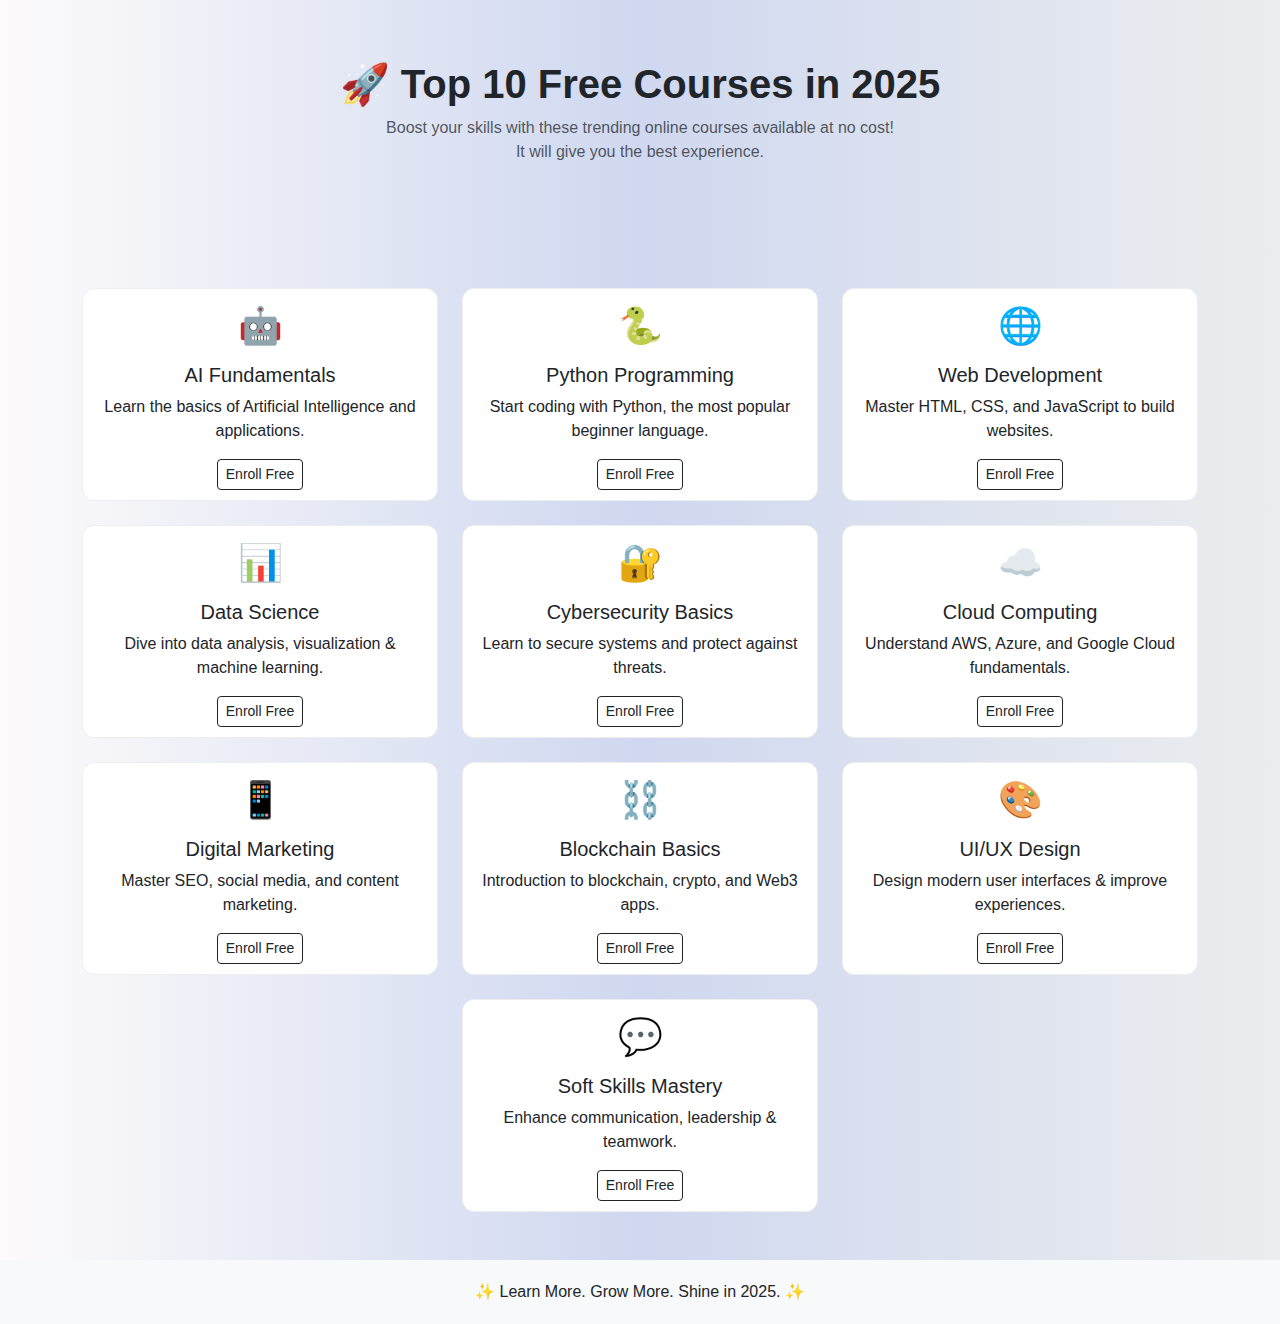
<file: tip2.html>
<!DOCTYPE html>
<html lang="en">
<head>
  <meta charset="UTF-8">
  <meta name="viewport" content="width=device-width, initial-scale=1.0">
  <title>Top 10 Free Courses in 2025</title>
  <!-- Bootstrap CSS -->
  <link href="https://cdn.jsdelivr.net/npm/bootstrap@5.3.2/dist/css/bootstrap.min.css" rel="stylesheet">
  <style>
    body {
      font-family: 'Segoe UI', sans-serif;
      background: linear-gradient(to right, #fdfbfb, #cfd8f0, #ebedee);
    }
    .hero {
      text-align: center;
      padding: 60px 20px;
    }
    .course-card {
      background: white;
      border-radius: 12px;
      border: 1px solid #eee;
      padding: 10px;
      transition: all 0.2s ease;
      height: 100%;
    }
    .course-card:hover {
      transform: translateY(-5px);
      box-shadow: 0 6px 15px rgba(0,0,0,0.08);
    }
    .course-icon {
      font-size: 36px;
      margin-bottom: 10px;
      color: #0d6efd;
    }
    footer {
      background: #f8f9fa;
      padding: 20px 0;
      margin-top: 40px;
    }
  </style>
</head>
<body>

  <!-- Hero Section -->
  <section class="hero">
    <h1 class="fw-bold">🚀 Top 10 Free Courses in 2025</h1>
    <p class="text-muted">Boost your skills with these trending online courses available at no cost! <br> It will give you the best experience.</p>
  </section>

  <!-- Courses Section -->
  <div class="container my-5">
    <div class="row g-4">

      <!-- Course 1 -->
      <div class="col-md-4">
        <div class="course-card text-center">
          <div class="course-icon">🤖</div>
          <h5>AI Fundamentals</h5>
          <p class="text-dark">Learn the basics of Artificial Intelligence and applications.</p>
          <a href="#" class="btn btn-outline-dark btn-sm">Enroll Free</a>
        </div>
      </div>

      <!-- Course 2 -->
      <div class="col-md-4">
        <div class="course-card text-center">
          <div class="course-icon">🐍</div>
          <h5>Python Programming</h5>
          <p class="text-dark">Start coding with Python, the most popular beginner language.</p>
          <a href="#" class="btn btn-outline-dark btn-sm">Enroll Free</a>
        </div>
      </div>

      <!-- Course 3 -->
      <div class="col-md-4">
        <div class="course-card text-center">
          <div class="course-icon">🌐</div>
          <h5>Web Development</h5>
          <p class="text-dark">Master HTML, CSS, and JavaScript to build websites.</p>
          <a href="#" class="btn btn-outline-dark btn-sm">Enroll Free</a>
        </div>
      </div>

      <!-- Course 4 -->
      <div class="col-md-4">
        <div class="course-card text-center">
          <div class="course-icon">📊</div>
          <h5>Data Science</h5>
          <p class="text-dark">Dive into data analysis, visualization & machine learning.</p>
          <a href="#" class="btn btn-outline-dark btn-sm">Enroll Free</a>
        </div>
      </div>

      <!-- Course 5 -->
      <div class="col-md-4">
        <div class="course-card text-center">
          <div class="course-icon">🔐</div>
          <h5>Cybersecurity Basics</h5>
          <p class="text-dark">Learn to secure systems and protect against threats.</p>
          <a href="#" class="btn btn-outline-dark btn-sm">Enroll Free</a>
        </div>
      </div>

      <!-- Course 6 -->
      <div class="col-md-4">
        <div class="course-card text-center">
          <div class="course-icon">☁️</div>
          <h5>Cloud Computing</h5>
          <p class="text-dark">Understand AWS, Azure, and Google Cloud fundamentals.</p>
          <a href="#" class="btn btn-outline-dark btn-sm">Enroll Free</a>
        </div>
      </div>

      <!-- Course 7 -->
      <div class="col-md-4">
        <div class="course-card text-center">
          <div class="course-icon">📱</div>
          <h5>Digital Marketing</h5>
          <p class="text-dark">Master SEO, social media, and content marketing.</p>
          <a href="#" class="btn btn-outline-dark btn-sm">Enroll Free</a>
        </div>
      </div>

      <!-- Course 8 -->
      <div class="col-md-4">
        <div class="course-card text-center">
          <div class="course-icon">⛓️</div>
          <h5>Blockchain Basics</h5>
          <p class="text-dark">Introduction to blockchain, crypto, and Web3 apps.</p>
          <a href="#" class="btn btn-outline-dark btn-sm">Enroll Free</a>
        </div>
      </div>

      <!-- Course 9 -->
      <div class="col-md-4">
        <div class="course-card text-center">
          <div class="course-icon">🎨</div>
          <h5>UI/UX Design</h5>
          <p class="text-dark">Design modern user interfaces & improve experiences.</p>
          <a href="#" class="btn btn-outline-dark btn-sm">Enroll Free</a>
        </div>
      </div>

      <!-- Course 10 -->
      <div class="col-md-4 mx-auto">
        <div class="course-card text-center">
          <div class="course-icon">💬</div>
          <h5>Soft Skills Mastery</h5>
          <p class="text-dark">Enhance communication, leadership & teamwork.</p>
          <a href="#" class="btn btn-outline-dark btn-sm">Enroll Free</a>
        </div>
      </div>

    </div>
  </div>

  <!-- Footer -->
  <footer class="text-center">
    <p class="mb-0">✨ Learn More. Grow More. Shine in 2025. ✨</p>
  </footer>

  <!-- Bootstrap JS -->
  <script src="https://cdn.jsdelivr.net/npm/bootstrap@5.3.2/dist/js/bootstrap.bundle.min.js"></script>
</body>
</html>
</file>
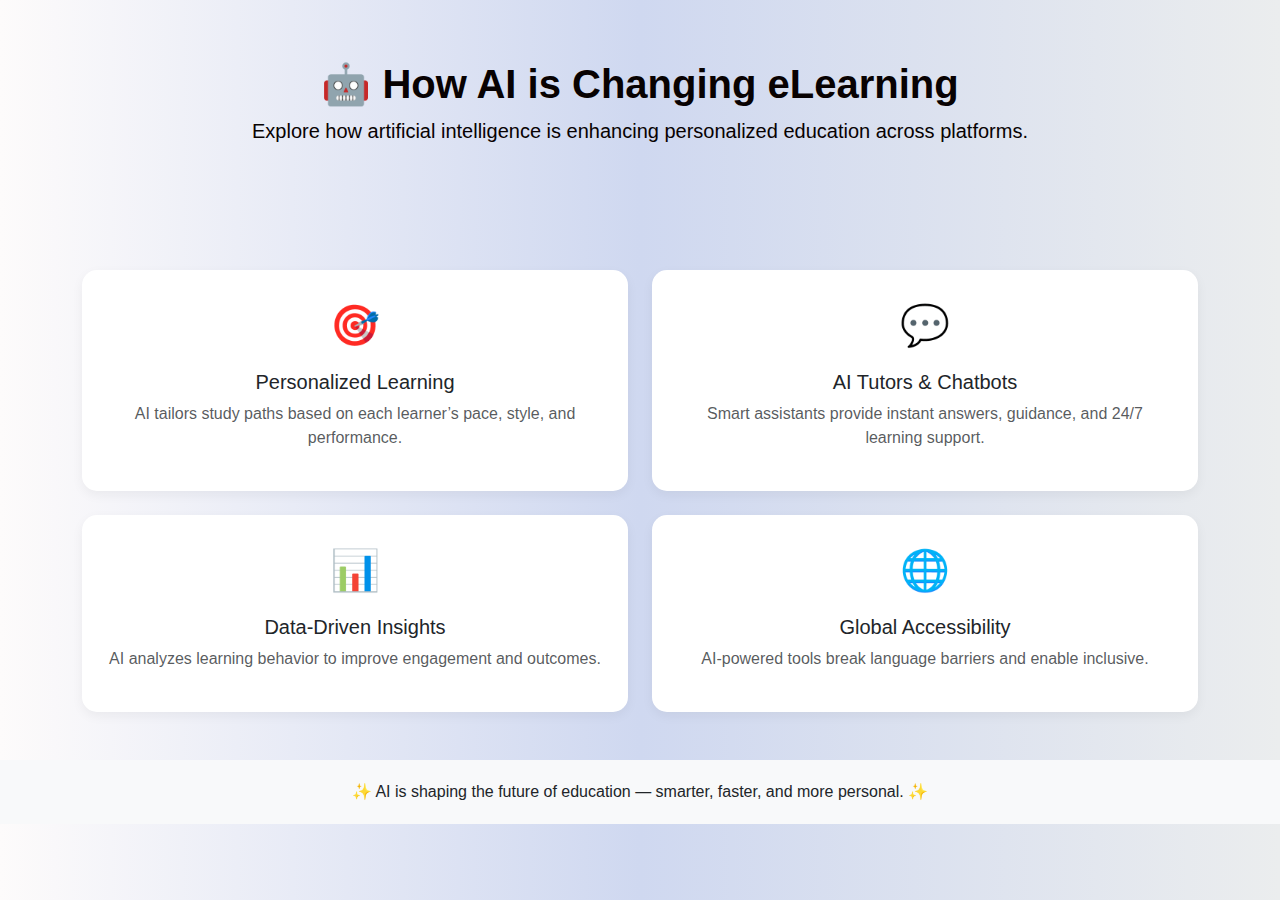
<file: tip3.html>
<!DOCTYPE html>
<html lang="en">
<head>
  <meta charset="UTF-8">
  <meta name="viewport" content="width=device-width, initial-scale=1.0">
  <title>How AI is Changing eLearning</title>
  <!-- Bootstrap CSS -->
  <link href="https://cdn.jsdelivr.net/npm/bootstrap@5.3.2/dist/css/bootstrap.min.css" rel="stylesheet">
  <style>
    body {
      font-family: 'Segoe UI', sans-serif;
      background-color: #fdfdfd;
      background: linear-gradient(to right, #fdfbfb, #cfd8f0, #ebedee);
    }
    .hero {
      text-align: center;
      padding: 60px 20px;
      background: linear-gradient(to right, #fdfbfb, #cfd8f0, #ebedee);
      color: rgb(8, 2, 2);
      border-radius: 0 0 30px 30px;
    }
    .feature-card {
      border: none;
      border-radius: 15px;
      padding: 25px;
      text-align: center;
      background: #fff;
      box-shadow: 0 4px 12px rgba(0,0,0,0.05);
      transition: transform 0.2s ease;
    }
    .feature-card:hover {
      transform: translateY(-5px);
    }
    .feature-icon {
      font-size: 40px;
      color: #0d6efd;
      margin-bottom: 15px;
    }
    footer {
      background: #f8f9fa;
      padding: 20px 0;
      margin-top: 40px;
    }
  </style>
</head>
<body>

  <!-- Hero Section -->
  <section class="hero">
    <h1 class="fw-bold">🤖 How AI is Changing eLearning</h1>
    <p class="lead">Explore how artificial intelligence is enhancing personalized education across platforms.</p>
  </section>

  <!-- Features Section -->
  <div class="container my-5">
    <div class="row g-4">

      <!-- Feature 1 -->
      <div class="col-md-6">
        <div class="feature-card">
          <div class="feature-icon">🎯</div>
          <h5>Personalized Learning</h5>
          <p class="text-muted">AI tailors study paths based on each learner’s pace, style, and performance.</p>
        </div>
      </div>

      <!-- Feature 2 -->
      <div class="col-md-6">
        <div class="feature-card">
          <div class="feature-icon">💬</div>
          <h5>AI Tutors & Chatbots</h5>
          <p class="text-muted">Smart assistants provide instant answers, guidance, and 24/7 learning support.</p>
        </div>
      </div>

      <!-- Feature 3 -->
      <div class="col-md-6">
        <div class="feature-card">
          <div class="feature-icon">📊</div>
          <h5>Data-Driven Insights</h5>
          <p class="text-muted">AI analyzes learning behavior to improve engagement and outcomes.</p>
        </div>
      </div>

      <!-- Feature 4 -->
      <div class="col-md-6">
        <div class="feature-card">
          <div class="feature-icon">🌐</div>
          <h5>Global Accessibility</h5>
          <p class="text-muted">AI-powered tools break language barriers and enable inclusive.</p>
        </div>
      </div>

    </div>
  </div>

  <!-- Footer -->
  <footer class="text-center">
    <p class="mb-0">✨ AI is shaping the future of education — smarter, faster, and more personal. ✨</p>
  </footer>

  <!-- Bootstrap JS -->
  <script src="https://cdn.jsdelivr.net/npm/bootstrap@5.3.2/dist/js/bootstrap.bundle.min.js"></script>
</body>
</html>
</file>
<file: style1.css>
*{
    margin: 0;
    padding: 0;
    font-family: Arial, Helvetica, sans-serif; 
    /* background-color: #e0f7fa; */
    /* background: linear-gradient(to right, #fdfbfb, #ebedee); */    
}
.navbar{
    color: white;

    background-color: #020000;

}
#mynavbar a{
    color: white;
    border-bottom: 2px solid transparent;

}
#mynavbar a:hover{

    border-bottom: 2px solid white;
}
/* #mynavbar a.active{
    color: red; 
  font-weight: bold;

} */
.nav-item{
    padding-left:10px;
}

#home{
    /* background: linear-gradient(to right, #fdfbfb, #dce3f4, #ebedee); */
    /* background-color: white; */
    background: linear-gradient(to right, #fdfbfb, #cfd8f0, #ebedee);
 

    color: rgb(7, 0, 0);
    word-spacing: 2px;
    text-align: justify;    
    min-height: 100vh; 
      
}
#home h1{
    font-size: 60px;
}
#home p{
    font-size: 20px;
}
#home img{
    margin-top: 10px;
    border-radius: 40px;
}
#online{
    /* background: linear-gradient(to right, #fdfbfb, #dce3f4, #ebedee); */
    /* background-color: white; */
      background: linear-gradient(to right, #fdfbfb, #cfd8f0, #ebedee);
    color: rgb(7, 0, 0);
    word-spacing: 2px;
    text-align: justify;    
    min-height: 100vh; 

      
}
#online img{
    margin-top: 10px;
    border-radius: 40px;
}

#online h2{
    font-size: 40px;
}
#online p{
    font-size: 20px;
}
#online ul li{
    font-size: 20px;
}
#view{
    /* background: linear-gradient(to right, #fdfbfb, #dce3f4, #ebedee); */
    font-size: black;
      background: linear-gradient(to right, #fdfbfb, #cfd8f0, #ebedee);
}
#view h1{
    font-size: 50px;
}
#view p{
    font-size: 20px;
}

  .card img{
    padding: 10px;
  }
  #courses{
      background: linear-gradient(to right, #fdfbfb, #cfd8f0, #ebedee);
    /* background: linear-gradient(to right, #fdfbfb, #dce3f4, #ebedee); */
  }
#courses h1{
    font-weight: bold;
}
/* .col-lg-4{
    border-radius: 20px;
} */
.course-card {
      background: linear-gradient(to right, #fdfbfb, #cfd8f0, #ebedee);
    /* background: linear-gradient(to right, #fdfbfb, #dce3f4, #ebedee); */
  box-shadow: 0 0 20px 5px rgba(19, 1, 1, 0.1); /* equal on all sides */
  border: none;
  border-radius: 20px;
  transition: transform 0.3s ease, box-shadow 0.3s ease;
}

.course-card:hover {
  transform: translateY(-5px);
  box-shadow: 0 0 25px 8px rgba(19, 1, 1, 0.15);
}

.course-card .card-img-top {
  height: 200px;
  object-fit: cover;
}

.course-card .card-body {
  display: flex;
  flex-direction: column;
  justify-content: space-between;
  flex-grow: 1;
}

.course-price {
  color: #28a745; /* Bootstrap green */
  font-weight: bold;
  margin-top: 5px;
}

.card-footer {
      background: linear-gradient(to right, #fdfbfb, #cfd8f0, #ebedee);
    /* background: linear-gradient(to right, #fdfbfb, #dce3f4, #ebedee); */
  background: transparent;
  border-top: none;
}
/* button{
   margin: 20px;
    text-align: center;
    align-items: center;
} */
 #topcat{
    background: linear-gradient(to right, #fdfbfb, #cfd8f0, #ebedee);
 }
#topcat a{
    border-radius: 20px;
}
#topcat .card {
  box-shadow: 0 0 20px 4px rgba(0, 0, 0, 0.08);
  transition: transform 0.3s ease;
  border: none;
  border-radius: 10px;
}

#topcat .card:hover {
  transform: translateY(-5px);
}
/* why */
#why{
    /* background: linear-gradient(to right, #fdfbfb, #dce3f4, #ebedee); */
    /* background-color: white; */
    background: linear-gradient(to right, #fdfbfb, #cfd8f0, #ebedee);
 

    color: rgb(7, 0, 0);
    word-spacing: 2px;
    text-align: justify;    
    min-height: 100vh; 
      
}
#why h1{
    font-size: 40px;
}
/* #why ul li{
    font-size: 15px;
} */
#why img{
    margin-top: 10px;
    border-radius: 40px;
}
/* #why img{
    margin: 50px;
} */
#footer{
    color: #020000;
    background: linear-gradient(to right, #fdfbfb, #cfd8f0, #ebedee);

}
#footer p a{
    text-align: left;

}
</file>
<file: Courses.css>
*{
    margin: 0;
    padding: 0;
    font-family: Arial, Helvetica, sans-serif; 
    /* background-color: #e0f7fa; */
    /* background: linear-gradient(to right, #fdfbfb, #ebedee); */    
}
.navbar{
    color: white;

    background-color: #020000;

}
#mynavbar a{
    color: white;
    border-bottom: 2px solid transparent;

}
#mynavbar a:hover{

    border-bottom: 2px solid white;
}
.nav-item{
    padding-left:10px;
}
/* home */
#hero{
     background: linear-gradient(to right, #fdfbfb, #cfd8f0, #ebedee);
     color: #020000;
}
#hero .display-4{
    color: #020000;
}
#hero .lead{
    color: #020000;
}
#why{
  background: linear-gradient(to right, #fdfbfb, #cfd8f0, #ebedee);
     color: #020000; 

}

.card img{
    padding: 10px;
  }
   #courses{
      background: linear-gradient(to right, #fdfbfb, #cfd8f0, #ebedee);
    /* background: linear-gradient(to right, #fdfbfb, #dce3f4, #ebedee); */
  }
#courses h1{
    font-weight: bold;
}
.course-card {
      background: linear-gradient(to right, #fdfbfb, #cfd8f0, #ebedee);
    /* background: linear-gradient(to right, #fdfbfb, #dce3f4, #ebedee); */
  box-shadow: 0 0 20px 5px rgba(19, 1, 1, 0.1); /* equal on all sides */
  border: none;
  border-radius: 20px;
  transition: transform 0.3s ease, box-shadow 0.3s ease;
}

.course-card:hover {
  transform: translateY(-5px);
  box-shadow: 0 0 25px 8px rgba(19, 1, 1, 0.15);
}

.course-card .card-img-top {
  height: 200px;
  object-fit: cover;
}

.course-card .card-body {
  display: flex;
  flex-direction: column;
  justify-content: space-between;
  flex-grow: 1;
}

.course-price {
  color: #28a745; /* Bootstrap green */
  font-weight: bold;
  margin-top: 5px;
}

.card-footer {
      background: linear-gradient(to right, #fdfbfb, #cfd8f0, #ebedee);
    /* background: linear-gradient(to right, #fdfbfb, #dce3f4, #ebedee); */
  background: transparent;
}
#footer{
    color: #020000;
    background: linear-gradient(to right, #fdfbfb, #cfd8f0, #ebedee);

}
#footer p a{
    text-align: left;

}
</file>
<file: blog.css>
*{
    margin: 0;
    padding: 0;
}
.navbar{
    color: white;

    background-color: #020000;

}
#mynavbar a{
    color: white;
    border-bottom: 2px solid transparent;

}
#mynavbar a:hover{

    border-bottom: 2px solid white;
}
.nav-item{
    padding-left:10px;
}
#B1{
     background: linear-gradient(to right, #fdfbfb, #cfd8f0, #ebedee);
}
#blg{
       background: linear-gradient(to right, #fdfbfb, #cfd8f0, #ebedee);
    }
.form-section {
    background: linear-gradient(to right, #fdfbfb, #cfd8f0, #ebedee);
    padding: 40px;
    border-radius: 8px;
    box-shadow: 0 4px 8px rgba(0,0,0,0.05);
    }
    #hero {
      background: linear-gradient(to right, #fdfbfb, #cfd8f0, #ebedee);
      padding: 60px 0;
      text-align: center;
    }
    .blog-card img {
      max-height: 200px;
      object-fit: cover;
    }
    #footer{
    color: #020000;
    background: linear-gradient(to right, #fdfbfb, #cfd8f0, #ebedee);

}
#footer p a{
    text-align: left;

}
.card{
      background: linear-gradient(to right, #fdfbfb, #cfd8f0, #ebedee);
}
</file>
<file: contact.css>
*{
    margin: 0;
    padding: 0;
}

.navbar{
    color: white;

    background-color: #020000;

}
#mynavbar a{
    color: white;
    border-bottom: 2px solid transparent;

}
#mynavbar a:hover{

    border-bottom: 2px solid white;
}
.nav-item{
    padding-left:10px;
}
#contactus {
    padding: 50px 0;
    background: linear-gradient(to right, #fdfbfb, #cfd8f0, #ebedee);
}
 .formbg {
      background: linear-gradient(to right, #fdfbfb, #cfd8f0, #ebedee);
      padding: 30px;
      border-radius: 10px;
      box-shadow: 0 0 15px rgba(0, 0, 0, 0.1);
    }

    .thks h4 {
      font-weight: bold;
      color: #0d6efd;
    }

    .form input {
      width: 100%;
      padding: 10px;
      border-radius: 5px;
      border: 1px solid #ced4da;
    }

    .form label {
      font-weight: 500;
    }
    #footer{
    color: #020000;
    background: linear-gradient(to right, #fdfbfb, #cfd8f0, #ebedee);

}
#footer p a{
    text-align: left;

}
</file>
<file: sign.css>
*{
    margin: 0;
    padding: 0;
}
#signin{
    background: linear-gradient(to right, #fdfbfb, #cfd8f0, #ebedee);
}
.container{
    border-radius: 20px;
}
</file>
